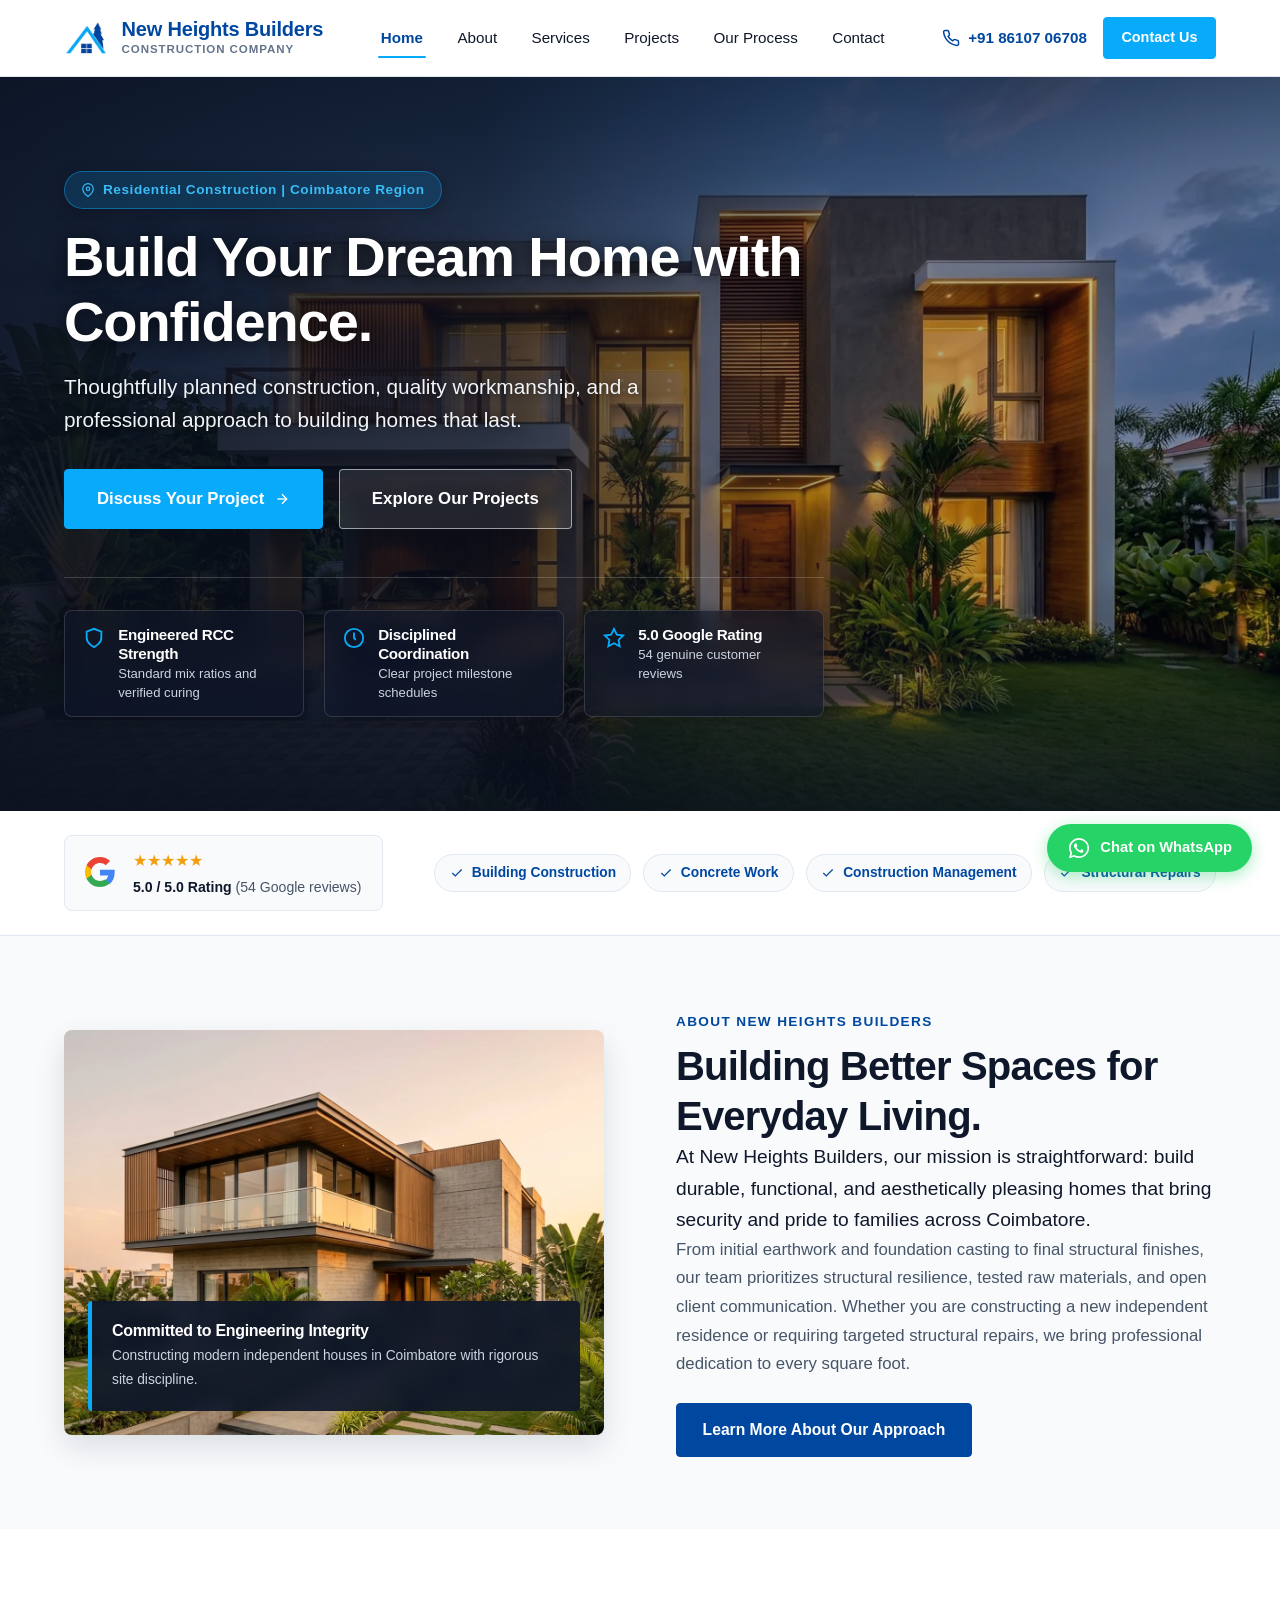
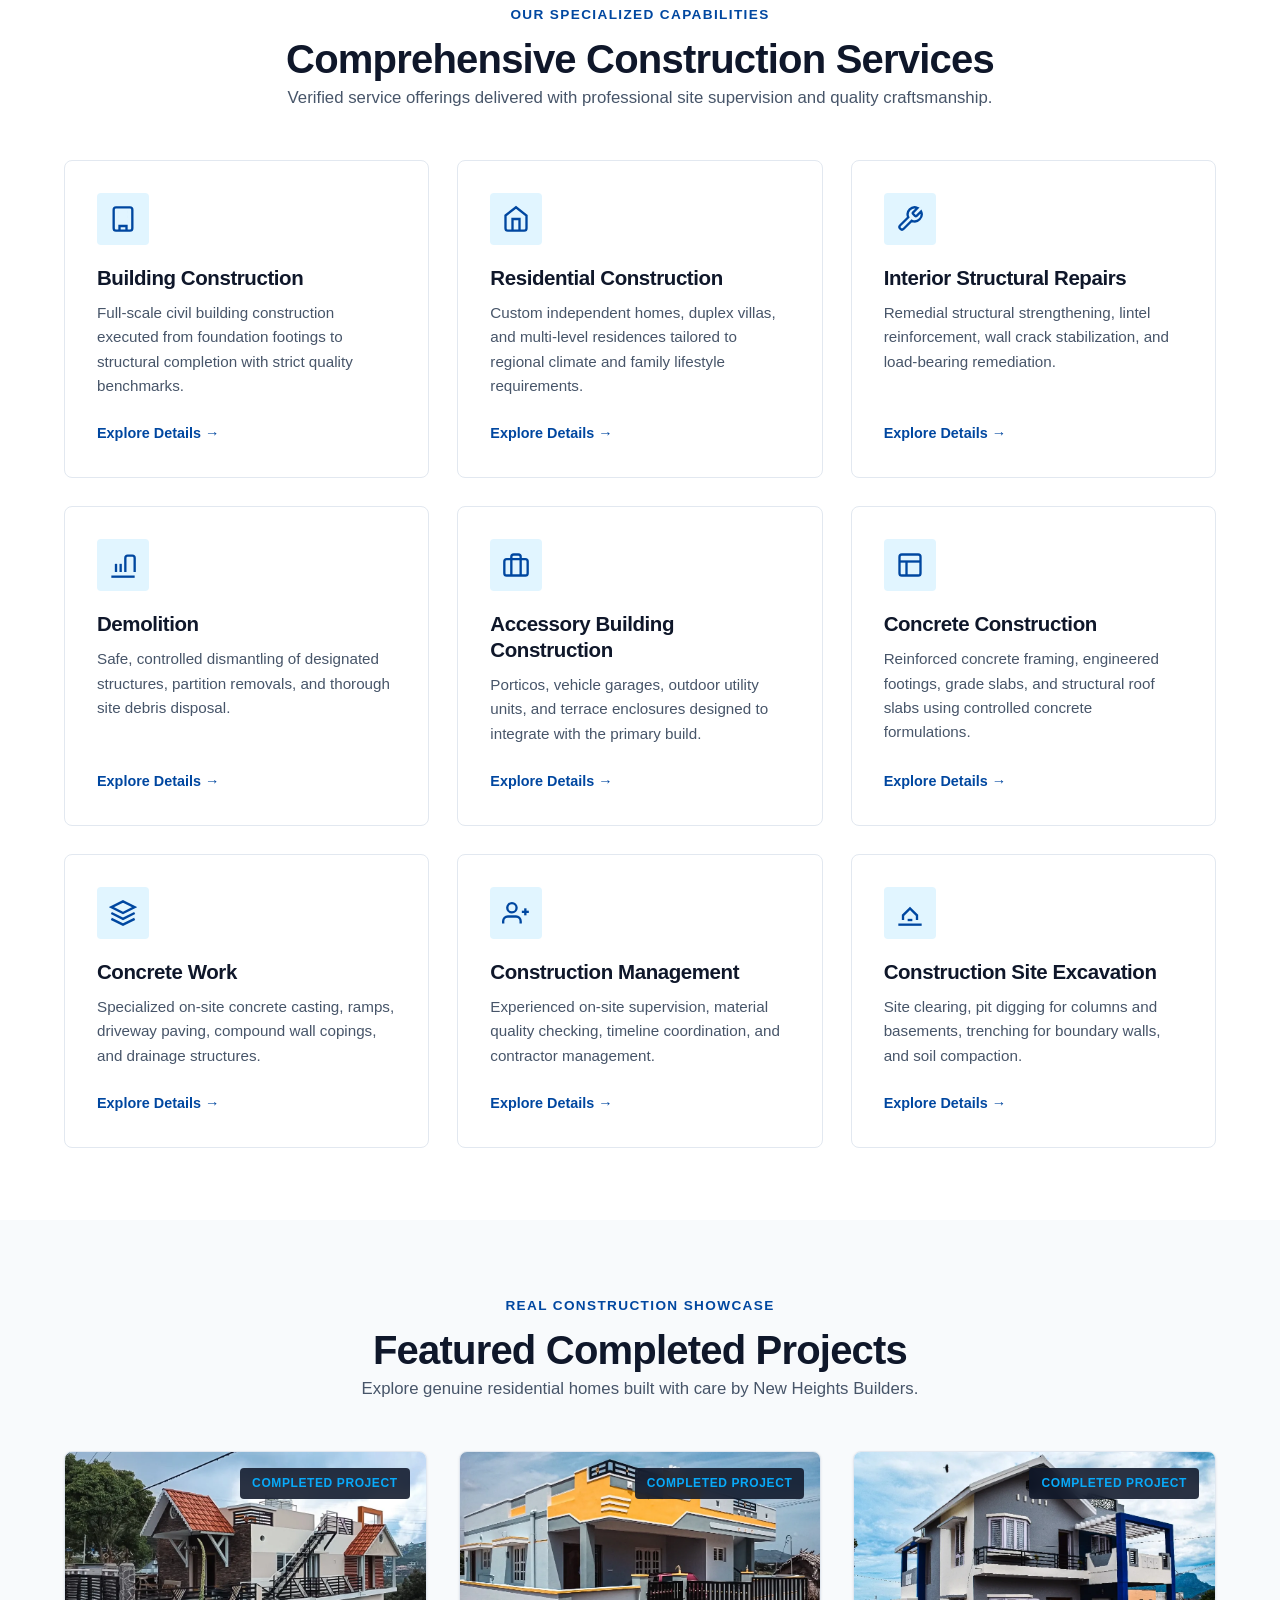
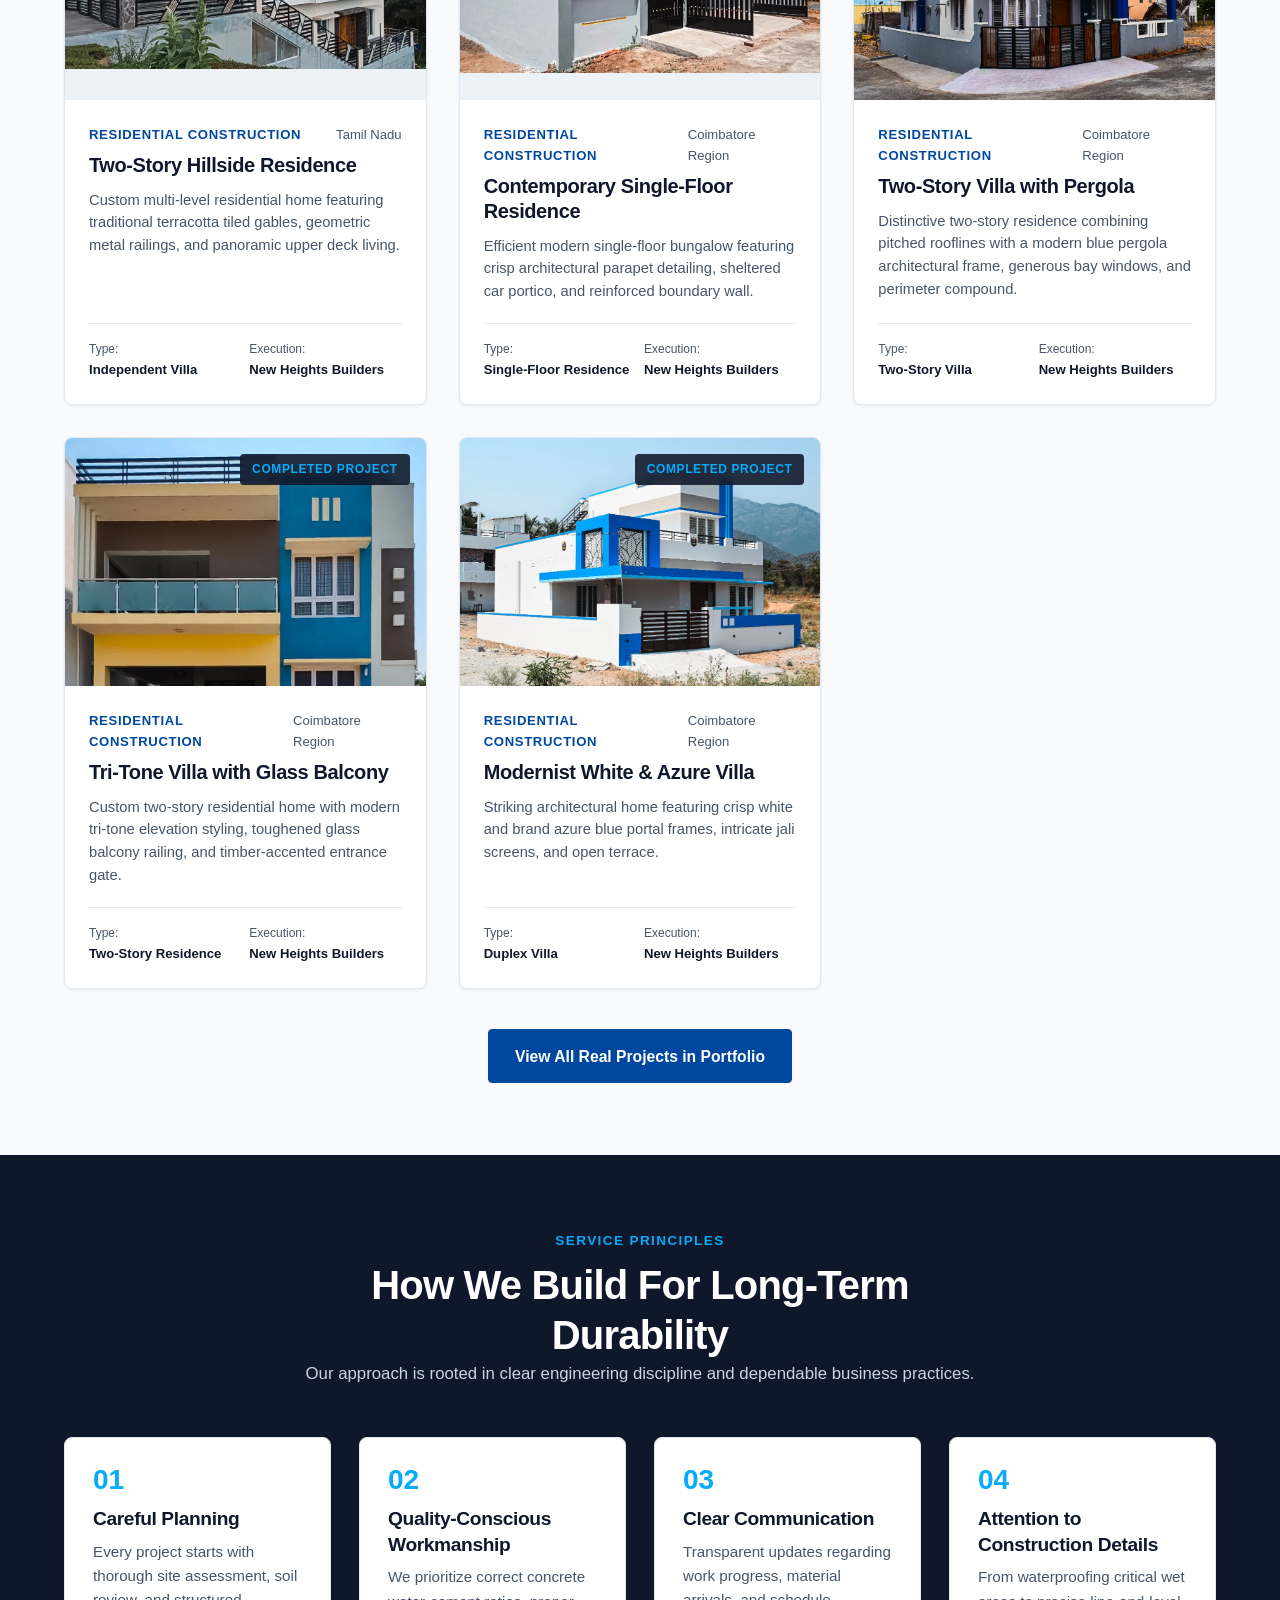
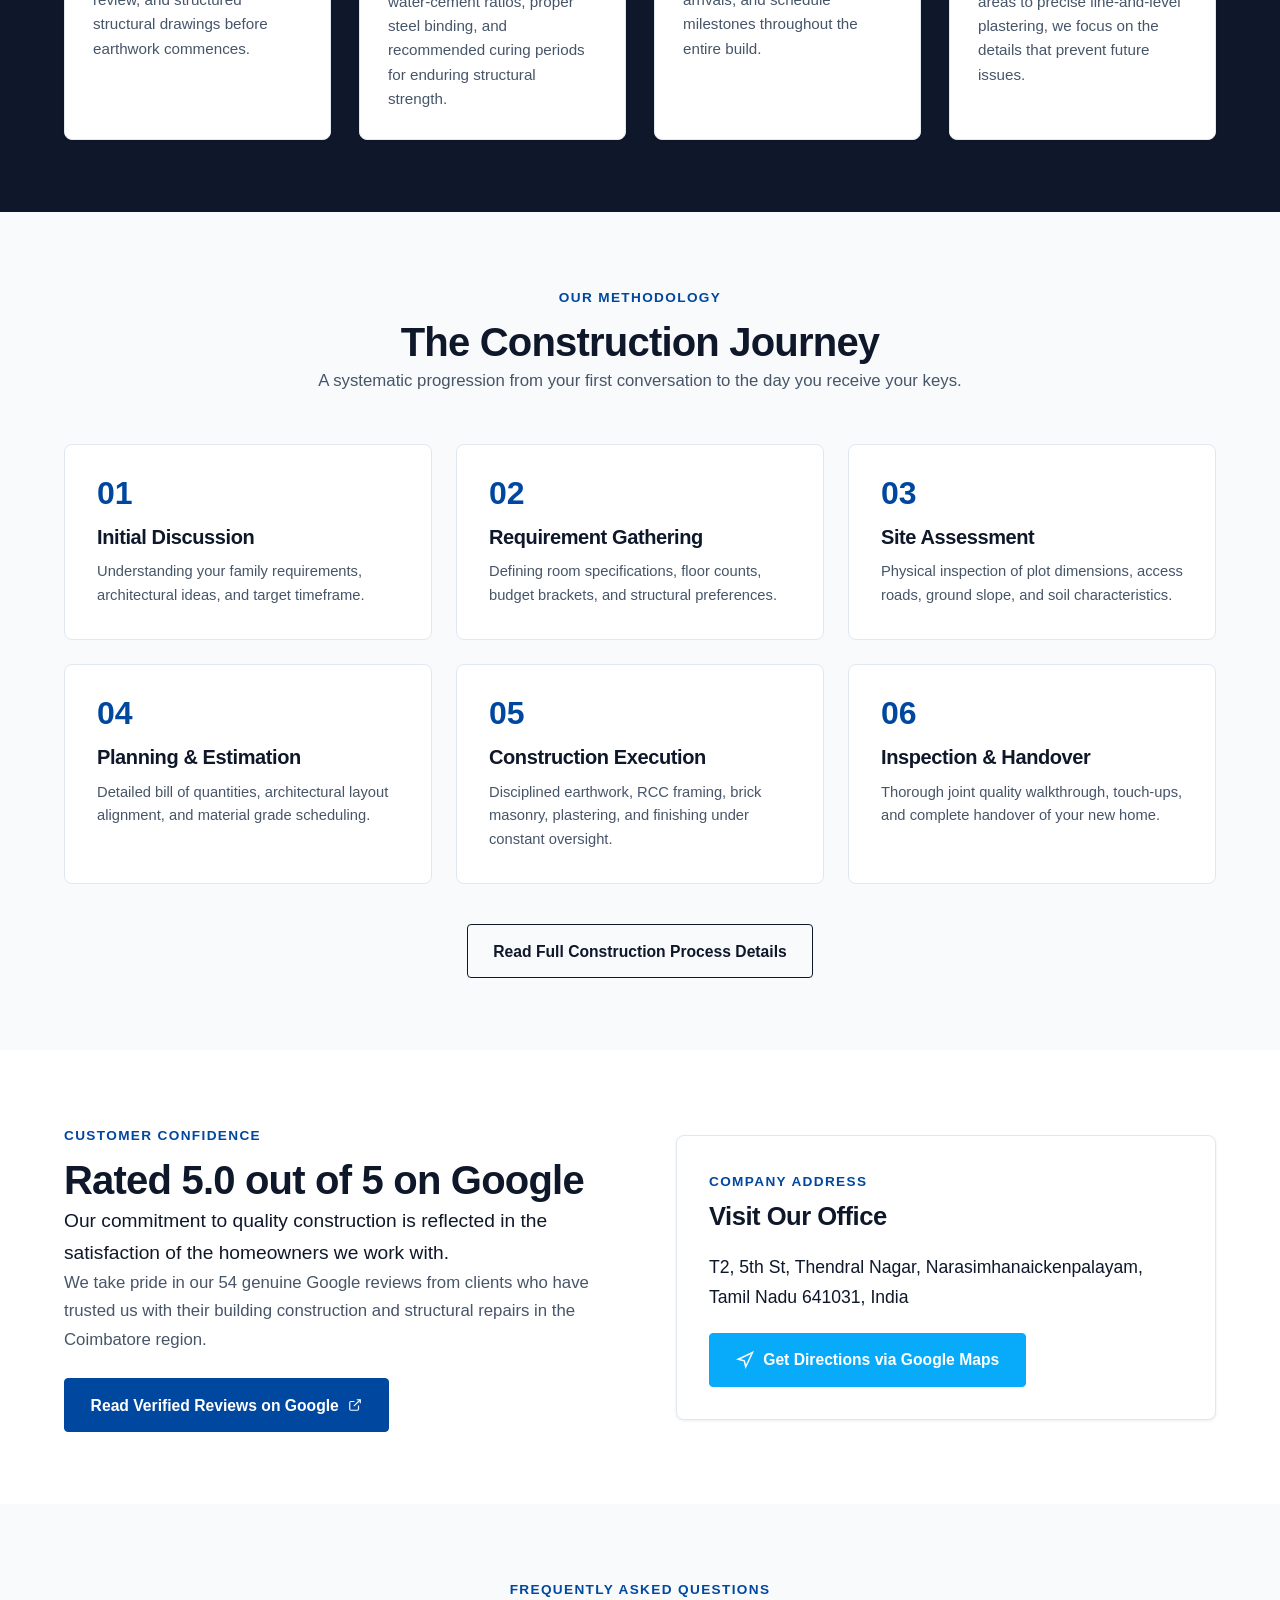
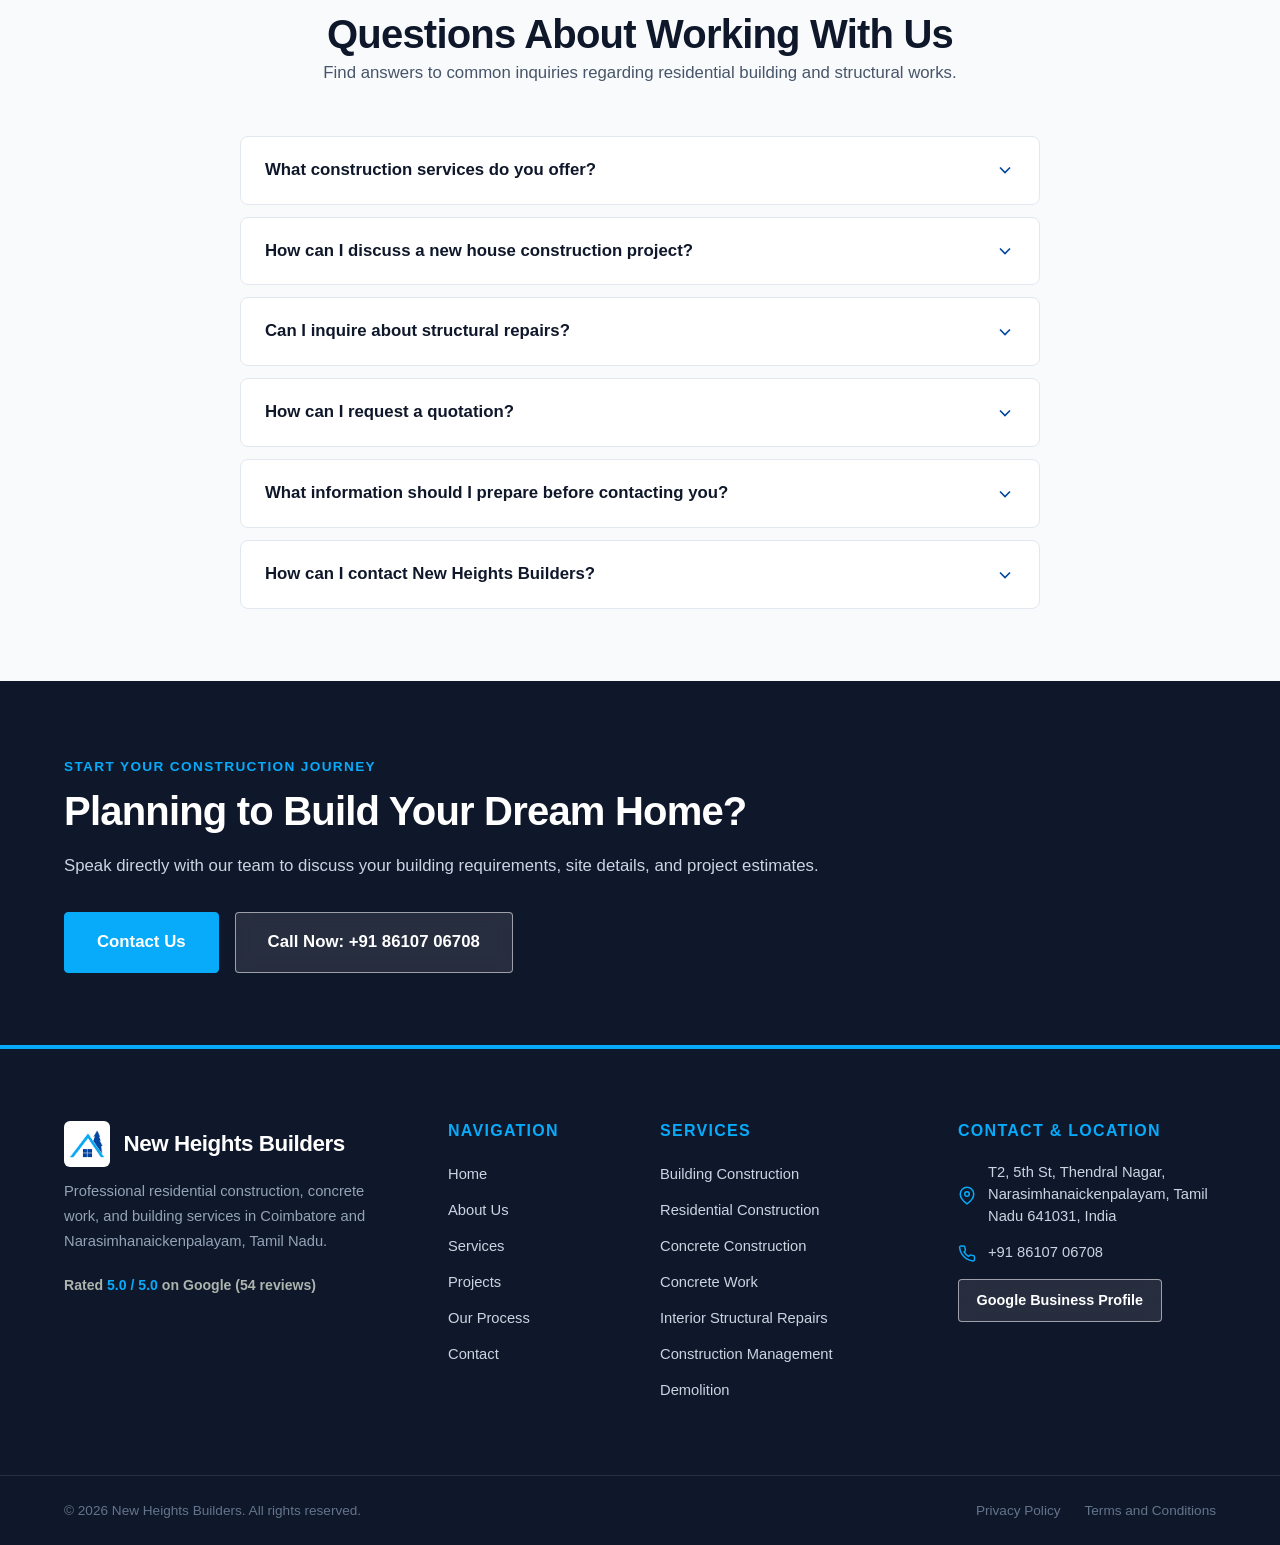
<file: index.html>
<!DOCTYPE html>
<html lang="en">

<head>
  <meta charset="UTF-8">
  <meta name="viewport" content="width=device-width, initial-scale=1.0">
  <title>New Heights Builders | Residential Construction in Coimbatore</title>
  <meta name="description"
    content="New Heights Builders provides quality residential building construction, concrete work, and structural repairs in Coimbatore and Narasimhanaickenpalayam. Rated 5.0 on Google.">
  <meta name="keywords"
    content="House construction in Coimbatore, Residential construction in Coimbatore, Building contractors in Coimbatore, Concrete construction services, Construction services in Narasimhanaickenpalayam">

  <!-- Open Graph / Social Media -->
  <meta property="og:type" content="website">
  <meta property="og:title" content="New Heights Builders | Residential Construction in Coimbatore">
  <meta property="og:description"
    content="Thoughtfully planned construction, quality workmanship, and a professional approach to building homes that last. Rated 5.0 out of 5 on Google.">
  <meta property="og:image" content="assets/images/og-image.jpg">

  <!-- Favicon -->
  <link rel="icon" type="image/png" href="assets/icons/favicon.png">
  <link rel="icon" type="image/svg+xml" href="assets/icons/favicon.svg">

  <!-- Stylesheets (Strictly relative paths for GitHub Pages) -->
  <link rel="stylesheet" href="css/styles.css">
  <link rel="stylesheet" href="css/responsive.css">

  <!-- Schema.org Structured Data -->
  <script type="application/ld+json">
  {
    "@context": "https://schema.org",
    "@type": "GeneralContractor",
    "name": "New Heights Builders",
    "telephone": "+918610706708",
    "address": {
      "@type": "PostalAddress",
      "streetAddress": "T2, 5th St, Thendral Nagar",
      "addressLocality": "Narasimhanaickenpalayam, Coimbatore",
      "addressRegion": "Tamil Nadu",
      "postalCode": "641031",
      "addressCountry": "IN"
    },
    "geo": {
      "@type": "GeoCoordinates",
      "latitude": 11.1128,
      "longitude": 76.9452
    },
    "aggregateRating": {
      "@type": "AggregateRating",
      "ratingValue": "5.0",
      "reviewCount": "54",
      "bestRating": "5",
      "worstRating": "1"
    },
    "priceRange": "$$"
  }
  </script>
</head>

<body>
  <!-- Skip to Main Content for Accessibility -->
  <a href="#main-content" class="skip-link">Skip to main content</a>

  <!-- Header -->
  <header class="site-header" role="banner">
    <div class="container header-inner">
      <a href="index.html" class="brand-link" aria-label="New Heights Builders - Return to homepage">
        <img src="assets/icons/logo.png" alt="New Heights Builders Logo" class="brand-logo-img" width="44" height="44">
        <div class="brand-meta">
          <span class="brand-name">New Heights Builders</span>
          <span class="brand-sub">Construction Company</span>
        </div>
      </a>

      <!-- Primary Navigation -->
      <nav id="primary-nav" class="nav-menu" role="navigation" aria-label="Main Navigation">
        <a href="index.html" class="nav-link active" aria-current="page">Home</a>
        <a href="about.html" class="nav-link">About</a>
        <a href="services.html" class="nav-link">Services</a>
        <a href="projects.html" class="nav-link">Projects</a>
        <a href="process.html" class="nav-link">Our Process</a>
        <a href="contact.html" class="nav-link">Contact</a>
      </nav>

      <div class="header-actions">
        <a href="tel:+918610706708" class="header-phone-link" data-config="phone-link"
          aria-label="Call New Heights Builders at +91 86107 06708">
          <svg width="18" height="18" viewBox="0 0 24 24" fill="none" stroke="currentColor" stroke-width="2"
            aria-hidden="true">
            <path
              d="M22 16.92v3a2 2 0 0 1-2.18 2 19.79 19.79 0 0 1-8.63-3.07 19.5 19.5 0 0 1-6-6 19.79 19.79 0 0 1-3.07-8.67A2 2 0 0 1 4.11 2h3a2 2 0 0 1 2 1.72 12.84 12.84 0 0 0 .7 2.81 2 2 0 0 1-.45 2.11L8.09 9.91a16 16 0 0 0 6 6l1.27-1.27a2 2 0 0 1 2.11-.45 12.84 12.84 0 0 0 2.81.7A2 2 0 0 1 22 16.92z">
            </path>
          </svg>
          <span data-config="phone">+91 86107 06708</span>
        </a>
        <a href="contact.html" class="btn btn-amber btn-sm">Contact Us</a>
        <button id="menu-toggle" class="menu-toggle" aria-expanded="false" aria-controls="primary-nav"
          aria-label="Open navigation menu">
          <svg class="menu-icon" viewBox="0 0 24 24" fill="none" stroke="currentColor" stroke-width="2"
            aria-hidden="true">
            <line x1="3" y1="12" x2="21" y2="12"></line>
            <line x1="3" y1="6" x2="21" y2="6"></line>
            <line x1="3" y1="18" x2="21" y2="18"></line>
          </svg>
        </button>
      </div>
    </div>
  </header>

  <main id="main-content">
    <!-- SECTION A: HERO -->
    <section class="hero" aria-labelledby="hero-heading">
      <div class="hero-backdrop">
        <picture>
          <source srcset="assets/images/hero-house.webp" type="image/webp">
          <img src="assets/images/hero-house.jpg"
            alt="Modern contemporary residential villa built with quality architectural construction" width="1600"
            height="900" fetchpriority="high">
        </picture>
        <div class="hero-gradient" aria-hidden="true"></div>
      </div>

      <div class="container hero-container">
        <div class="hero-content">
          <div class="hero-badge">
            <svg width="14" height="14" viewBox="0 0 24 24" fill="none" stroke="currentColor" stroke-width="2"
              aria-hidden="true">
              <path d="M21 10c0 7-9 13-9 13s-9-6-9-13a9 9 0 0 1 18 0z"></path>
              <circle cx="12" cy="10" r="3"></circle>
            </svg>
            <span>Residential Construction | Coimbatore Region</span>
          </div>

          <h1 id="hero-heading" class="hero-title">Build Your Dream Home with Confidence.</h1>
          <p class="hero-desc">Thoughtfully planned construction, quality workmanship, and a professional approach to
            building homes that last.</p>

          <div class="btn-group">
            <a href="contact.html" class="btn btn-amber btn-lg">
              <span>Discuss Your Project</span>
              <span class="btn-icon">
                <svg width="16" height="16" viewBox="0 0 24 24" fill="none" stroke="currentColor" stroke-width="2"
                  aria-hidden="true">
                  <line x1="5" y1="12" x2="19" y2="12"></line>
                  <polyline points="12 5 19 12 12 19"></polyline>
                </svg>
              </span>
            </a>
            <a href="projects.html" class="btn btn-outline-light btn-lg">Explore Our Projects</a>
          </div>

          <div class="hero-features">
            <div class="hero-feat-item">
              <div class="hero-feat-icon">
                <svg width="22" height="22" viewBox="0 0 24 24" fill="none" stroke="currentColor" stroke-width="2"
                  aria-hidden="true">
                  <path d="M12 22s8-4 8-10V5l-8-3-8 3v7c0 6 8 10 8 10z"></path>
                </svg>
              </div>
              <div class="hero-feat-text">
                <h4>Engineered RCC Strength</h4>
                <p>Standard mix ratios and verified curing</p>
              </div>
            </div>
            <div class="hero-feat-item">
              <div class="hero-feat-icon">
                <svg width="22" height="22" viewBox="0 0 24 24" fill="none" stroke="currentColor" stroke-width="2"
                  aria-hidden="true">
                  <circle cx="12" cy="12" r="10"></circle>
                  <polyline points="12 6 12 12 14 14"></polyline>
                </svg>
              </div>
              <div class="hero-feat-text">
                <h4>Disciplined Coordination</h4>
                <p>Clear project milestone schedules</p>
              </div>
            </div>
            <div class="hero-feat-item">
              <div class="hero-feat-icon">
                <svg width="22" height="22" viewBox="0 0 24 24" fill="none" stroke="currentColor" stroke-width="2"
                  aria-hidden="true">
                  <polygon
                    points="12 2 15.09 8.26 22 9.27 17 14.14 18.18 21.02 12 17.77 5.82 21.02 7 14.14 2 9.27 8.91 8.26 12 2">
                  </polygon>
                </svg>
              </div>
              <div class="hero-feat-text">
                <h4>5.0 Google Rating</h4>
                <p>54 genuine customer reviews</p>
              </div>
            </div>
          </div>
        </div>
      </div>
    </section>

    <!-- SECTION B: BUSINESS HIGHLIGHTS & GOOGLE RATING -->
    <section class="trust-bar" aria-label="Business Highlights">
      <div class="container trust-inner">
        <!-- Google rating box -->
        <a href="https://maps.google.com/?q=New+Heights+Builders+Narasimhanaickenpalayam+Coimbatore" target="_blank"
          rel="noopener noreferrer" class="google-review-badge" data-config="google-url"
          aria-label="Read genuine 5.0 Google reviews for New Heights Builders">
          <div class="google-logo-box">
            <svg viewBox="0 0 24 24" width="30" height="30" aria-hidden="true">
              <path fill="#4285F4"
                d="M23.745 12.27c0-.7-.06-1.4-.19-2.07H12v4.51h6.6c-.29 1.52-1.14 2.82-2.4 3.68v3.05h3.88c2.27-2.09 3.665-5.17 3.665-9.17z" />
              <path fill="#34A853"
                d="M12 24c3.24 0 5.95-1.08 7.93-2.91l-3.88-3.05c-1.08.72-2.45 1.16-4.05 1.16-3.12 0-5.77-2.1-6.72-4.93H1.25v3.15C3.26 21.36 7.33 24 12 24z" />
              <path fill="#FBBC05"
                d="M5.28 14.27c-.25-.72-.38-1.49-.38-2.27s.13-1.55.38-2.27V6.58H1.25C.45 8.16 0 9.94 0 12s.45 3.84 1.25 5.42l4.03-3.15z" />
              <path fill="#EA4335"
                d="M12 4.75c1.77 0 3.35.61 4.6 1.8l3.42-3.42C17.95 1.19 15.24 0 12 0 7.33 0 3.26 2.64 1.25 6.58l4.03 3.15c.95-2.83 3.6-4.98 6.72-4.98z" />
            </svg>
          </div>
          <div>
            <div class="google-stars" aria-hidden="true">
              ★★★★★
            </div>
            <div class="google-meta">
              <strong data-config="google-rating">5.0</strong> / 5.0 Rating <span>(<span
                  data-config="google-reviews">54</span> Google reviews)</span>
            </div>
          </div>
        </a>

        <!-- Highlight pills -->
        <div class="highlights-pill-group">
          <span class="highlight-pill">
            <svg width="14" height="14" viewBox="0 0 24 24" fill="none" stroke="currentColor" stroke-width="2"
              aria-hidden="true">
              <polyline points="20 6 9 17 4 12"></polyline>
            </svg>
            Building Construction
          </span>
          <span class="highlight-pill">
            <svg width="14" height="14" viewBox="0 0 24 24" fill="none" stroke="currentColor" stroke-width="2"
              aria-hidden="true">
              <polyline points="20 6 9 17 4 12"></polyline>
            </svg>
            Concrete Work
          </span>
          <span class="highlight-pill">
            <svg width="14" height="14" viewBox="0 0 24 24" fill="none" stroke="currentColor" stroke-width="2"
              aria-hidden="true">
              <polyline points="20 6 9 17 4 12"></polyline>
            </svg>
            Construction Management
          </span>
          <span class="highlight-pill">
            <svg width="14" height="14" viewBox="0 0 24 24" fill="none" stroke="currentColor" stroke-width="2"
              aria-hidden="true">
              <polyline points="20 6 9 17 4 12"></polyline>
            </svg>
            Structural Repairs
          </span>
        </div>
      </div>
    </section>

    <!-- SECTION C: ABOUT INTRODUCTION -->
    <section class="section" aria-labelledby="about-intro-heading">
      <div class="container">
        <div class="split-grid">
          <div class="split-image-wrap">
            <picture>
              <source srcset="assets/images/about-house.webp" type="image/webp">
              <img src="assets/images/about-house.jpg"
                alt="Architectural design and structural concrete craftsmanship by New Heights Builders" loading="lazy"
                width="800" height="600">
            </picture>
            <div class="split-overlay-card">
              <h4>Committed to Engineering Integrity</h4>
              <p>Constructing modern independent houses in Coimbatore with rigorous site discipline.</p>
            </div>
          </div>

          <div class="split-content">
            <span class="eyebrow">About New Heights Builders</span>
            <h2 id="about-intro-heading">Building Better Spaces for Everyday Living.</h2>
            <p class="lead">At New Heights Builders, our mission is straightforward: build durable, functional, and
              aesthetically pleasing homes that bring security and pride to families across Coimbatore.</p>
            <p>From initial earthwork and foundation casting to final structural finishes, our team prioritizes
              structural resilience, tested raw materials, and open client communication. Whether you are constructing a
              new independent residence or requiring targeted structural repairs, we bring professional dedication to
              every square foot.</p>
            <div style="margin-top: 1.5rem;">
              <a href="about.html" class="btn btn-primary">Learn More About Our Approach</a>
            </div>
          </div>
        </div>
      </div>
    </section>

    <!-- SECTION D: CONFIRMED SERVICES -->
    <section class="section section-alt" aria-labelledby="services-heading">
      <div class="container">
        <div class="section-header text-center">
          <span class="eyebrow">Our Specialized Capabilities</span>
          <h2 id="services-heading">Comprehensive Construction Services</h2>
          <p>Verified service offerings delivered with professional site supervision and quality craftsmanship.</p>
        </div>

        <div class="services-grid">
          <!-- 1. Building Construction -->
          <article class="service-card">
            <div class="service-icon-box" aria-hidden="true">
              <svg width="28" height="28" viewBox="0 0 24 24" fill="none" stroke="currentColor" stroke-width="2">
                <rect x="4" y="2" width="16" height="20" rx="2" ry="2"></rect>
                <path d="M9 22v-4h6v4"></path>
                <path d="M8 6h.01"></path>
                <path d="M16 6h.01"></path>
                <path d="M8 10h.01"></path>
                <path d="M16 10h.01"></path>
                <path d="M8 14h.01"></path>
                <path d="M16 14h.01"></path>
              </svg>
            </div>
            <h3>Building Construction</h3>
            <p>Full-scale civil building construction executed from foundation footings to structural completion with
              strict quality benchmarks.</p>
            <a href="services.html#building-construction" class="service-card-link">Explore Details →</a>
          </article>

          <!-- 2. Residential Construction -->
          <article class="service-card">
            <div class="service-icon-box" aria-hidden="true">
              <svg width="28" height="28" viewBox="0 0 24 24" fill="none" stroke="currentColor" stroke-width="2">
                <path d="M3 9l9-7 9 7v11a2 2 0 0 1-2 2H5a2 2 0 0 1-2-2z"></path>
                <polyline points="9 22 9 12 15 12 15 22"></polyline>
              </svg>
            </div>
            <h3>Residential Construction</h3>
            <p>Custom independent homes, duplex villas, and multi-level residences tailored to regional climate and
              family lifestyle requirements.</p>
            <a href="services.html#residential-construction" class="service-card-link">Explore Details →</a>
          </article>

          <!-- 3. Interior Structural Repairs -->
          <article class="service-card">
            <div class="service-icon-box" aria-hidden="true">
              <svg width="28" height="28" viewBox="0 0 24 24" fill="none" stroke="currentColor" stroke-width="2">
                <path
                  d="M14.7 6.3a1 1 0 0 0 0 1.4l1.6 1.6a1 1 0 0 0 1.4 0l3.77-3.77a6 6 0 0 1-7.94 7.94l-6.91 6.91a2.12 2.12 0 0 1-3-3l6.91-6.91a6 6 0 0 1 7.94-7.94l-3.76 3.76z">
                </path>
              </svg>
            </div>
            <h3>Interior Structural Repairs</h3>
            <p>Remedial structural strengthening, lintel reinforcement, wall crack stabilization, and load-bearing
              remediation.</p>
            <a href="services.html#interior-structural-repairs" class="service-card-link">Explore Details →</a>
          </article>

          <!-- 4. Demolition -->
          <article class="service-card">
            <div class="service-icon-box" aria-hidden="true">
              <svg width="28" height="28" viewBox="0 0 24 24" fill="none" stroke="currentColor" stroke-width="2">
                <line x1="2" y1="22" x2="22" y2="22"></line>
                <line x1="6" y1="18" x2="6" y2="11"></line>
                <line x1="10" y1="18" x2="10" y2="11"></line>
                <path d="M14 18V6a2 2 0 0 1 2-2h4a2 2 0 0 1 2 2v12"></path>
              </svg>
            </div>
            <h3>Demolition</h3>
            <p>Safe, controlled dismantling of designated structures, partition removals, and thorough site debris
              disposal.</p>
            <a href="services.html#demolition" class="service-card-link">Explore Details →</a>
          </article>

          <!-- 5. Accessory Building Construction -->
          <article class="service-card">
            <div class="service-icon-box" aria-hidden="true">
              <svg width="28" height="28" viewBox="0 0 24 24" fill="none" stroke="currentColor" stroke-width="2">
                <rect x="2" y="7" width="20" height="14" rx="2" ry="2"></rect>
                <path d="M16 21V5a2 2 0 0 0-2-2h-4a2 2 0 0 0-2 2v16"></path>
              </svg>
            </div>
            <h3>Accessory Building Construction</h3>
            <p>Porticos, vehicle garages, outdoor utility units, and terrace enclosures designed to integrate with the
              primary build.</p>
            <a href="services.html#accessory-building-construction" class="service-card-link">Explore Details →</a>
          </article>

          <!-- 6. Concrete Construction -->
          <article class="service-card">
            <div class="service-icon-box" aria-hidden="true">
              <svg width="28" height="28" viewBox="0 0 24 24" fill="none" stroke="currentColor" stroke-width="2">
                <rect x="3" y="3" width="18" height="18" rx="2"></rect>
                <line x1="3" y1="9" x2="21" y2="9"></line>
                <line x1="9" y1="21" x2="9" y2="9"></line>
              </svg>
            </div>
            <h3>Concrete Construction</h3>
            <p>Reinforced concrete framing, engineered footings, grade slabs, and structural roof slabs using controlled
              concrete formulations.</p>
            <a href="services.html#concrete-construction" class="service-card-link">Explore Details →</a>
          </article>

          <!-- 7. Concrete Work -->
          <article class="service-card">
            <div class="service-icon-box" aria-hidden="true">
              <svg width="28" height="28" viewBox="0 0 24 24" fill="none" stroke="currentColor" stroke-width="2">
                <path d="M12 2L2 7l10 5 10-5-10-5z"></path>
                <path d="M2 17l10 5 10-5"></path>
                <path d="M2 12l10 5 10-5"></path>
              </svg>
            </div>
            <h3>Concrete Work</h3>
            <p>Specialized on-site concrete casting, ramps, driveway paving, compound wall copings, and drainage
              structures.</p>
            <a href="services.html#concrete-work" class="service-card-link">Explore Details →</a>
          </article>

          <!-- 8. Construction Management -->
          <article class="service-card">
            <div class="service-icon-box" aria-hidden="true">
              <svg width="28" height="28" viewBox="0 0 24 24" fill="none" stroke="currentColor" stroke-width="2">
                <path d="M16 21v-2a4 4 0 0 0-4-4H5a4 4 0 0 0-4 4v2"></path>
                <circle cx="8.5" cy="7.5" r="4"></circle>
                <line x1="20" y1="8" x2="20" y2="14"></line>
                <line x1="23" y1="11" x2="17" y2="11"></line>
              </svg>
            </div>
            <h3>Construction Management</h3>
            <p>Experienced on-site supervision, material quality checking, timeline coordination, and contractor
              management.</p>
            <a href="services.html#construction-management" class="service-card-link">Explore Details →</a>
          </article>

          <!-- 9. Construction Site Excavation -->
          <article class="service-card">
            <div class="service-icon-box" aria-hidden="true">
              <svg width="28" height="28" viewBox="0 0 24 24" fill="none" stroke="currentColor" stroke-width="2">
                <path d="M2 22h20"></path>
                <path d="M6 18v-4l6-6 6 6v4"></path>
                <path d="M10 18h4"></path>
              </svg>
            </div>
            <h3>Construction Site Excavation</h3>
            <p>Site clearing, pit digging for columns and basements, trenching for boundary walls, and soil compaction.
            </p>
            <a href="services.html#construction-site-excavation" class="service-card-link">Explore Details →</a>
          </article>
        </div>
      </div>
    </section>

    <!-- SECTION E: FEATURED REAL PROJECTS -->
    <section class="section" aria-labelledby="featured-projects-heading">
      <div class="container">
        <div class="section-header text-center">
          <span class="eyebrow">Real Construction Showcase</span>
          <h2 id="featured-projects-heading">Featured Completed Projects</h2>
          <p>Explore genuine residential homes built with care by New Heights Builders.</p>
        </div>

        <div class="projects-grid">
          <!-- Real Project 1 -->
          <article class="project-card">
            <div class="project-media">
              <picture>
                <source srcset="assets/images/project-01.webp" type="image/webp">
                <img src="assets/images/project-01.jpg"
                  alt="Two-story hillside residence with terracotta tile gables built by New Heights Builders"
                  loading="lazy" width="600" height="420">
              </picture>
              <span class="project-badge">Completed Project</span>
            </div>
            <div class="project-body">
              <div class="project-meta">
                <span class="project-category">Residential Construction</span>
                <span class="project-loc">Tamil Nadu</span>
              </div>
              <h3 class="project-title">Two-Story Hillside Residence</h3>
              <p class="project-desc">Custom multi-level residential home featuring traditional terracotta tiled gables,
                geometric metal railings, and panoramic upper deck living.</p>
              <div class="project-specs">
                <div class="spec-item"><span class="spec-label">Type:</span><span class="spec-val">Independent
                    Villa</span></div>
                <div class="spec-item"><span class="spec-label">Execution:</span><span class="spec-val">New Heights
                    Builders</span></div>
              </div>
            </div>
          </article>

          <!-- Real Project 2 -->
          <article class="project-card">
            <div class="project-media">
              <picture>
                <source srcset="assets/images/project-02.webp" type="image/webp">
                <img src="assets/images/project-02.jpg"
                  alt="Contemporary single-floor home with ochre parapet built by New Heights Builders" loading="lazy"
                  width="600" height="420">
              </picture>
              <span class="project-badge">Completed Project</span>
            </div>
            <div class="project-body">
              <div class="project-meta">
                <span class="project-category">Residential Construction</span>
                <span class="project-loc">Coimbatore Region</span>
              </div>
              <h3 class="project-title">Contemporary Single-Floor Residence</h3>
              <p class="project-desc">Efficient modern single-floor bungalow featuring crisp architectural parapet
                detailing, sheltered car portico, and reinforced boundary wall.</p>
              <div class="project-specs">
                <div class="spec-item"><span class="spec-label">Type:</span><span class="spec-val">Single-Floor
                    Residence</span></div>
                <div class="spec-item"><span class="spec-label">Execution:</span><span class="spec-val">New Heights
                    Builders</span></div>
              </div>
            </div>
          </article>

          <!-- Real Project 5 -->
          <article class="project-card">
            <div class="project-media">
              <picture>
                <source srcset="assets/images/project-05.webp" type="image/webp">
                <img src="assets/images/project-05.jpg"
                  alt="Contemporary villa with royal blue pergola portal built by New Heights Builders" loading="lazy"
                  width="600" height="420">
              </picture>
              <span class="project-badge">Completed Project</span>
            </div>
            <div class="project-body">
              <div class="project-meta">
                <span class="project-category">Residential Construction</span>
                <span class="project-loc">Coimbatore Region</span>
              </div>
              <h3 class="project-title">Two-Story Villa with Pergola</h3>
              <p class="project-desc">Distinctive two-story residence combining pitched rooflines with a modern blue
                pergola architectural frame, generous bay windows, and perimeter compound.</p>
              <div class="project-specs">
                <div class="spec-item"><span class="spec-label">Type:</span><span class="spec-val">Two-Story
                    Villa</span></div>
                <div class="spec-item"><span class="spec-label">Execution:</span><span class="spec-val">New Heights
                    Builders</span></div>
              </div>
            </div>
          </article>

          <!-- Real Project 6 -->
          <article class="project-card">
            <div class="project-media">
              <picture>
                <source srcset="assets/images/project-06.webp" type="image/webp">
                <img src="assets/images/project-06.jpg"
                  alt="Contemporary two-story house with azure blue and yellow elevation accents built by New Heights Builders"
                  loading="lazy" width="600" height="420">
              </picture>
              <span class="project-badge">Completed Project</span>
            </div>
            <div class="project-body">
              <div class="project-meta">
                <span class="project-category">Residential Construction</span>
                <span class="project-loc">Coimbatore Region</span>
              </div>
              <h3 class="project-title">Tri-Tone Villa with Glass Balcony</h3>
              <p class="project-desc">Custom two-story residential home with modern tri-tone elevation styling,
                toughened glass balcony railing, and timber-accented entrance gate.</p>
              <div class="project-specs">
                <div class="spec-item"><span class="spec-label">Type:</span><span class="spec-val">Two-Story
                    Residence</span></div>
                <div class="spec-item"><span class="spec-label">Execution:</span><span class="spec-val">New Heights
                    Builders</span></div>
              </div>
            </div>
          </article>

          <!-- Real Project 7 -->
          <article class="project-card">
            <div class="project-media">
              <picture>
                <source srcset="assets/images/project-07.webp" type="image/webp">
                <img src="assets/images/project-07.jpg"
                  alt="Modernist white and azure blue villa with cuboid architectural frame built by New Heights Builders"
                  loading="lazy" width="600" height="420">
              </picture>
              <span class="project-badge">Completed Project</span>
            </div>
            <div class="project-body">
              <div class="project-meta">
                <span class="project-category">Residential Construction</span>
                <span class="project-loc">Coimbatore Region</span>
              </div>
              <h3 class="project-title">Modernist White & Azure Villa</h3>
              <p class="project-desc">Striking architectural home featuring crisp white and brand azure blue portal
                frames, intricate jali screens, and open terrace.</p>
              <div class="project-specs">
                <div class="spec-item"><span class="spec-label">Type:</span><span class="spec-val">Duplex Villa</span>
                </div>
                <div class="spec-item"><span class="spec-label">Execution:</span><span class="spec-val">New Heights
                    Builders</span></div>
              </div>
            </div>
          </article>
        </div>

        <div style="text-align: center; margin-top: 2.5rem;">
          <a href="projects.html" class="btn btn-primary">View All Real Projects in Portfolio</a>
        </div>
      </div>
    </section>

    <!-- SECTION F: WHY CHOOSE US -->
    <section class="section section-dark" aria-labelledby="principles-heading">
      <div class="container">
        <div class="section-header text-center">
          <span class="eyebrow eyebrow-light">Service Principles</span>
          <h2 id="principles-heading">How We Build For Long-Term Durability</h2>
          <p>Our approach is rooted in clear engineering discipline and dependable business practices.</p>
        </div>

        <div class="principles-grid">
          <div class="principle-card">
            <div class="principle-number">01</div>
            <h3>Careful Planning</h3>
            <p>Every project starts with thorough site assessment, soil review, and structured structural drawings
              before earthwork commences.</p>
          </div>
          <div class="principle-card">
            <div class="principle-number">02</div>
            <h3>Quality-Conscious Workmanship</h3>
            <p>We prioritize correct concrete water-cement ratios, proper steel binding, and recommended curing periods
              for enduring structural strength.</p>
          </div>
          <div class="principle-card">
            <div class="principle-number">03</div>
            <h3>Clear Communication</h3>
            <p>Transparent updates regarding work progress, material arrivals, and schedule milestones throughout the
              entire build.</p>
          </div>
          <div class="principle-card">
            <div class="principle-number">04</div>
            <h3>Attention to Construction Details</h3>
            <p>From waterproofing critical wet areas to precise line-and-level plastering, we focus on the details that
              prevent future issues.</p>
          </div>
        </div>
      </div>
    </section>

    <!-- SECTION G: CONSTRUCTION PROCESS SUMMARY -->
    <section class="section" aria-labelledby="process-heading">
      <div class="container">
        <div class="section-header text-center">
          <span class="eyebrow">Our Methodology</span>
          <h2 id="process-heading">The Construction Journey</h2>
          <p>A systematic progression from your first conversation to the day you receive your keys.</p>
        </div>

        <div class="process-timeline">
          <div class="process-step-card">
            <div class="step-header">
              <span class="step-num">01</span>
            </div>
            <h3>Initial Discussion</h3>
            <p>Understanding your family requirements, architectural ideas, and target timeframe.</p>
          </div>

          <div class="process-step-card">
            <div class="step-header">
              <span class="step-num">02</span>
            </div>
            <h3>Requirement Gathering</h3>
            <p>Defining room specifications, floor counts, budget brackets, and structural preferences.</p>
          </div>

          <div class="process-step-card">
            <div class="step-header">
              <span class="step-num">03</span>
            </div>
            <h3>Site Assessment</h3>
            <p>Physical inspection of plot dimensions, access roads, ground slope, and soil characteristics.</p>
          </div>

          <div class="process-step-card">
            <div class="step-header">
              <span class="step-num">04</span>
            </div>
            <h3>Planning & Estimation</h3>
            <p>Detailed bill of quantities, architectural layout alignment, and material grade scheduling.</p>
          </div>

          <div class="process-step-card">
            <div class="step-header">
              <span class="step-num">05</span>
            </div>
            <h3>Construction Execution</h3>
            <p>Disciplined earthwork, RCC framing, brick masonry, plastering, and finishing under constant oversight.
            </p>
          </div>

          <div class="process-step-card">
            <div class="step-header">
              <span class="step-num">06</span>
            </div>
            <h3>Inspection & Handover</h3>
            <p>Thorough joint quality walkthrough, touch-ups, and complete handover of your new home.</p>
          </div>
        </div>

        <div style="text-align: center; margin-top: 2.5rem;">
          <a href="process.html" class="btn btn-secondary">Read Full Construction Process Details</a>
        </div>
      </div>
    </section>

    <!-- SECTION H & I: GOOGLE REVIEWS & SERVICE AREA / DIRECTIONS -->
    <section class="section section-alt" aria-labelledby="reviews-location-heading">
      <div class="container">
        <div class="split-grid">
          <!-- Google Reviews Info -->
          <div>
            <span class="eyebrow">Customer Confidence</span>
            <h2 id="reviews-location-heading">Rated 5.0 out of 5 on Google</h2>
            <p class="lead">Our commitment to quality construction is reflected in the satisfaction of the homeowners we
              work with.</p>
            <p>We take pride in our 54 genuine Google reviews from clients who have trusted us with their building
              construction and structural repairs in the Coimbatore region.</p>
            <div style="margin-top: 1.5rem;">
              <a href="https://maps.google.com/?q=New+Heights+Builders+Narasimhanaickenpalayam+Coimbatore"
                target="_blank" rel="noopener noreferrer" class="btn btn-primary" data-config="google-url">
                <span>Read Verified Reviews on Google</span>
                <span class="btn-icon">
                  <svg width="14" height="14" viewBox="0 0 24 24" fill="none" stroke="currentColor" stroke-width="2"
                    aria-hidden="true">
                    <path d="M18 13v6a2 2 0 0 1-2 2H5a2 2 0 0 1-2-2V8a2 2 0 0 1 2-2h6"></path>
                    <polyline points="15 3 21 3 21 9"></polyline>
                    <line x1="10" y1="14" x2="21" y2="3"></line>
                  </svg>
                </span>
              </a>
            </div>
          </div>

          <!-- Location & Directions -->
          <div class="location-card">
            <div>
              <span class="eyebrow">Company Address</span>
              <h3>Visit Our Office</h3>
            </div>
            <address class="location-address" data-config="address">
              T2, 5th St, Thendral Nagar,<br>
              Narasimhanaickenpalayam,<br>
              Tamil Nadu 641031, India
            </address>
            <div>
              <a href="https://www.google.com/maps/dir/?api=1&destination=T2,+5th+St,+Thendral+Nagar,+Narasimhanaickenpalayam,+Tamil+Nadu+641031,+India"
                target="_blank" rel="noopener noreferrer" class="btn btn-amber" data-config="directions-url">
                <svg width="18" height="18" viewBox="0 0 24 24" fill="none" stroke="currentColor" stroke-width="2"
                  aria-hidden="true">
                  <polygon points="3 11 22 2 13 21 11 13 3 11"></polygon>
                </svg>
                <span>Get Directions via Google Maps</span>
              </a>
            </div>
          </div>
        </div>
      </div>
    </section>

    <!-- SECTION J: FAQ (ACCESSIBLE ACCORDION) -->
    <section class="section" aria-labelledby="faq-heading">
      <div class="container">
        <div class="section-header text-center">
          <span class="eyebrow">Frequently Asked Questions</span>
          <h2 id="faq-heading">Questions About Working With Us</h2>
          <p>Find answers to common inquiries regarding residential building and structural works.</p>
        </div>

        <div class="accordion-list" role="region" aria-label="Frequently Asked Questions Accordion">
          <!-- FAQ 1 -->
          <div class="accordion-item">
            <button class="accordion-trigger" aria-expanded="false" aria-controls="faq-panel-1" id="faq-trigger-1">
              <span>What construction services do you offer?</span>
              <svg class="accordion-icon" viewBox="0 0 24 24" fill="none" stroke="currentColor" stroke-width="2"
                aria-hidden="true">
                <polyline points="6 9 12 15 18 9"></polyline>
              </svg>
            </button>
            <div class="accordion-panel" id="faq-panel-1" role="region" aria-labelledby="faq-trigger-1" hidden>
              <p>We provide complete building construction, residential construction (independent houses and villas),
                interior structural repairs, concrete construction, specialized concrete work, demolition, accessory
                building construction, construction management, and site excavation.</p>
            </div>
          </div>

          <!-- FAQ 2 -->
          <div class="accordion-item">
            <button class="accordion-trigger" aria-expanded="false" aria-controls="faq-panel-2" id="faq-trigger-2">
              <span>How can I discuss a new house construction project?</span>
              <svg class="accordion-icon" viewBox="0 0 24 24" fill="none" stroke="currentColor" stroke-width="2"
                aria-hidden="true">
                <polyline points="6 9 12 15 18 9"></polyline>
              </svg>
            </button>
            <div class="accordion-panel" id="faq-panel-2" role="region" aria-labelledby="faq-trigger-2" hidden>
              <p>You can call us directly at +91 86107 06708, contact us via WhatsApp, or submit your project details
                through our online Request a Quote form. We will arrange an initial discussion and site assessment.</p>
            </div>
          </div>

          <!-- FAQ 3 -->
          <div class="accordion-item">
            <button class="accordion-trigger" aria-expanded="false" aria-controls="faq-panel-3" id="faq-trigger-3">
              <span>Can I inquire about structural repairs?</span>
              <svg class="accordion-icon" viewBox="0 0 24 24" fill="none" stroke="currentColor" stroke-width="2"
                aria-hidden="true">
                <polyline points="6 9 12 15 18 9"></polyline>
              </svg>
            </button>
            <div class="accordion-panel" id="faq-panel-3" role="region" aria-labelledby="faq-trigger-3" hidden>
              <p>Yes. We handle interior structural repairs including crack retrofitting, lintel and beam reinforcement,
                dampness rectifications, and wall stabilization after a thorough site condition inspection.</p>
            </div>
          </div>

          <!-- FAQ 4 -->
          <div class="accordion-item">
            <button class="accordion-trigger" aria-expanded="false" aria-controls="faq-panel-4" id="faq-trigger-4">
              <span>How can I request a quotation?</span>
              <svg class="accordion-icon" viewBox="0 0 24 24" fill="none" stroke="currentColor" stroke-width="2"
                aria-hidden="true">
                <polyline points="6 9 12 15 18 9"></polyline>
              </svg>
            </button>
            <div class="accordion-panel" id="faq-panel-4" role="region" aria-labelledby="faq-trigger-4" hidden>
              <p>You can contact New Heights Builders directly by phone at +91 86107 06708 or via WhatsApp. Share your
                plot dimensions, location, and building requirements to arrange a direct consultation and site
                assessment.</p>
            </div>
          </div>

          <!-- FAQ 5 -->
          <div class="accordion-item">
            <button class="accordion-trigger" aria-expanded="false" aria-controls="faq-panel-5" id="faq-trigger-5">
              <span>What information should I prepare before contacting you?</span>
              <svg class="accordion-icon" viewBox="0 0 24 24" fill="none" stroke="currentColor" stroke-width="2"
                aria-hidden="true">
                <polyline points="6 9 12 15 18 9"></polyline>
              </svg>
            </button>
            <div class="accordion-panel" id="faq-panel-5" role="region" aria-labelledby="faq-trigger-5" hidden>
              <p>Having your plot dimensions, location/area details, any existing architectural sketches, your target
                square footage, and approximate budget or timeline helps us provide the most productive initial
                consultation.</p>
            </div>
          </div>

          <!-- FAQ 6 -->
          <div class="accordion-item">
            <button class="accordion-trigger" aria-expanded="false" aria-controls="faq-panel-6" id="faq-trigger-6">
              <span>How can I contact New Heights Builders?</span>
              <svg class="accordion-icon" viewBox="0 0 24 24" fill="none" stroke="currentColor" stroke-width="2"
                aria-hidden="true">
                <polyline points="6 9 12 15 18 9"></polyline>
              </svg>
            </button>
            <div class="accordion-panel" id="faq-panel-6" role="region" aria-labelledby="faq-trigger-6" hidden>
              <p>You can phone us at +91 86107 06708, chat on WhatsApp, or visit our office at T2, 5th St, Thendral
                Nagar, Narasimhanaickenpalayam, Tamil Nadu 641031, India.</p>
            </div>
          </div>
        </div>
      </div>
    </section>

    <!-- SECTION K: FINAL CTA -->
    <section class="section section-dark text-center" aria-labelledby="final-cta-heading">
      <div class="container">
        <span class="eyebrow eyebrow-light">Start Your Construction Journey</span>
        <h2 id="final-cta-heading" style="margin-bottom: 1rem;">Planning to Build Your Dream Home?</h2>
        <p style="margin: 0 auto 2rem auto;">Speak directly with our team to discuss your building
          requirements, site details, and project estimates.</p>
        <div class="btn-group" style="justify-content: left;">
          <a href="contact.html" class="btn btn-amber btn-lg">Contact Us</a>
          <a href="tel:+918610706708" class="btn btn-outline-light btn-lg" data-config="phone-link">Call Now: +91 86107
            06708</a>
        </div>
      </div>
    </section>
  </main>

  <!-- SECTION L: SHARED FOOTER -->
  <footer class="site-footer" role="contentinfo">
    <div class="container footer-top">
      <div class="footer-grid">
        <div class="footer-brand">
          <div style="display: flex; align-items: center; gap: 0.85rem; margin-bottom: 0.75rem;">
            <div style="background: #ffffff; padding: 4px; border-radius: 6px; display: inline-flex;">
              <img src="assets/icons/logo.png" alt="New Heights Builders Logo" width="38" height="38"
                style="display: block;">
            </div>
            <h3 style="margin-bottom: 0;">New Heights Builders</h3>
          </div>
          <p>Professional residential construction, concrete work, and building services in Coimbatore and
            Narasimhanaickenpalayam, Tamil Nadu.</p>
          <div class="google-meta" style="color: #ACB4AE;">
            Rated <strong style="color: var(--color-amber);">5.0 / 5.0</strong> on Google (54 reviews)
          </div>
        </div>

        <div class="footer-col">
          <h4>Navigation</h4>
          <ul class="footer-nav">
            <li><a href="index.html">Home</a></li>
            <li><a href="about.html">About Us</a></li>
            <li><a href="services.html">Services</a></li>
            <li><a href="projects.html">Projects</a></li>
            <li><a href="process.html">Our Process</a></li>
            <li><a href="contact.html">Contact</a></li>
          </ul>
        </div>

        <div class="footer-col">
          <h4>Services</h4>
          <ul class="footer-nav">
            <li><a href="services.html#building-construction">Building Construction</a></li>
            <li><a href="services.html#residential-construction">Residential Construction</a></li>
            <li><a href="services.html#concrete-construction">Concrete Construction</a></li>
            <li><a href="services.html#concrete-work">Concrete Work</a></li>
            <li><a href="services.html#interior-structural-repairs">Interior Structural Repairs</a></li>
            <li><a href="services.html#construction-management">Construction Management</a></li>
            <li><a href="services.html#demolition">Demolition</a></li>
          </ul>
        </div>

        <div class="footer-col">
          <h4>Contact & Location</h4>
          <div class="footer-contact-item">
            <svg width="18" height="18" viewBox="0 0 24 24" fill="none" stroke="currentColor" stroke-width="2"
              aria-hidden="true">
              <path d="M21 10c0 7-9 13-9 13s-9-6-9-13a9 9 0 0 1 18 0z"></path>
              <circle cx="12" cy="10" r="3"></circle>
            </svg>
            <span data-config="address">T2, 5th St, Thendral Nagar, Narasimhanaickenpalayam, Tamil Nadu 641031,
              India</span>
          </div>
          <div class="footer-contact-item">
            <svg width="18" height="18" viewBox="0 0 24 24" fill="none" stroke="currentColor" stroke-width="2"
              aria-hidden="true">
              <path
                d="M22 16.92v3a2 2 0 0 1-2.18 2 19.79 19.79 0 0 1-8.63-3.07 19.5 19.5 0 0 1-6-6 19.79 19.79 0 0 1-3.07-8.67A2 2 0 0 1 4.11 2h3a2 2 0 0 1 2 1.72 12.84 12.84 0 0 0 .7 2.81 2 2 0 0 1-.45 2.11L8.09 9.91a16 16 0 0 0 6 6l1.27-1.27a2 2 0 0 1 2.11-.45 12.84 12.84 0 0 0 2.81.7A2 2 0 0 1 22 16.92z">
              </path>
            </svg>
            <a href="tel:+918610706708" data-config="phone-link">+91 86107 06708</a>
          </div>
          <div style="margin-top: 1rem;">
            <a href="https://maps.google.com/?q=New+Heights+Builders+Narasimhanaickenpalayam+Coimbatore" target="_blank"
              rel="noopener noreferrer" class="btn btn-outline-light btn-sm" data-config="google-url">Google Business
              Profile</a>
          </div>
        </div>
      </div>
    </div>

    <div class="footer-bottom">
      <div class="container footer-bottom-inner">
        <div>
          © <span class="current-year">2026</span> New Heights Builders. All rights reserved.
        </div>
        <div class="footer-legal-links">
          <a href="privacy.html">Privacy Policy</a>
          <a href="terms.html">Terms and Conditions</a>
        </div>
      </div>
    </div>
  </footer>

  <!-- Floating WhatsApp Action Button -->
  <a href="https://wa.me/918610706708?text=Hello%20New%20Heights%20Builders%2C%20I%20would%20like%20to%20discuss%20a%20construction%20project."
    class="floating-whatsapp" target="_blank" rel="noopener noreferrer"
    aria-label="Chat with New Heights Builders on WhatsApp" data-config="whatsapp-link">
    <svg viewBox="0 0 24 24" fill="currentColor" aria-hidden="true">
      <path
        d="M12.031 2C6.511 2 2.015 6.495 2.015 12.014c0 1.763.458 3.483 1.332 5l-1.417 5.176 5.305-1.391c1.467.801 3.125 1.229 4.801 1.229h.005c5.518 0 10.015-4.496 10.015-10.014 0-2.673-1.041-5.187-2.931-7.078A9.95 9.95 0 0 0 12.031 2zm0 18.344c-1.493 0-2.96-.4-4.24-1.16l-.304-.18-3.15.826.84-3.072-.198-.315a8.318 8.318 0 0 1-1.275-4.43c0-4.606 3.748-8.354 8.355-8.354 2.233 0 4.331.87 5.908 2.45a8.303 8.303 0 0 1 2.449 5.912c0 4.606-3.748 8.323-8.345 8.323zm4.577-6.248c-.25-.125-1.48-.73-1.71-.812-.23-.083-.398-.125-.566.125-.168.25-.65.812-.796.979-.147.166-.293.187-.543.062s-1.058-.39-2.014-1.242c-.744-.663-1.247-1.482-1.393-1.732-.146-.25-.015-.385.11-.51.112-.112.25-.291.375-.437.125-.146.166-.25.25-.417.083-.166.042-.312-.021-.437-.063-.125-.566-1.364-.775-1.869-.204-.492-.412-.425-.566-.433-.146-.008-.313-.01-.48-.01s-.438.063-.667.312c-.23.25-.875.854-.875 2.083 0 1.229.896 2.417 1.021 2.583.125.167 1.764 2.693 4.274 3.776.598.258 1.064.412 1.428.528.601.191 1.148.164 1.58.1s.903-.369 1.03-.725.127-.663.09-.725c-.038-.063-.173-.125-.423-.25z" />
    </svg>
    <span>Chat on WhatsApp</span>
  </a>

  <!-- Scripts -->
  <script src="js/config.js"></script>
  <script src="js/main.js"></script>
</body>

</html>
</file>
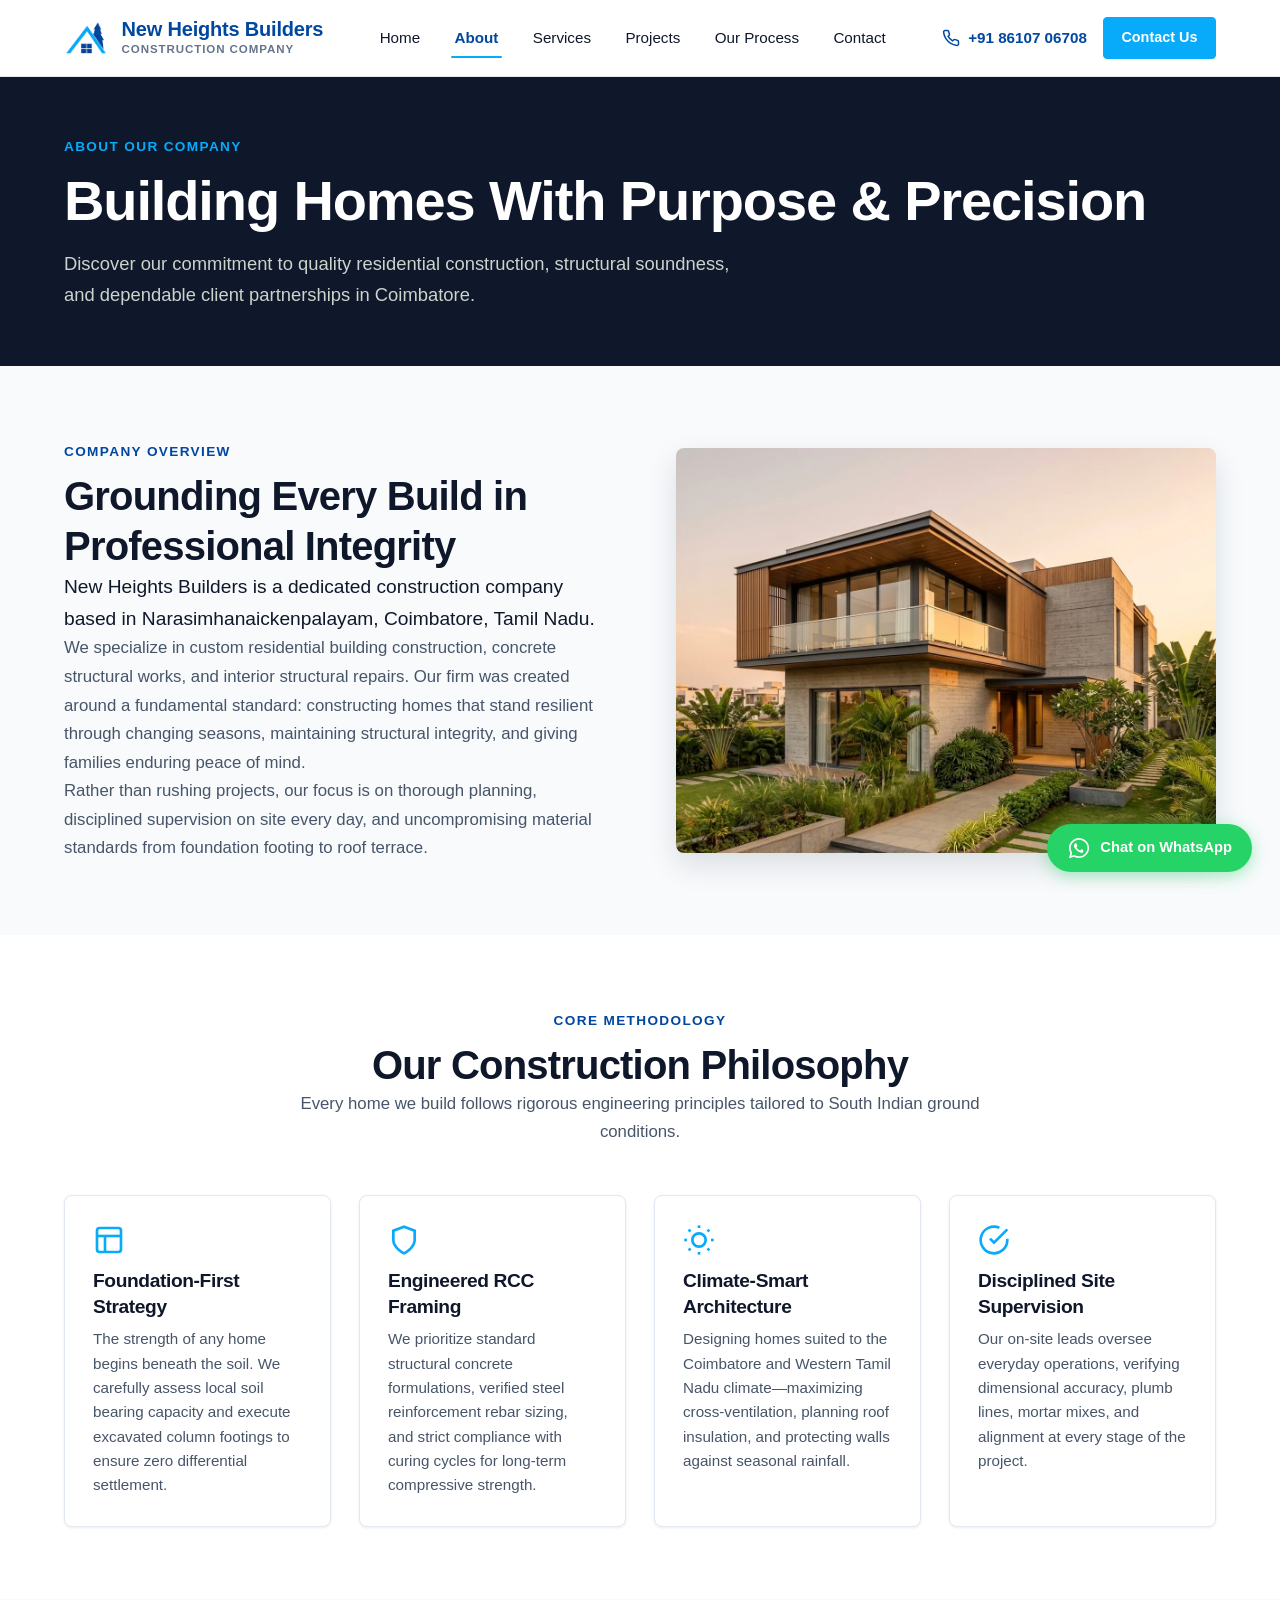
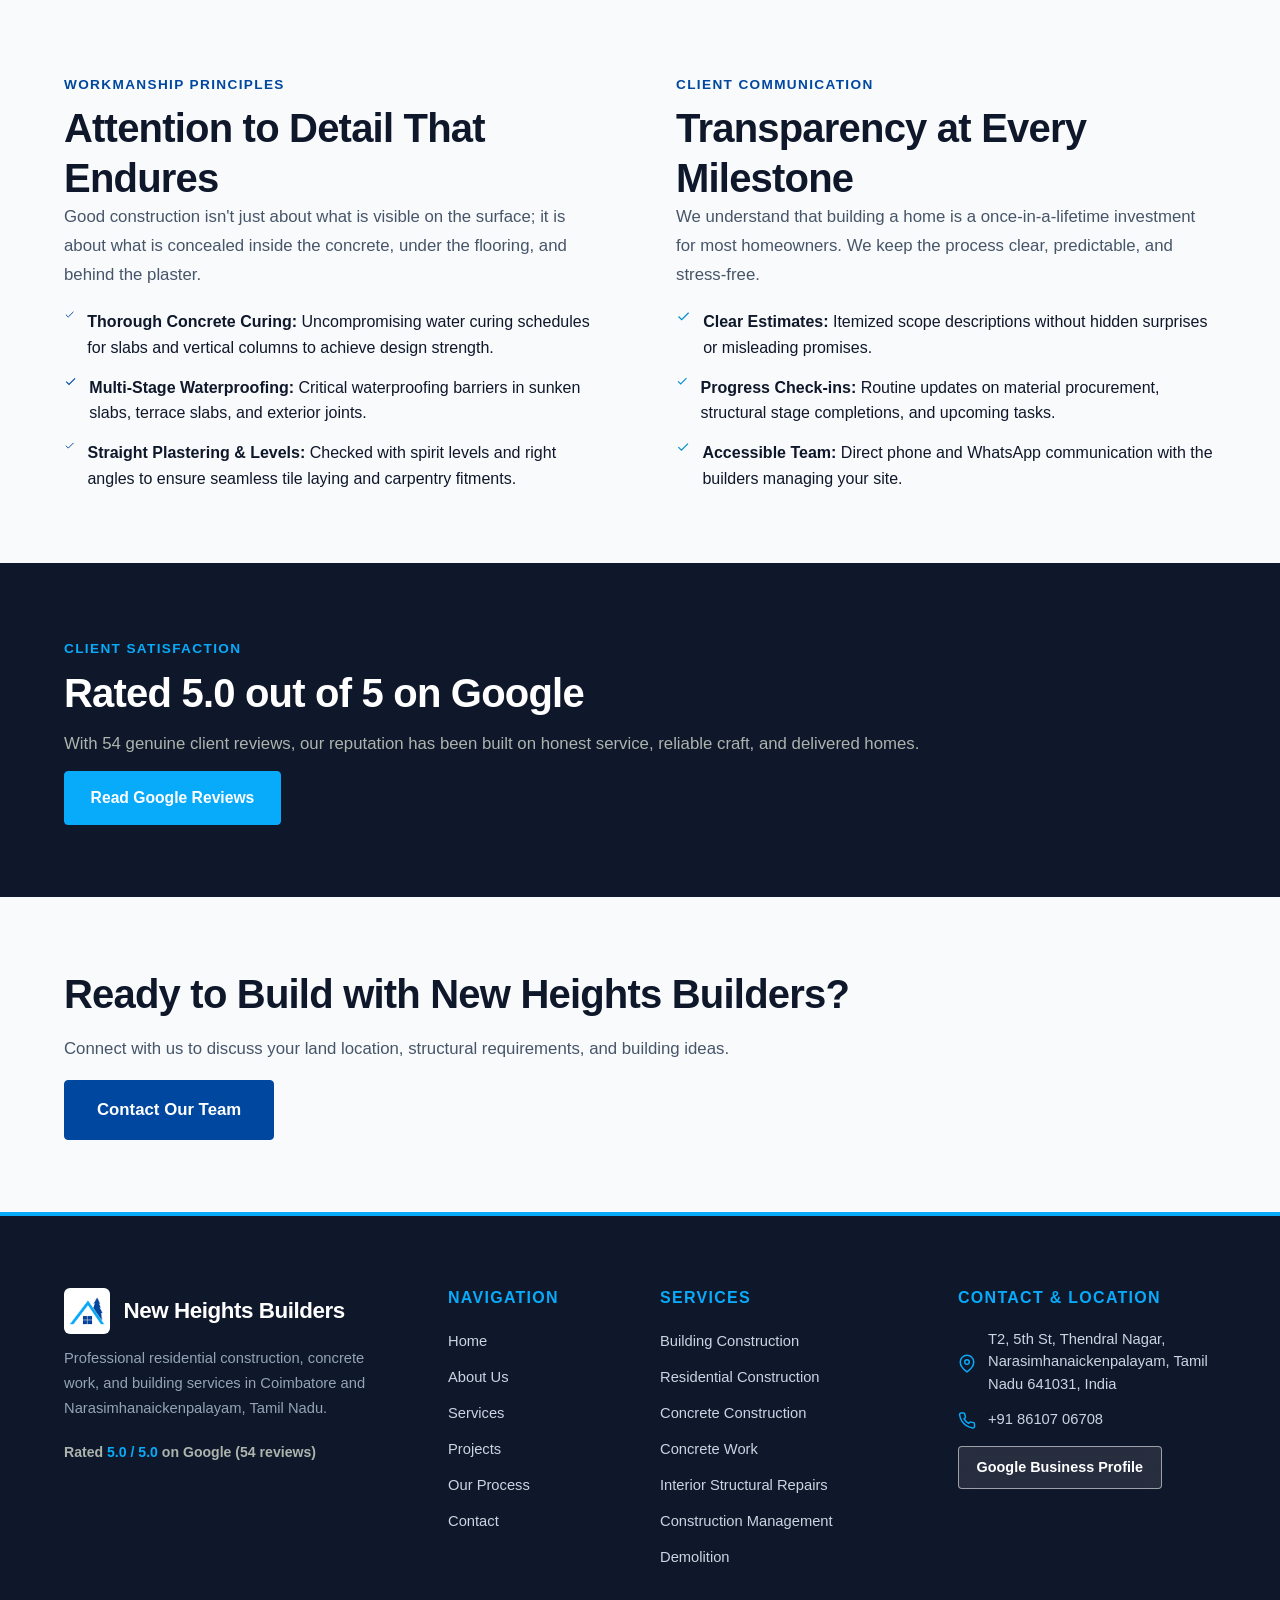
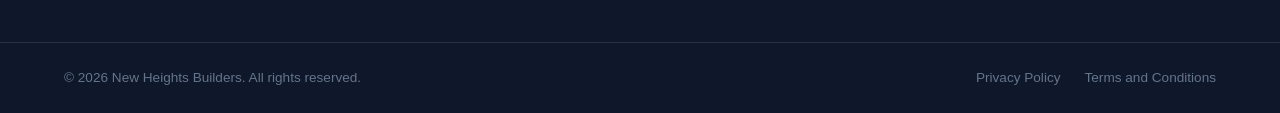
<file: about.html>
<!DOCTYPE html>
<html lang="en">

<head>
  <meta charset="UTF-8">
  <meta name="viewport" content="width=device-width, initial-scale=1.0">
  <title>About Us | New Heights Builders - Construction Company in Coimbatore</title>
  <meta name="description"
    content="Learn about New Heights Builders, our construction philosophy, residential building approach, and workmanship principles in Coimbatore, Tamil Nadu.">
  <meta name="keywords"
    content="About New Heights Builders, Building contractors in Coimbatore, Residential construction philosophy, Quality construction Coimbatore">

  <meta property="og:type" content="website">
  <meta property="og:title" content="About Us | New Heights Builders">
  <meta property="og:description"
    content="Discover our approach to residential construction and structural integrity across the Coimbatore region.">
  <meta property="og:image" content="assets/images/og-image.jpg">

  <link rel="icon" type="image/png" href="assets/icons/favicon.png">
  <link rel="icon" type="image/svg+xml" href="assets/icons/favicon.svg">
  <link rel="stylesheet" href="css/styles.css">
  <link rel="stylesheet" href="css/responsive.css">
</head>

<body>
  <a href="#main-content" class="skip-link">Skip to main content</a>

  <!-- Shared Header -->
  <header class="site-header" role="banner">
    <div class="container header-inner">
      <a href="index.html" class="brand-link" aria-label="New Heights Builders - Return to homepage">
        <img src="assets/icons/logo.png" alt="New Heights Builders Logo" class="brand-logo-img" width="44" height="44">
        <div class="brand-meta">
          <span class="brand-name">New Heights Builders</span>
          <span class="brand-sub">Construction Company</span>
        </div>
      </a>

      <nav id="primary-nav" class="nav-menu" role="navigation" aria-label="Main Navigation">
        <a href="index.html" class="nav-link">Home</a>
        <a href="about.html" class="nav-link active" aria-current="page">About</a>
        <a href="services.html" class="nav-link">Services</a>
        <a href="projects.html" class="nav-link">Projects</a>
        <a href="process.html" class="nav-link">Our Process</a>
        <a href="contact.html" class="nav-link">Contact</a>
      </nav>

      <div class="header-actions">
        <a href="tel:+918610706708" class="header-phone-link" data-config="phone-link"
          aria-label="Call New Heights Builders">
          <svg width="18" height="18" viewBox="0 0 24 24" fill="none" stroke="currentColor" stroke-width="2"
            aria-hidden="true">
            <path
              d="M22 16.92v3a2 2 0 0 1-2.18 2 19.79 19.79 0 0 1-8.63-3.07 19.5 19.5 0 0 1-6-6 19.79 19.79 0 0 1-3.07-8.67A2 2 0 0 1 4.11 2h3a2 2 0 0 1 2 1.72 12.84 12.84 0 0 0 .7 2.81 2 2 0 0 1-.45 2.11L8.09 9.91a16 16 0 0 0 6 6l1.27-1.27a2 2 0 0 1 2.11-.45 12.84 12.84 0 0 0 2.81.7A2 2 0 0 1 22 16.92z">
            </path>
          </svg>
          <span data-config="phone">+91 86107 06708</span>
        </a>
        <a href="contact.html" class="btn btn-amber btn-sm">Contact Us</a>
        <button id="menu-toggle" class="menu-toggle" aria-expanded="false" aria-controls="primary-nav"
          aria-label="Open navigation menu">
          <svg class="menu-icon" viewBox="0 0 24 24" fill="none" stroke="currentColor" stroke-width="2"
            aria-hidden="true">
            <line x1="3" y1="12" x2="21" y2="12"></line>
            <line x1="3" y1="6" x2="21" y2="6"></line>
            <line x1="3" y1="18" x2="21" y2="18"></line>
          </svg>
        </button>
      </div>
    </div>
  </header>

  <main id="main-content">
    <!-- Page Hero Banner -->
    <section class="section section-dark" style="padding-top: 3.5rem; padding-bottom: 3.5rem;">
      <div class="container">
        <span class="eyebrow eyebrow-light">About Our Company</span>
        <h1 style="color: var(--color-white); margin-bottom: 0.75rem;">Building Homes With Purpose & Precision</h1>
        <p style="color: #CBD3CC; max-width: 680px; font-size: 1.15rem;">Discover our commitment to quality residential
          construction, structural soundness, and dependable client partnerships in Coimbatore.</p>
      </div>
    </section>

    <!-- Company Overview -->
    <section class="section">
      <div class="container">
        <div class="split-grid">
          <div>
            <span class="eyebrow">Company Overview</span>
            <h2>Grounding Every Build in Professional Integrity</h2>
            <p class="lead">New Heights Builders is a dedicated construction company based in Narasimhanaickenpalayam,
              Coimbatore, Tamil Nadu.</p>
            <p>We specialize in custom residential building construction, concrete structural works, and interior
              structural repairs. Our firm was created around a fundamental standard: constructing homes that stand
              resilient through changing seasons, maintaining structural integrity, and giving families enduring peace
              of mind.</p>
            <p>Rather than rushing projects, our focus is on thorough planning, disciplined supervision on site every
              day, and uncompromising material standards from foundation footing to roof terrace.</p>
          </div>
          <div class="split-image-wrap">
            <picture>
              <source srcset="assets/images/about-house.webp" type="image/webp">
              <img src="assets/images/about-house.jpg" alt="Modern residential house construction in Coimbatore"
                width="800" height="600" loading="lazy">
            </picture>
          </div>
        </div>
      </div>
    </section>

    <!-- Construction Philosophy & Residential Approach -->
    <section class="section section-alt">
      <div class="container">
        <div class="section-header text-center">
          <span class="eyebrow">Core Methodology</span>
          <h2>Our Construction Philosophy</h2>
          <p>Every home we build follows rigorous engineering principles tailored to South Indian ground conditions.</p>
        </div>

        <div class="principles-grid">
          <div class="principle-card">
            <div class="principle-number">
              <svg width="32" height="32" viewBox="0 0 24 24" fill="none" stroke="currentColor" stroke-width="2"
                aria-hidden="true">
                <rect x="3" y="3" width="18" height="18" rx="2"></rect>
                <line x1="3" y1="9" x2="21" y2="9"></line>
                <line x1="9" y1="21" x2="9" y2="9"></line>
              </svg>
            </div>
            <h3>Foundation-First Strategy</h3>
            <p>The strength of any home begins beneath the soil. We carefully assess local soil bearing capacity and
              execute excavated column footings to ensure zero differential settlement.</p>
          </div>

          <div class="principle-card">
            <div class="principle-number">
              <svg width="32" height="32" viewBox="0 0 24 24" fill="none" stroke="currentColor" stroke-width="2"
                aria-hidden="true">
                <path d="M12 22s8-4 8-10V5l-8-3-8 3v7c0 6 8 10 8 10z"></path>
              </svg>
            </div>
            <h3>Engineered RCC Framing</h3>
            <p>We prioritize standard structural concrete formulations, verified steel reinforcement rebar sizing, and
              strict compliance with curing cycles for long-term compressive strength.</p>
          </div>

          <div class="principle-card">
            <div class="principle-number">
              <svg width="32" height="32" viewBox="0 0 24 24" fill="none" stroke="currentColor" stroke-width="2"
                aria-hidden="true">
                <circle cx="12" cy="12" r="5"></circle>
                <line x1="12" y1="1" x2="12" y2="3"></line>
                <line x1="12" y1="21" x2="12" y2="23"></line>
                <line x1="4.22" y1="4.22" x2="5.64" y2="5.64"></line>
                <line x1="18.36" y1="18.36" x2="19.78" y2="19.78"></line>
                <line x1="1" y1="12" x2="3" y2="12"></line>
                <line x1="21" y1="12" x2="23" y2="12"></line>
                <line x1="4.22" y1="19.78" x2="5.64" y2="18.36"></line>
                <line x1="18.36" y1="5.64" x2="19.78" y2="4.22"></line>
              </svg>
            </div>
            <h3>Climate-Smart Architecture</h3>
            <p>Designing homes suited to the Coimbatore and Western Tamil Nadu climate—maximizing cross-ventilation,
              planning roof insulation, and protecting walls against seasonal rainfall.</p>
          </div>

          <div class="principle-card">
            <div class="principle-number">
              <svg width="32" height="32" viewBox="0 0 24 24" fill="none" stroke="currentColor" stroke-width="2"
                aria-hidden="true">
                <path d="M22 11.08V12a10 10 0 1 1-5.93-9.14"></path>
                <polyline points="22 4 12 14.01 9 11.01"></polyline>
              </svg>
            </div>
            <h3>Disciplined Site Supervision</h3>
            <p>Our on-site leads oversee everyday operations, verifying dimensional accuracy, plumb lines, mortar mixes,
              and alignment at every stage of the project.</p>
          </div>
        </div>
      </div>
    </section>

    <!-- Workmanship & Communication Approach -->
    <section class="section">
      <div class="container">
        <div class="split-grid">
          <div>
            <span class="eyebrow">Workmanship Principles</span>
            <h2>Attention to Detail That Endures</h2>
            <p>Good construction isn't just about what is visible on the surface; it is about what is concealed inside
              the concrete, under the flooring, and behind the plaster.</p>
            <ul style="list-style: none; margin-top: 1.25rem; display: flex; flex-direction: column; gap: 0.9rem;">
              <li style="display: flex; gap: 0.75rem; align-items: flex-start;">
                <svg width="20" height="20" viewBox="0 0 24 24" fill="none" stroke="var(--color-primary)"
                  stroke-width="2" aria-hidden="true">
                  <polyline points="20 6 9 17 4 12"></polyline>
                </svg>
                <span><strong>Thorough Concrete Curing:</strong> Uncompromising water curing schedules for slabs and
                  vertical columns to achieve design strength.</span>
              </li>
              <li style="display: flex; gap: 0.75rem; align-items: flex-start;">
                <svg width="20" height="20" viewBox="0 0 24 24" fill="none" stroke="var(--color-primary)"
                  stroke-width="2" aria-hidden="true">
                  <polyline points="20 6 9 17 4 12"></polyline>
                </svg>
                <span><strong>Multi-Stage Waterproofing:</strong> Critical waterproofing barriers in sunken slabs,
                  terrace slabs, and exterior joints.</span>
              </li>
              <li style="display: flex; gap: 0.75rem; align-items: flex-start;">
                <svg width="20" height="20" viewBox="0 0 24 24" fill="none" stroke="var(--color-primary)"
                  stroke-width="2" aria-hidden="true">
                  <polyline points="20 6 9 17 4 12"></polyline>
                </svg>
                <span><strong>Straight Plastering & Levels:</strong> Checked with spirit levels and right angles to
                  ensure seamless tile laying and carpentry fitments.</span>
              </li>
            </ul>
          </div>

          <div>
            <span class="eyebrow">Client Communication</span>
            <h2>Transparency at Every Milestone</h2>
            <p>We understand that building a home is a once-in-a-lifetime investment for most homeowners. We keep the
              process clear, predictable, and stress-free.</p>
            <ul style="list-style: none; margin-top: 1.25rem; display: flex; flex-direction: column; gap: 0.9rem;">
              <li style="display: flex; gap: 0.75rem; align-items: flex-start;">
                <svg width="20" height="20" viewBox="0 0 24 24" fill="none" stroke="var(--color-amber-dark)"
                  stroke-width="2" aria-hidden="true">
                  <polyline points="20 6 9 17 4 12"></polyline>
                </svg>
                <span><strong>Clear Estimates:</strong> Itemized scope descriptions without hidden surprises or
                  misleading promises.</span>
              </li>
              <li style="display: flex; gap: 0.75rem; align-items: flex-start;">
                <svg width="20" height="20" viewBox="0 0 24 24" fill="none" stroke="var(--color-amber-dark)"
                  stroke-width="2" aria-hidden="true">
                  <polyline points="20 6 9 17 4 12"></polyline>
                </svg>
                <span><strong>Progress Check-ins:</strong> Routine updates on material procurement, structural stage
                  completions, and upcoming tasks.</span>
              </li>
              <li style="display: flex; gap: 0.75rem; align-items: flex-start;">
                <svg width="20" height="20" viewBox="0 0 24 24" fill="none" stroke="var(--color-amber-dark)"
                  stroke-width="2" aria-hidden="true">
                  <polyline points="20 6 9 17 4 12"></polyline>
                </svg>
                <span><strong>Accessible Team:</strong> Direct phone and WhatsApp communication with the builders
                  managing your site.</span>
              </li>
            </ul>
          </div>
        </div>
      </div>
    </section>

    <!-- Reviews Trust Banner -->
    <section class="section section-dark text-center">
      <div class="container">
        <span class="eyebrow eyebrow-light">Client Satisfaction</span>
        <h2 style="color: var(--color-white); margin-bottom: 0.75rem;">Rated 5.0 out of 5 on Google</h2>
        <p style=" margin-bottom: 0.75rem; color: #ACB4AE;">With 54 genuine client reviews, our
          reputation has been built on honest service, reliable craft, and delivered homes.</p>
        <a href="https://maps.google.com/?q=New+Heights+Builders+Narasimhanaickenpalayam+Coimbatore" target="_blank"
          rel="noopener noreferrer" class="btn btn-amber" data-config="google-url">Read Google Reviews</a>
      </div>
    </section>

    <!-- Page CTA -->
    <section class="section text-center">
      <div class="container">
        <h2 style="margin-bottom: 1rem;">Ready to Build with New Heights Builders?</h2>
        <p style="margin-bottom: 1rem;">Connect with us to discuss your land location, structural
          requirements, and building ideas.</p>
        <div class="btn-group" style="justify-content: left;">
          <a href="contact.html" class="btn btn-primary btn-lg">Contact Our Team</a>

        </div>
      </div>
    </section>
  </main>

  <!-- Shared Footer -->
  <footer class="site-footer" role="contentinfo">
    <div class="container footer-top">
      <div class="footer-grid">
        <div class="footer-brand">
          <div style="display: flex; align-items: center; gap: 0.85rem; margin-bottom: 0.75rem;">
            <div style="background: #ffffff; padding: 4px; border-radius: 6px; display: inline-flex;">
              <img src="assets/icons/logo.png" alt="New Heights Builders Logo" width="38" height="38"
                style="display: block;">
            </div>
            <h3 style="margin-bottom: 0;">New Heights Builders</h3>
          </div>
          <p>Professional residential construction, concrete work, and building services in Coimbatore and
            Narasimhanaickenpalayam, Tamil Nadu.</p>
          <div class="google-meta" style="color: #ACB4AE;">
            Rated <strong style="color: var(--color-amber);">5.0 / 5.0</strong> on Google (54 reviews)
          </div>
        </div>

        <div class="footer-col">
          <h4>Navigation</h4>
          <ul class="footer-nav">
            <li><a href="index.html">Home</a></li>
            <li><a href="about.html">About Us</a></li>
            <li><a href="services.html">Services</a></li>
            <li><a href="projects.html">Projects</a></li>
            <li><a href="process.html">Our Process</a></li>
            <li><a href="contact.html">Contact</a></li>
          </ul>
        </div>

        <div class="footer-col">
          <h4>Services</h4>
          <ul class="footer-nav">
            <li><a href="services.html#building-construction">Building Construction</a></li>
            <li><a href="services.html#residential-construction">Residential Construction</a></li>
            <li><a href="services.html#concrete-construction">Concrete Construction</a></li>
            <li><a href="services.html#concrete-work">Concrete Work</a></li>
            <li><a href="services.html#interior-structural-repairs">Interior Structural Repairs</a></li>
            <li><a href="services.html#construction-management">Construction Management</a></li>
            <li><a href="services.html#demolition">Demolition</a></li>
          </ul>
        </div>

        <div class="footer-col">
          <h4>Contact & Location</h4>
          <div class="footer-contact-item">
            <svg width="18" height="18" viewBox="0 0 24 24" fill="none" stroke="currentColor" stroke-width="2"
              aria-hidden="true">
              <path d="M21 10c0 7-9 13-9 13s-9-6-9-13a9 9 0 0 1 18 0z"></path>
              <circle cx="12" cy="10" r="3"></circle>
            </svg>
            <span data-config="address">T2, 5th St, Thendral Nagar, Narasimhanaickenpalayam, Tamil Nadu 641031,
              India</span>
          </div>
          <div class="footer-contact-item">
            <svg width="18" height="18" viewBox="0 0 24 24" fill="none" stroke="currentColor" stroke-width="2"
              aria-hidden="true">
              <path
                d="M22 16.92v3a2 2 0 0 1-2.18 2 19.79 19.79 0 0 1-8.63-3.07 19.5 19.5 0 0 1-6-6 19.79 19.79 0 0 1-3.07-8.67A2 2 0 0 1 4.11 2h3a2 2 0 0 1 2 1.72 12.84 12.84 0 0 0 .7 2.81 2 2 0 0 1-.45 2.11L8.09 9.91a16 16 0 0 0 6 6l1.27-1.27a2 2 0 0 1 2.11-.45 12.84 12.84 0 0 0 2.81.7A2 2 0 0 1 22 16.92z">
              </path>
            </svg>
            <a href="tel:+918610706708" data-config="phone-link">+91 86107 06708</a>
          </div>
          <div style="margin-top: 1rem;">
            <a href="https://maps.google.com/?q=New+Heights+Builders+Narasimhanaickenpalayam+Coimbatore" target="_blank"
              rel="noopener noreferrer" class="btn btn-outline-light btn-sm" data-config="google-url">Google Business
              Profile</a>
          </div>
        </div>
      </div>
    </div>

    <div class="footer-bottom">
      <div class="container footer-bottom-inner">
        <div>
          © <span class="current-year">2026</span> New Heights Builders. All rights reserved.
        </div>
        <div class="footer-legal-links">
          <a href="privacy.html">Privacy Policy</a>
          <a href="terms.html">Terms and Conditions</a>
        </div>
      </div>
    </div>
  </footer>

  <!-- Floating WhatsApp CTA -->
  <a href="https://wa.me/918610706708?text=Hello%20New%20Heights%20Builders%2C%20I%20would%20like%20to%20discuss%20a%20construction%20project."
    class="floating-whatsapp" target="_blank" rel="noopener noreferrer" aria-label="Chat on WhatsApp"
    data-config="whatsapp-link">
    <svg viewBox="0 0 24 24" fill="currentColor" aria-hidden="true">
      <path
        d="M12.031 2C6.511 2 2.015 6.495 2.015 12.014c0 1.763.458 3.483 1.332 5l-1.417 5.176 5.305-1.391c1.467.801 3.125 1.229 4.801 1.229h.005c5.518 0 10.015-4.496 10.015-10.014 0-2.673-1.041-5.187-2.931-7.078A9.95 9.95 0 0 0 12.031 2zm0 18.344c-1.493 0-2.96-.4-4.24-1.16l-.304-.18-3.15.826.84-3.072-.198-.315a8.318 8.318 0 0 1-1.275-4.43c0-4.606 3.748-8.354 8.355-8.354 2.233 0 4.331.87 5.908 2.45a8.303 8.303 0 0 1 2.449 5.912c0 4.606-3.748 8.323-8.345 8.323zm4.577-6.248c-.25-.125-1.48-.73-1.71-.812-.23-.083-.398-.125-.566.125-.168.25-.65.812-.796.979-.147.166-.293.187-.543.062s-1.058-.39-2.014-1.242c-.744-.663-1.247-1.482-1.393-1.732-.146-.25-.015-.385.11-.51.112-.112.25-.291.375-.437.125-.146.166-.25.25-.417.083-.166.042-.312-.021-.437-.063-.125-.566-1.364-.775-1.869-.204-.492-.412-.425-.566-.433-.146-.008-.313-.01-.48-.01s-.438.063-.667.312c-.23.25-.875.854-.875 2.083 0 1.229.896 2.417 1.021 2.583.125.167 1.764 2.693 4.274 3.776.598.258 1.064.412 1.428.528.601.191 1.148.164 1.58.1s.903-.369 1.03-.725.127-.663.09-.725c-.038-.063-.173-.125-.423-.25z" />
    </svg>
    <span>Chat on WhatsApp</span>
  </a>

  <script src="js/config.js"></script>
  <script src="js/main.js"></script>
</body>

</html>
</file>
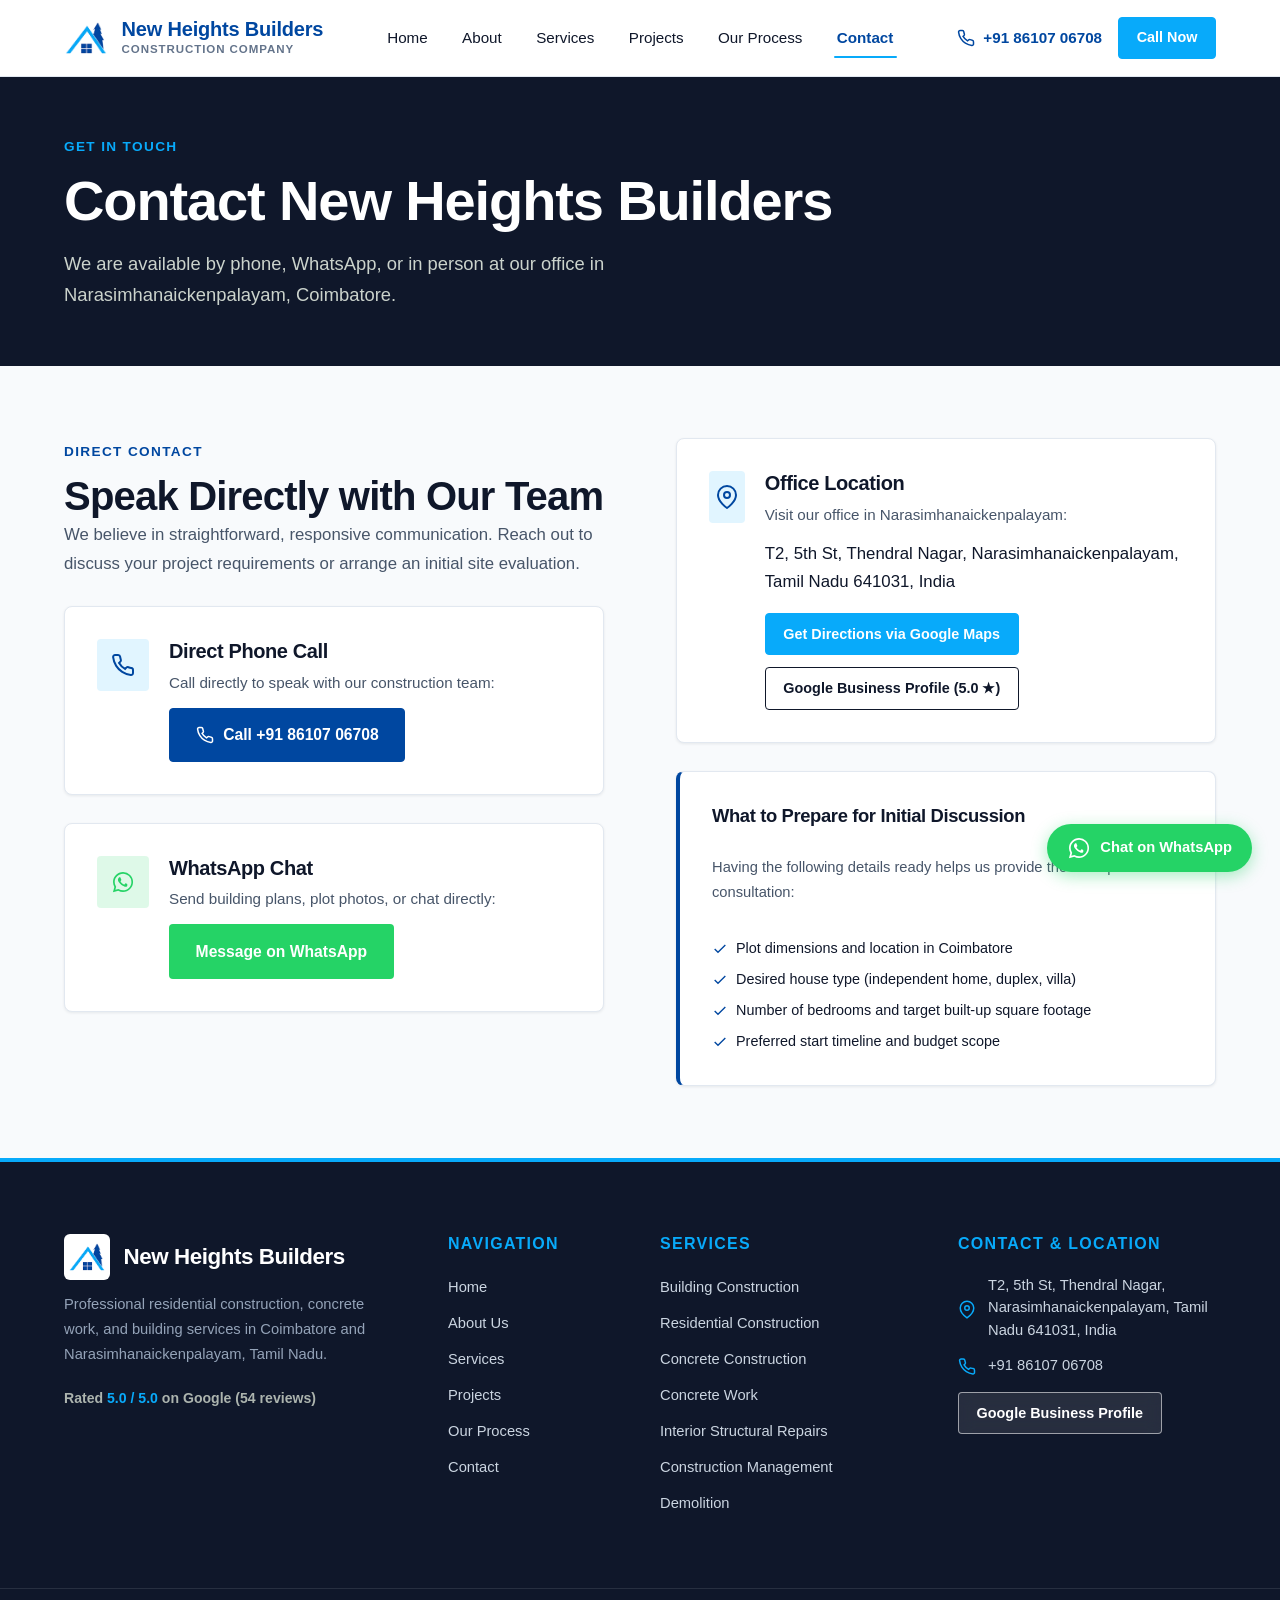
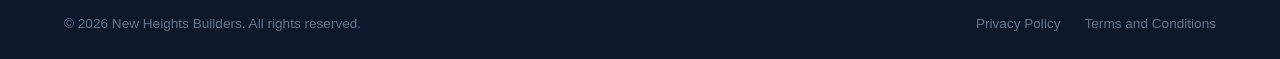
<file: contact.html>
<!DOCTYPE html>
<html lang="en">
<head>
  <meta charset="UTF-8">
  <meta name="viewport" content="width=device-width, initial-scale=1.0">
  <title>Contact Us | New Heights Builders Coimbatore</title>
  <meta name="description" content="Contact New Heights Builders for house construction in Coimbatore. Phone: +91 86107 06708. Address: T2, 5th St, Thendral Nagar, Narasimhanaickenpalayam.">
  <meta name="keywords" content="Contact New Heights Builders, Builder phone number Coimbatore, Narasimhanaickenpalayam construction company address">
  
  <meta property="og:type" content="website">
  <meta property="og:title" content="Contact Us | New Heights Builders">
  <meta property="og:description" content="Get in touch with New Heights Builders via Phone, WhatsApp, or visit our office in Narasimhanaickenpalayam, Coimbatore.">
  <meta property="og:image" content="assets/images/og-image.jpg">
  
  <link rel="icon" type="image/png" href="assets/icons/favicon.png">
  <link rel="icon" type="image/svg+xml" href="assets/icons/favicon.svg">
  <link rel="stylesheet" href="css/styles.css">
  <link rel="stylesheet" href="css/responsive.css">
</head>
<body>
  <a href="#main-content" class="skip-link">Skip to main content</a>

  <!-- Header -->
  <header class="site-header" role="banner">
    <div class="container header-inner">
      <a href="index.html" class="brand-link" aria-label="New Heights Builders - Return to homepage">
        <img src="assets/icons/logo.png" alt="New Heights Builders Logo" class="brand-logo-img" width="44" height="44">
        <div class="brand-meta">
          <span class="brand-name">New Heights Builders</span>
          <span class="brand-sub">Construction Company</span>
        </div>
      </a>

      <nav id="primary-nav" class="nav-menu" role="navigation" aria-label="Main Navigation">
        <a href="index.html" class="nav-link">Home</a>
        <a href="about.html" class="nav-link">About</a>
        <a href="services.html" class="nav-link">Services</a>
        <a href="projects.html" class="nav-link">Projects</a>
        <a href="process.html" class="nav-link">Our Process</a>
        <a href="contact.html" class="nav-link active" aria-current="page">Contact</a>
      </nav>

      <div class="header-actions">
        <a href="tel:+918610706708" class="header-phone-link" data-config="phone-link" aria-label="Call New Heights Builders">
          <svg width="18" height="18" viewBox="0 0 24 24" fill="none" stroke="currentColor" stroke-width="2" aria-hidden="true"><path d="M22 16.92v3a2 2 0 0 1-2.18 2 19.79 19.79 0 0 1-8.63-3.07 19.5 19.5 0 0 1-6-6 19.79 19.79 0 0 1-3.07-8.67A2 2 0 0 1 4.11 2h3a2 2 0 0 1 2 1.72 12.84 12.84 0 0 0 .7 2.81 2 2 0 0 1-.45 2.11L8.09 9.91a16 16 0 0 0 6 6l1.27-1.27a2 2 0 0 1 2.11-.45 12.84 12.84 0 0 0 2.81.7A2 2 0 0 1 22 16.92z"></path></svg>
          <span data-config="phone">+91 86107 06708</span>
        </a>
        <a href="tel:+918610706708" class="btn btn-amber btn-sm" data-config="phone-link">Call Now</a>
        <button id="menu-toggle" class="menu-toggle" aria-expanded="false" aria-controls="primary-nav" aria-label="Open navigation menu">
          <svg class="menu-icon" viewBox="0 0 24 24" fill="none" stroke="currentColor" stroke-width="2" aria-hidden="true"><line x1="3" y1="12" x2="21" y2="12"></line><line x1="3" y1="6" x2="21" y2="6"></line><line x1="3" y1="18" x2="21" y2="18"></line></svg>
        </button>
      </div>
    </div>
  </header>

  <main id="main-content">
    <!-- Contact Hero -->
    <section class="section section-dark" style="padding-top: 3.5rem; padding-bottom: 3.5rem;">
      <div class="container">
        <span class="eyebrow eyebrow-light">Get in Touch</span>
        <h1 style="color: var(--color-white); margin-bottom: 0.75rem;">Contact New Heights Builders</h1>
        <p style="color: #CBD3CC; max-width: 720px; font-size: 1.15rem;">We are available by phone, WhatsApp, or in person at our office in Narasimhanaickenpalayam, Coimbatore.</p>
      </div>
    </section>

    <!-- Direct Contact Channels & Office Details -->
    <section class="section">
      <div class="container">
        <div class="split-grid" style="align-items: flex-start;">
          
          <!-- Left Column: Direct Contact Cards -->
          <div style="display: flex; flex-direction: column; gap: 1.75rem;">
            <div>
              <span class="eyebrow">Direct Contact</span>
              <h2>Speak Directly with Our Team</h2>
              <p>We believe in straightforward, responsive communication. Reach out to discuss your project requirements or arrange an initial site evaluation.</p>
            </div>

            <!-- Phone Card -->
            <div class="location-card">
              <div style="display: flex; gap: 1.25rem; align-items: flex-start;">
                <div class="service-icon-box" style="margin-bottom: 0;" aria-hidden="true">
                  <svg width="24" height="24" viewBox="0 0 24 24" fill="none" stroke="currentColor" stroke-width="2"><path d="M22 16.92v3a2 2 0 0 1-2.18 2 19.79 19.79 0 0 1-8.63-3.07 19.5 19.5 0 0 1-6-6 19.79 19.79 0 0 1-3.07-8.67A2 2 0 0 1 4.11 2h3a2 2 0 0 1 2 1.72 12.84 12.84 0 0 0 .7 2.81 2 2 0 0 1-.45 2.11L8.09 9.91a16 16 0 0 0 6 6l1.27-1.27a2 2 0 0 1 2.11-.45 12.84 12.84 0 0 0 2.81.7A2 2 0 0 1 22 16.92z"></path></svg>
                </div>
                <div>
                  <h3 style="font-size: 1.25rem; margin-bottom: 0.35rem;">Direct Phone Call</h3>
                  <p style="margin-bottom: 0.75rem; font-size: 0.95rem;">Call directly to speak with our construction team:</p>
                  <a href="tel:+918610706708" class="btn btn-primary" data-config="phone-link">
                    <svg width="18" height="18" viewBox="0 0 24 24" fill="none" stroke="currentColor" stroke-width="2" aria-hidden="true"><path d="M22 16.92v3a2 2 0 0 1-2.18 2 19.79 19.79 0 0 1-8.63-3.07 19.5 19.5 0 0 1-6-6 19.79 19.79 0 0 1-3.07-8.67A2 2 0 0 1 4.11 2h3a2 2 0 0 1 2 1.72 12.84 12.84 0 0 0 .7 2.81 2 2 0 0 1-.45 2.11L8.09 9.91a16 16 0 0 0 6 6l1.27-1.27a2 2 0 0 1 2.11-.45 12.84 12.84 0 0 0 2.81.7A2 2 0 0 1 22 16.92z"></path></svg>
                    <span>Call +91 86107 06708</span>
                  </a>
                </div>
              </div>
            </div>

            <!-- WhatsApp Card -->
            <div class="location-card">
              <div style="display: flex; gap: 1.25rem; align-items: flex-start;">
                <div class="service-icon-box" style="margin-bottom: 0; background-color: rgba(37, 211, 102, 0.15); color: #25D366;" aria-hidden="true">
                  <svg width="24" height="24" viewBox="0 0 24 24" fill="currentColor">
                    <path d="M12.031 2C6.511 2 2.015 6.495 2.015 12.014c0 1.763.458 3.483 1.332 5l-1.417 5.176 5.305-1.391c1.467.801 3.125 1.229 4.801 1.229h.005c5.518 0 10.015-4.496 10.015-10.014 0-2.673-1.041-5.187-2.931-7.078A9.95 9.95 0 0 0 12.031 2zm0 18.344c-1.493 0-2.96-.4-4.24-1.16l-.304-.18-3.15.826.84-3.072-.198-.315a8.318 8.318 0 0 1-1.275-4.43c0-4.606 3.748-8.354 8.355-8.354 2.233 0 4.331.87 5.908 2.45a8.303 8.303 0 0 1 2.449 5.912c0 4.606-3.748 8.323-8.345 8.323zm4.577-6.248c-.25-.125-1.48-.73-1.71-.812-.23-.083-.398-.125-.566.125-.168.25-.65.812-.796.979-.147.166-.293.187-.543.062s-1.058-.39-2.014-1.242c-.744-.663-1.247-1.482-1.393-1.732-.146-.25-.015-.385.11-.51.112-.112.25-.291.375-.437.125-.146.166-.25.25-.417.083-.166.042-.312-.021-.437-.063-.125-.566-1.364-.775-1.869-.204-.492-.412-.425-.566-.433-.146-.008-.313-.01-.48-.01s-.438.063-.667.312c-.23.25-.875.854-.875 2.083 0 1.229.896 2.417 1.021 2.583.125.167 1.764 2.693 4.274 3.776.598.258 1.064.412 1.428.528.601.191 1.148.164 1.58.1s.903-.369 1.03-.725.127-.663.09-.725c-.038-.063-.173-.125-.423-.25z"/>
                  </svg>
                </div>
                <div>
                  <h3 style="font-size: 1.25rem; margin-bottom: 0.35rem;">WhatsApp Chat</h3>
                  <p style="margin-bottom: 0.75rem; font-size: 0.95rem;">Send building plans, plot photos, or chat directly:</p>
                  <a href="https://wa.me/918610706708?text=Hello%20New%20Heights%20Builders%2C%20I%20would%20like%20to%20discuss%20a%20construction%20project." target="_blank" rel="noopener noreferrer" class="btn" style="background-color: #25D366; color: #fff;" data-config="whatsapp-link">
                    <span>Message on WhatsApp</span>
                  </a>
                </div>
              </div>
            </div>

          </div>

          <!-- Right Column: Office Address, Map & Preparation -->
          <div style="display: flex; flex-direction: column; gap: 1.75rem;">
            
            <!-- Address & Directions Card -->
            <div class="location-card">
              <div style="display: flex; gap: 1.25rem; align-items: flex-start;">
                <div class="service-icon-box" style="margin-bottom: 0;" aria-hidden="true">
                  <svg width="24" height="24" viewBox="0 0 24 24" fill="none" stroke="currentColor" stroke-width="2"><path d="M21 10c0 7-9 13-9 13s-9-6-9-13a9 9 0 0 1 18 0z"></path><circle cx="12" cy="10" r="3"></circle></svg>
                </div>
                <div>
                  <h3 style="font-size: 1.25rem; margin-bottom: 0.35rem;">Office Location</h3>
                  <p style="margin-bottom: 0.75rem; font-size: 0.95rem;">Visit our office in Narasimhanaickenpalayam:</p>
                  <address class="location-address" data-config="address" style="font-size: 1.05rem; margin-bottom: 1rem;">
                    T2, 5th St, Thendral Nagar,<br>
                    Narasimhanaickenpalayam,<br>
                    Tamil Nadu 641031, India
                  </address>
                  <div style="display: flex; flex-wrap: wrap; gap: 0.75rem;">
                    <a href="https://www.google.com/maps/dir/?api=1&destination=T2,+5th+St,+Thendral+Nagar,+Narasimhanaickenpalayam,+Tamil+Nadu+641031,+India" target="_blank" rel="noopener noreferrer" class="btn btn-amber btn-sm" data-config="directions-url">
                      Get Directions via Google Maps
                    </a>
                    <a href="https://maps.google.com/?q=New+Heights+Builders+Narasimhanaickenpalayam+Coimbatore" target="_blank" rel="noopener noreferrer" class="btn btn-secondary btn-sm" data-config="google-url">
                      Google Business Profile (5.0 ★)
                    </a>
                  </div>
                </div>
              </div>
            </div>

            <!-- Helpful Consultation Preparation Card -->
            <div class="location-card" style="background-color: var(--color-white); border-left: 4px solid var(--color-primary);">
              <h3 style="font-size: 1.15rem; margin-bottom: 0.5rem; color: var(--color-charcoal);">What to Prepare for Initial Discussion</h3>
              <p style="font-size: 0.92rem; margin-bottom: 0.75rem;">Having the following details ready helps us provide the most productive consultation:</p>
              <ul style="list-style: none; display: flex; flex-direction: column; gap: 0.5rem; font-size: 0.9rem;">
                <li style="display: flex; gap: 0.5rem; align-items: center;"><svg width="16" height="16" viewBox="0 0 24 24" fill="none" stroke="var(--color-primary)" stroke-width="2"><polyline points="20 6 9 17 4 12"></polyline></svg> Plot dimensions and location in Coimbatore</li>
                <li style="display: flex; gap: 0.5rem; align-items: center;"><svg width="16" height="16" viewBox="0 0 24 24" fill="none" stroke="var(--color-primary)" stroke-width="2"><polyline points="20 6 9 17 4 12"></polyline></svg> Desired house type (independent home, duplex, villa)</li>
                <li style="display: flex; gap: 0.5rem; align-items: center;"><svg width="16" height="16" viewBox="0 0 24 24" fill="none" stroke="var(--color-primary)" stroke-width="2"><polyline points="20 6 9 17 4 12"></polyline></svg> Number of bedrooms and target built-up square footage</li>
                <li style="display: flex; gap: 0.5rem; align-items: center;"><svg width="16" height="16" viewBox="0 0 24 24" fill="none" stroke="var(--color-primary)" stroke-width="2"><polyline points="20 6 9 17 4 12"></polyline></svg> Preferred start timeline and budget scope</li>
              </ul>
            </div>

          </div>

        </div>
      </div>
    </section>
  </main>

  <!-- Shared Footer -->
  <footer class="site-footer" role="contentinfo">
    <div class="container footer-top">
      <div class="footer-grid">
        <div class="footer-brand">
          <div style="display: flex; align-items: center; gap: 0.85rem; margin-bottom: 0.75rem;">
            <div style="background: #ffffff; padding: 4px; border-radius: 6px; display: inline-flex;">
              <img src="assets/icons/logo.png" alt="New Heights Builders Logo" width="38" height="38" style="display: block;">
            </div>
            <h3 style="margin-bottom: 0;">New Heights Builders</h3>
          </div>
          <p>Professional residential construction, concrete work, and building services in Coimbatore and Narasimhanaickenpalayam, Tamil Nadu.</p>
          <div class="google-meta" style="color: #ACB4AE;">
            Rated <strong style="color: var(--color-amber);">5.0 / 5.0</strong> on Google (54 reviews)
          </div>
        </div>

        <div class="footer-col">
          <h4>Navigation</h4>
          <ul class="footer-nav">
            <li><a href="index.html">Home</a></li>
            <li><a href="about.html">About Us</a></li>
            <li><a href="services.html">Services</a></li>
            <li><a href="projects.html">Projects</a></li>
            <li><a href="process.html">Our Process</a></li>
            <li><a href="contact.html">Contact</a></li>
          </ul>
        </div>

        <div class="footer-col">
          <h4>Services</h4>
          <ul class="footer-nav">
            <li><a href="services.html#building-construction">Building Construction</a></li>
            <li><a href="services.html#residential-construction">Residential Construction</a></li>
            <li><a href="services.html#concrete-construction">Concrete Construction</a></li>
            <li><a href="services.html#concrete-work">Concrete Work</a></li>
            <li><a href="services.html#interior-structural-repairs">Interior Structural Repairs</a></li>
            <li><a href="services.html#construction-management">Construction Management</a></li>
            <li><a href="services.html#demolition">Demolition</a></li>
          </ul>
        </div>

        <div class="footer-col">
          <h4>Contact & Location</h4>
          <div class="footer-contact-item">
            <svg width="18" height="18" viewBox="0 0 24 24" fill="none" stroke="currentColor" stroke-width="2" aria-hidden="true"><path d="M21 10c0 7-9 13-9 13s-9-6-9-13a9 9 0 0 1 18 0z"></path><circle cx="12" cy="10" r="3"></circle></svg>
            <span data-config="address">T2, 5th St, Thendral Nagar, Narasimhanaickenpalayam, Tamil Nadu 641031, India</span>
          </div>
          <div class="footer-contact-item">
            <svg width="18" height="18" viewBox="0 0 24 24" fill="none" stroke="currentColor" stroke-width="2" aria-hidden="true"><path d="M22 16.92v3a2 2 0 0 1-2.18 2 19.79 19.79 0 0 1-8.63-3.07 19.5 19.5 0 0 1-6-6 19.79 19.79 0 0 1-3.07-8.67A2 2 0 0 1 4.11 2h3a2 2 0 0 1 2 1.72 12.84 12.84 0 0 0 .7 2.81 2 2 0 0 1-.45 2.11L8.09 9.91a16 16 0 0 0 6 6l1.27-1.27a2 2 0 0 1 2.11-.45 12.84 12.84 0 0 0 2.81.7A2 2 0 0 1 22 16.92z"></path></svg>
            <a href="tel:+918610706708" data-config="phone-link">+91 86107 06708</a>
          </div>
          <div style="margin-top: 1rem;">
            <a href="https://maps.google.com/?q=New+Heights+Builders+Narasimhanaickenpalayam+Coimbatore" target="_blank" rel="noopener noreferrer" class="btn btn-outline-light btn-sm" data-config="google-url">Google Business Profile</a>
          </div>
        </div>
      </div>
    </div>

    <div class="footer-bottom">
      <div class="container footer-bottom-inner">
        <div>
          © <span class="current-year">2026</span> New Heights Builders. All rights reserved.
        </div>
        <div class="footer-legal-links">
          <a href="privacy.html">Privacy Policy</a>
          <a href="terms.html">Terms and Conditions</a>
        </div>
      </div>
    </div>
  </footer>

  <!-- WhatsApp CTA -->
  <a href="https://wa.me/918610706708?text=Hello%20New%20Heights%20Builders%2C%20I%20would%20like%20to%20discuss%20a%20construction%20project." class="floating-whatsapp" target="_blank" rel="noopener noreferrer" aria-label="Chat on WhatsApp" data-config="whatsapp-link">
    <svg viewBox="0 0 24 24" fill="currentColor" aria-hidden="true"><path d="M12.031 2C6.511 2 2.015 6.495 2.015 12.014c0 1.763.458 3.483 1.332 5l-1.417 5.176 5.305-1.391c1.467.801 3.125 1.229 4.801 1.229h.005c5.518 0 10.015-4.496 10.015-10.014 0-2.673-1.041-5.187-2.931-7.078A9.95 9.95 0 0 0 12.031 2zm0 18.344c-1.493 0-2.96-.4-4.24-1.16l-.304-.18-3.15.826.84-3.072-.198-.315a8.318 8.318 0 0 1-1.275-4.43c0-4.606 3.748-8.354 8.355-8.354 2.233 0 4.331.87 5.908 2.45a8.303 8.303 0 0 1 2.449 5.912c0 4.606-3.748 8.323-8.345 8.323zm4.577-6.248c-.25-.125-1.48-.73-1.71-.812-.23-.083-.398-.125-.566.125-.168.25-.65.812-.796.979-.147.166-.293.187-.543.062s-1.058-.39-2.014-1.242c-.744-.663-1.247-1.482-1.393-1.732-.146-.25-.015-.385.11-.51.112-.112.25-.291.375-.437.125-.146.166-.25.25-.417.083-.166.042-.312-.021-.437-.063-.125-.566-1.364-.775-1.869-.204-.492-.412-.425-.566-.433-.146-.008-.313-.01-.48-.01s-.438.063-.667.312c-.23.25-.875.854-.875 2.083 0 1.229.896 2.417 1.021 2.583.125.167 1.764 2.693 4.274 3.776.598.258 1.064.412 1.428.528.601.191 1.148.164 1.58.1s.903-.369 1.03-.725.127-.663.09-.725c-.038-.063-.173-.125-.423-.25z"/></svg>
    <span>Chat on WhatsApp</span>
  </a>

  <script src="js/config.js"></script>
  <script src="js/main.js"></script>
</body>
</html>
</file>
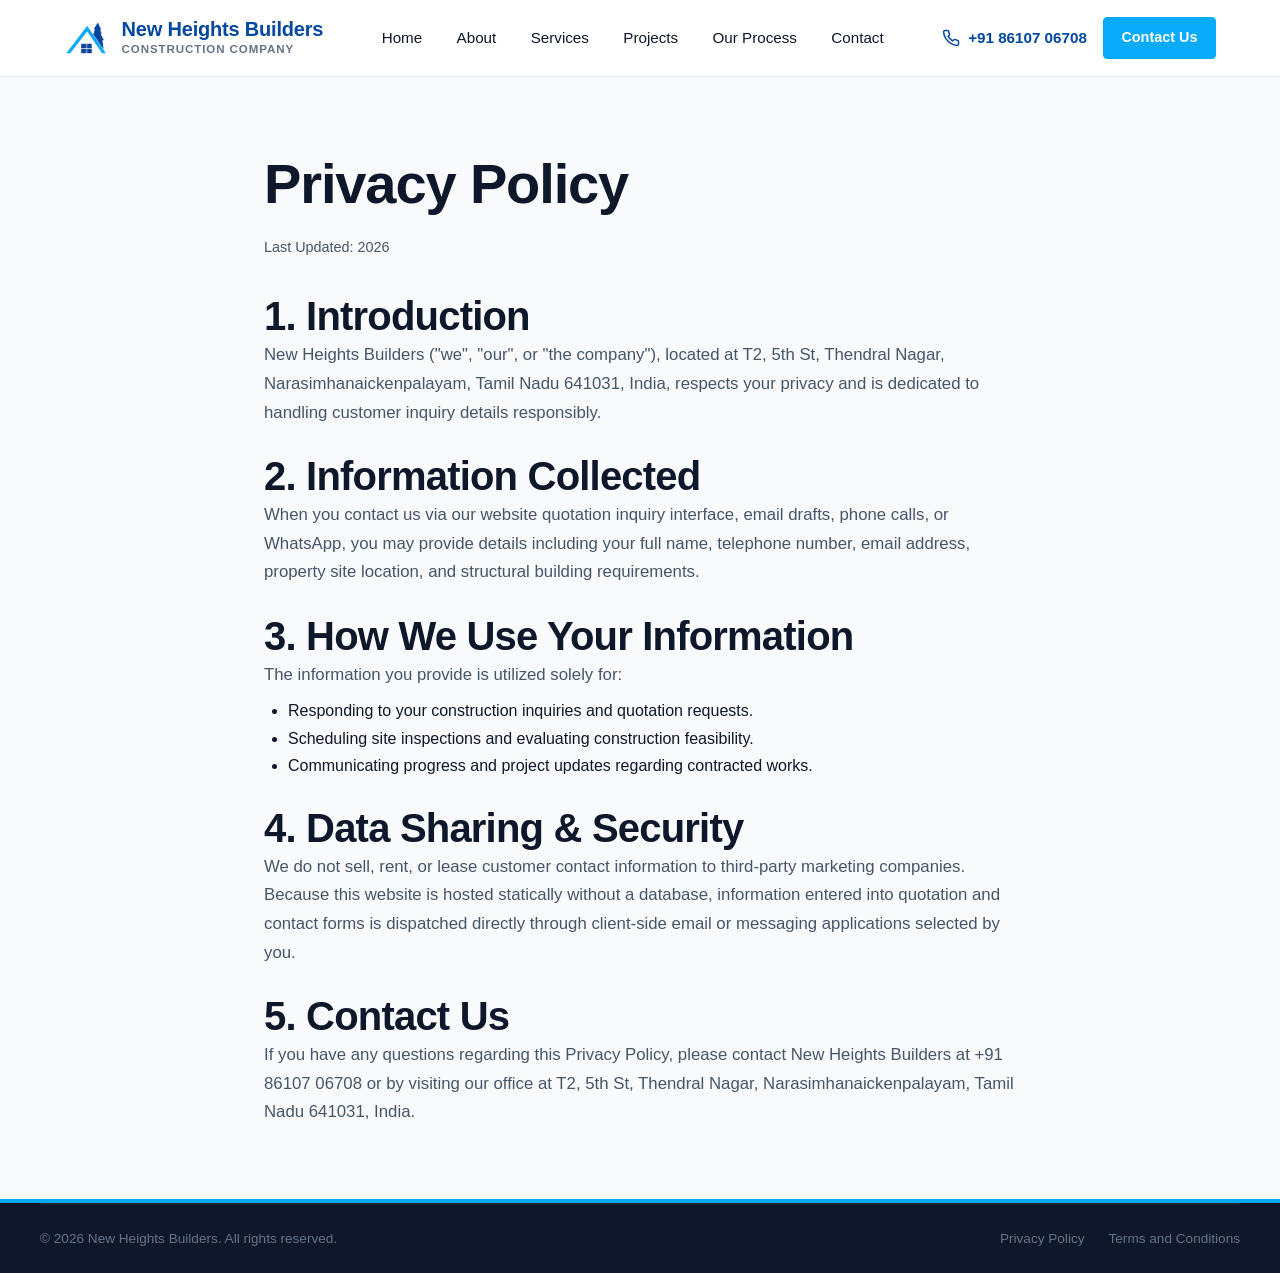
<file: privacy.html>
<!DOCTYPE html>
<html lang="en">
<head>
  <meta charset="UTF-8">
  <meta name="viewport" content="width=device-width, initial-scale=1.0">
  <title>Privacy Policy | New Heights Builders</title>
  <meta name="description" content="Privacy Policy for New Heights Builders. Information handling and client privacy standards.">
  <link rel="icon" type="image/png" href="assets/icons/favicon.png">
  <link rel="icon" type="image/svg+xml" href="assets/icons/favicon.svg">
  <link rel="stylesheet" href="css/styles.css">
  <link rel="stylesheet" href="css/responsive.css">
</head>
<body>
  <a href="#main-content" class="skip-link">Skip to main content</a>

  <!-- Header -->
  <header class="site-header" role="banner">
    <div class="container header-inner">
      <a href="index.html" class="brand-link" aria-label="New Heights Builders - Return to homepage">
        <img src="assets/icons/logo.png" alt="New Heights Builders Logo" class="brand-logo-img" width="44" height="44">
        <div class="brand-meta">
          <span class="brand-name">New Heights Builders</span>
          <span class="brand-sub">Construction Company</span>
        </div>
      </a>

      <nav id="primary-nav" class="nav-menu" role="navigation" aria-label="Main Navigation">
        <a href="index.html" class="nav-link">Home</a>
        <a href="about.html" class="nav-link">About</a>
        <a href="services.html" class="nav-link">Services</a>
        <a href="projects.html" class="nav-link">Projects</a>
        <a href="process.html" class="nav-link">Our Process</a>
        <a href="contact.html" class="nav-link">Contact</a>
      </nav>

      <div class="header-actions">
        <a href="tel:+918610706708" class="header-phone-link" data-config="phone-link">
          <svg width="18" height="18" viewBox="0 0 24 24" fill="none" stroke="currentColor" stroke-width="2" aria-hidden="true"><path d="M22 16.92v3a2 2 0 0 1-2.18 2 19.79 19.79 0 0 1-8.63-3.07 19.5 19.5 0 0 1-6-6 19.79 19.79 0 0 1-3.07-8.67A2 2 0 0 1 4.11 2h3a2 2 0 0 1 2 1.72 12.84 12.84 0 0 0 .7 2.81 2 2 0 0 1-.45 2.11L8.09 9.91a16 16 0 0 0 6 6l1.27-1.27a2 2 0 0 1 2.11-.45 12.84 12.84 0 0 0 2.81.7A2 2 0 0 1 22 16.92z"></path></svg>
          <span data-config="phone">+91 86107 06708</span>
        </a>
        <a href="contact.html" class="btn btn-amber btn-sm">Contact Us</a>
        <button id="menu-toggle" class="menu-toggle" aria-expanded="false" aria-controls="primary-nav" aria-label="Open navigation menu">
          <svg class="menu-icon" viewBox="0 0 24 24" fill="none" stroke="currentColor" stroke-width="2" aria-hidden="true">
            <line x1="3" y1="12" x2="21" y2="12"></line>
            <line x1="3" y1="6" x2="21" y2="6"></line>
            <line x1="3" y1="18" x2="21" y2="18"></line>
          </svg>
        </button>
      </div>
    </div>
  </header>

  <main id="main-content" class="section">
    <div class="container" style="max-width: 800px;">
      <h1 style="margin-bottom: 1rem;">Privacy Policy</h1>
      <p style="font-size: 0.9rem; color: var(--color-text-muted); margin-bottom: 2rem;">Last Updated: 2026</p>

      <div style="display: flex; flex-direction: column; gap: 1.5rem; line-height: 1.7;">
        <section>
          <h2>1. Introduction</h2>
          <p>New Heights Builders ("we", "our", or "the company"), located at T2, 5th St, Thendral Nagar, Narasimhanaickenpalayam, Tamil Nadu 641031, India, respects your privacy and is dedicated to handling customer inquiry details responsibly.</p>
        </section>

        <section>
          <h2>2. Information Collected</h2>
          <p>When you contact us via our website quotation inquiry interface, email drafts, phone calls, or WhatsApp, you may provide details including your full name, telephone number, email address, property site location, and structural building requirements.</p>
        </section>

        <section>
          <h2>3. How We Use Your Information</h2>
          <p>The information you provide is utilized solely for:</p>
          <ul style="padding-left: 1.5rem; margin-top: 0.5rem;">
            <li>Responding to your construction inquiries and quotation requests.</li>
            <li>Scheduling site inspections and evaluating construction feasibility.</li>
            <li>Communicating progress and project updates regarding contracted works.</li>
          </ul>
        </section>

        <section>
          <h2>4. Data Sharing & Security</h2>
          <p>We do not sell, rent, or lease customer contact information to third-party marketing companies. Because this website is hosted statically without a database, information entered into quotation and contact forms is dispatched directly through client-side email or messaging applications selected by you.</p>
        </section>

        <section>
          <h2>5. Contact Us</h2>
          <p>If you have any questions regarding this Privacy Policy, please contact New Heights Builders at +91 86107 06708 or by visiting our office at T2, 5th St, Thendral Nagar, Narasimhanaickenpalayam, Tamil Nadu 641031, India.</p>
        </section>
      </div>
    </div>
  </main>

  <!-- Footer -->
  <footer class="site-footer" role="contentinfo">
    <div class="container footer-bottom">
      <div class="footer-bottom-inner">
        <div>© <span class="current-year">2026</span> New Heights Builders. All rights reserved.</div>
        <div class="footer-legal-links">
          <a href="privacy.html">Privacy Policy</a>
          <a href="terms.html">Terms and Conditions</a>
        </div>
      </div>
    </div>
  </footer>

  <script src="js/config.js"></script>
  <script src="js/main.js"></script>
</body>
</html>
</file>
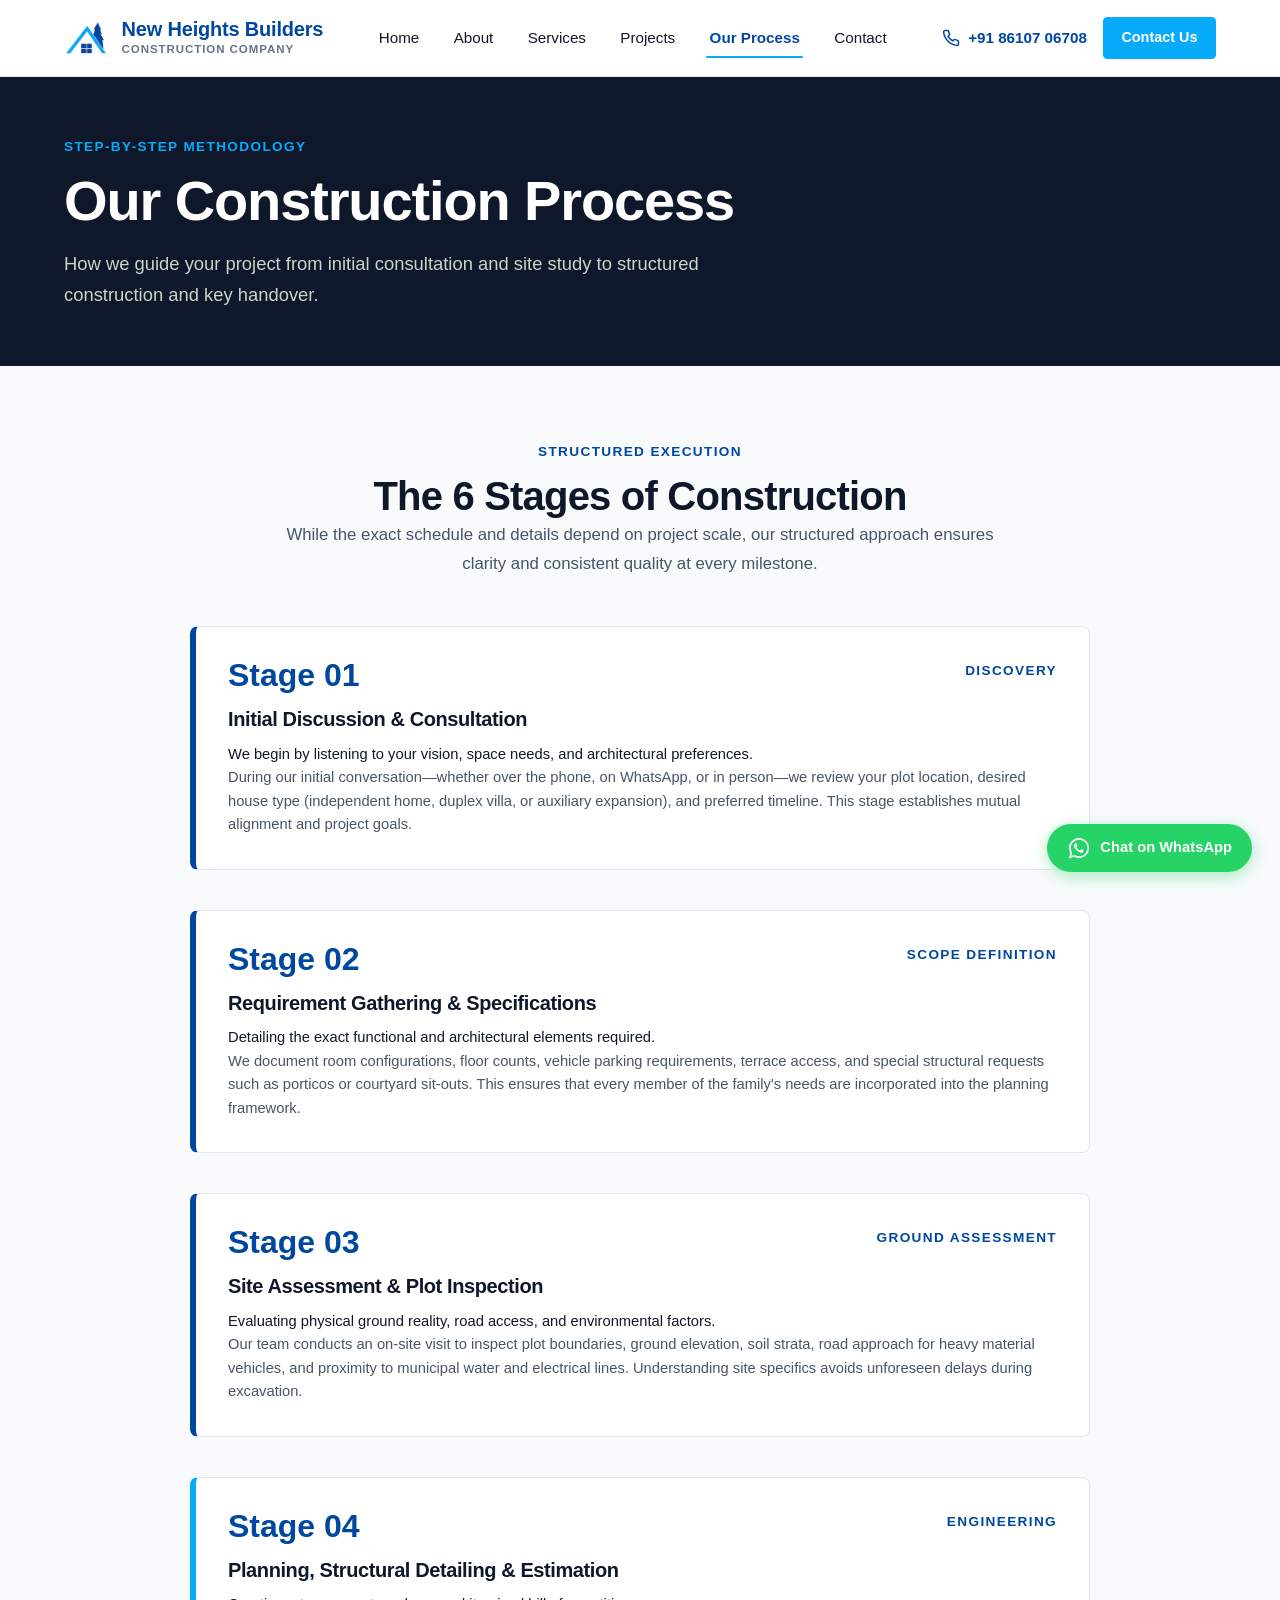
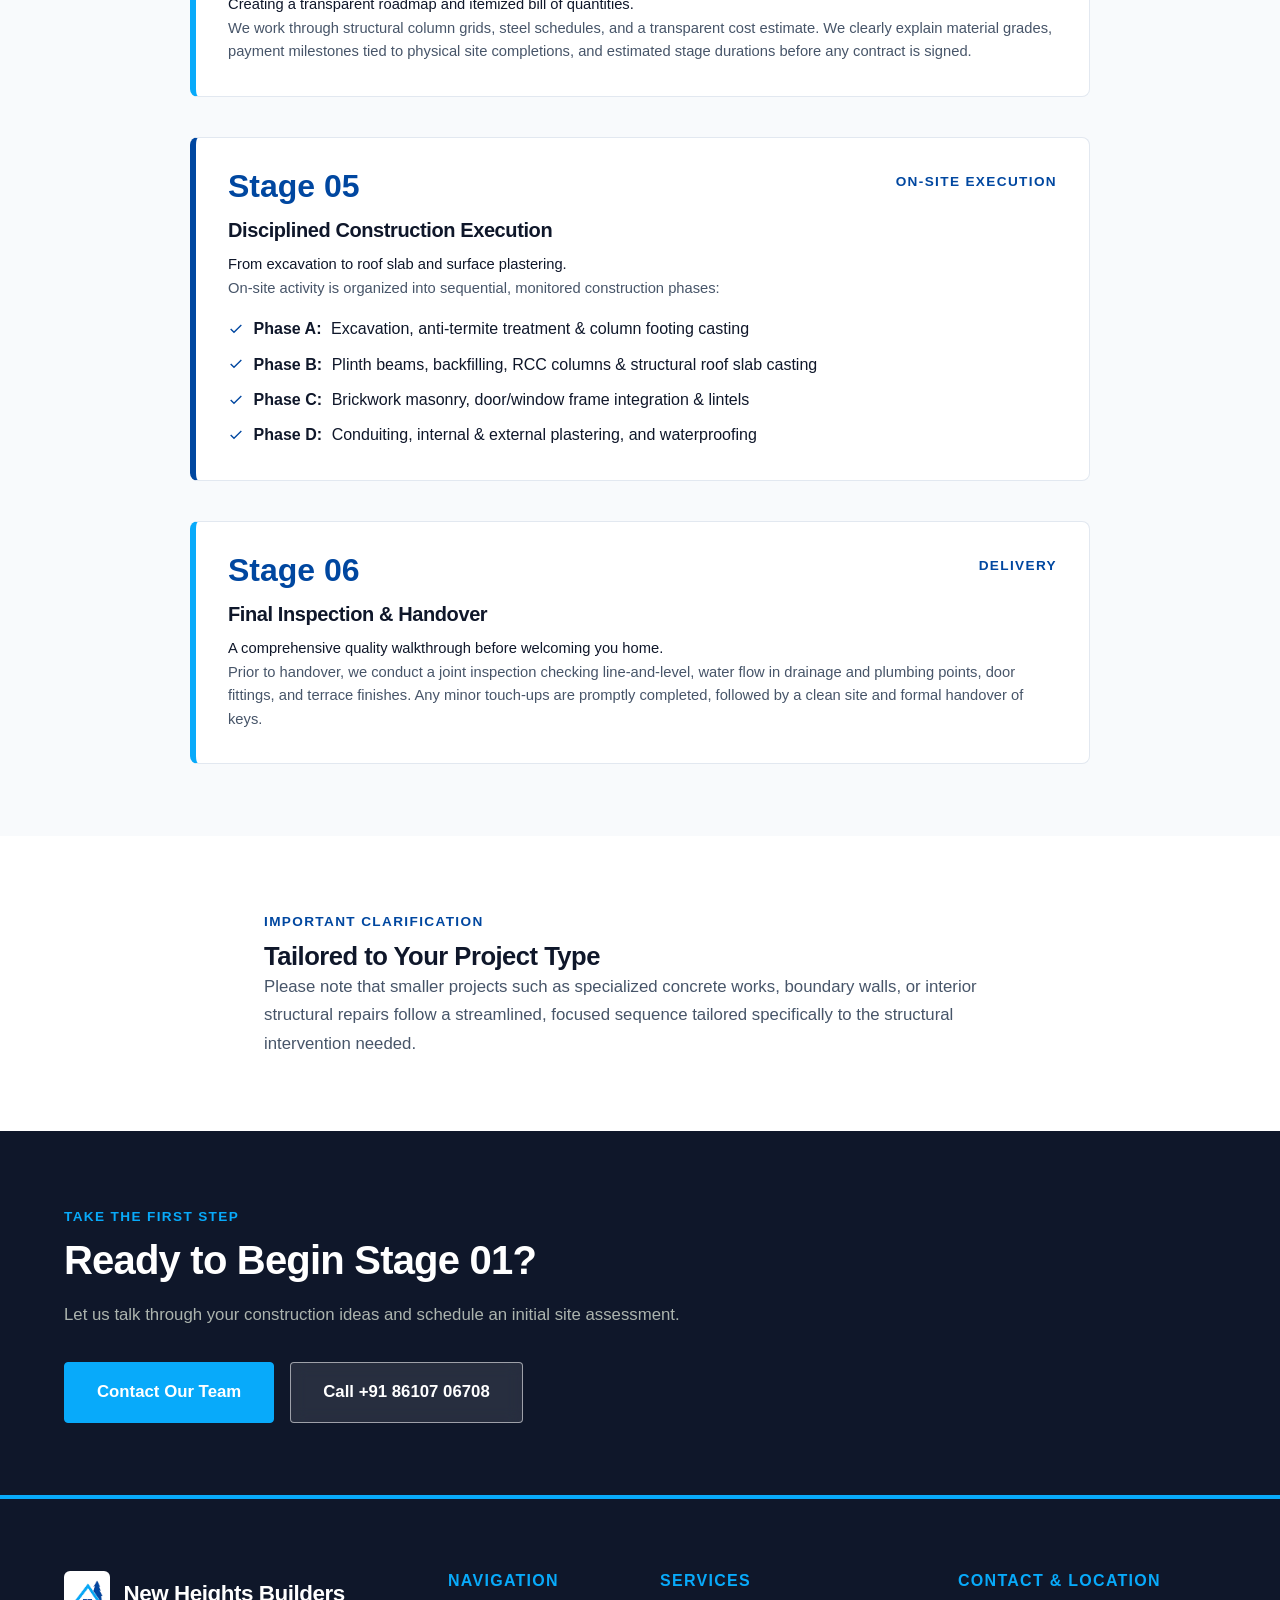
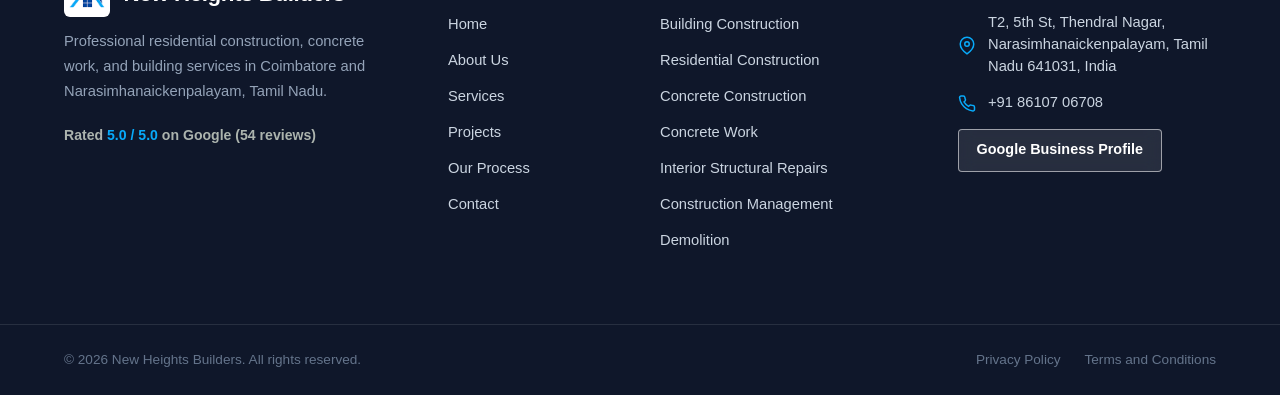
<file: process.html>
<!DOCTYPE html>
<html lang="en">

<head>
  <meta charset="UTF-8">
  <meta name="viewport" content="width=device-width, initial-scale=1.0">
  <title>Our Construction Process | New Heights Builders Coimbatore</title>
  <meta name="description"
    content="Discover our 6-stage construction process from initial consultation and site assessment to RCC framing, inspection, and keys handover.">
  <meta name="keywords"
    content="House construction process Coimbatore, Building stages, Construction workflow Tamil Nadu, Residential builder steps">

  <meta property="og:type" content="website">
  <meta property="og:title" content="Our Construction Process | New Heights Builders">
  <meta property="og:description"
    content="A transparent, step-by-step breakdown of how New Heights Builders plans and executes quality residential homes.">
  <meta property="og:image" content="assets/images/og-image.jpg">

  <link rel="icon" type="image/png" href="assets/icons/favicon.png">
  <link rel="icon" type="image/svg+xml" href="assets/icons/favicon.svg">
  <link rel="stylesheet" href="css/styles.css">
  <link rel="stylesheet" href="css/responsive.css">
</head>

<body>
  <a href="#main-content" class="skip-link">Skip to main content</a>

  <!-- Header -->
  <header class="site-header" role="banner">
    <div class="container header-inner">
      <a href="index.html" class="brand-link" aria-label="New Heights Builders - Return to homepage">
        <img src="assets/icons/logo.png" alt="New Heights Builders Logo" class="brand-logo-img" width="44" height="44">
        <div class="brand-meta">
          <span class="brand-name">New Heights Builders</span>
          <span class="brand-sub">Construction Company</span>
        </div>
      </a>

      <nav id="primary-nav" class="nav-menu" role="navigation" aria-label="Main Navigation">
        <a href="index.html" class="nav-link">Home</a>
        <a href="about.html" class="nav-link">About</a>
        <a href="services.html" class="nav-link">Services</a>
        <a href="projects.html" class="nav-link">Projects</a>
        <a href="process.html" class="nav-link active" aria-current="page">Our Process</a>
        <a href="contact.html" class="nav-link">Contact</a>
      </nav>

      <div class="header-actions">
        <a href="tel:+918610706708" class="header-phone-link" data-config="phone-link"
          aria-label="Call New Heights Builders">
          <svg width="18" height="18" viewBox="0 0 24 24" fill="none" stroke="currentColor" stroke-width="2"
            aria-hidden="true">
            <path
              d="M22 16.92v3a2 2 0 0 1-2.18 2 19.79 19.79 0 0 1-8.63-3.07 19.5 19.5 0 0 1-6-6 19.79 19.79 0 0 1-3.07-8.67A2 2 0 0 1 4.11 2h3a2 2 0 0 1 2 1.72 12.84 12.84 0 0 0 .7 2.81 2 2 0 0 1-.45 2.11L8.09 9.91a16 16 0 0 0 6 6l1.27-1.27a2 2 0 0 1 2.11-.45 12.84 12.84 0 0 0 2.81.7A2 2 0 0 1 22 16.92z">
            </path>
          </svg>
          <span data-config="phone">+91 86107 06708</span>
        </a>
        <a href="contact.html" class="btn btn-amber btn-sm">Contact Us</a>
        <button id="menu-toggle" class="menu-toggle" aria-expanded="false" aria-controls="primary-nav"
          aria-label="Open navigation menu">
          <svg class="menu-icon" viewBox="0 0 24 24" fill="none" stroke="currentColor" stroke-width="2"
            aria-hidden="true">
            <line x1="3" y1="12" x2="21" y2="12"></line>
            <line x1="3" y1="6" x2="21" y2="6"></line>
            <line x1="3" y1="18" x2="21" y2="18"></line>
          </svg>
        </button>
      </div>
    </div>
  </header>

  <main id="main-content">
    <!-- Process Hero -->
    <section class="section section-dark" style="padding-top: 3.5rem; padding-bottom: 3.5rem;">
      <div class="container">
        <span class="eyebrow eyebrow-light">Step-by-Step Methodology</span>
        <h1 style="color: var(--color-white); margin-bottom: 0.75rem;">Our Construction Process</h1>
        <p style="color: #CBD3CC; max-width: 720px; font-size: 1.15rem;">How we guide your project from initial
          consultation and site study to structured construction and key handover.</p>
      </div>
    </section>

    <!-- Detailed Steps -->
    <section class="section">
      <div class="container">
        <div class="section-header text-center">
          <span class="eyebrow">Structured Execution</span>
          <h2>The 6 Stages of Construction</h2>
          <p>While the exact schedule and details depend on project scale, our structured approach ensures clarity and
            consistent quality at every milestone.</p>
        </div>

        <div style="display: flex; flex-direction: column; gap: 2.5rem; max-width: 900px; margin: 0 auto;">

          <!-- Step 1 -->
          <div class="process-step-card" style="border-left: 6px solid var(--color-primary);">
            <div class="step-header">
              <span class="step-num">Stage 01</span>
              <span class="eyebrow">Discovery</span>
            </div>
            <h3>Initial Discussion & Consultation</h3>
            <p class="lead">We begin by listening to your vision, space needs, and architectural preferences.</p>
            <p>During our initial conversation—whether over the phone, on WhatsApp, or in person—we review your plot
              location, desired house type (independent home, duplex villa, or auxiliary expansion), and preferred
              timeline. This stage establishes mutual alignment and project goals.</p>
          </div>

          <!-- Step 2 -->
          <div class="process-step-card" style="border-left: 6px solid var(--color-primary);">
            <div class="step-header">
              <span class="step-num">Stage 02</span>
              <span class="eyebrow">Scope Definition</span>
            </div>
            <h3>Requirement Gathering & Specifications</h3>
            <p class="lead">Detailing the exact functional and architectural elements required.</p>
            <p>We document room configurations, floor counts, vehicle parking requirements, terrace access, and special
              structural requests such as porticos or courtyard sit-outs. This ensures that every member of the family's
              needs are incorporated into the planning framework.</p>
          </div>

          <!-- Step 3 -->
          <div class="process-step-card" style="border-left: 6px solid var(--color-primary);">
            <div class="step-header">
              <span class="step-num">Stage 03</span>
              <span class="eyebrow">Ground Assessment</span>
            </div>
            <h3>Site Assessment & Plot Inspection</h3>
            <p class="lead">Evaluating physical ground reality, road access, and environmental factors.</p>
            <p>Our team conducts an on-site visit to inspect plot boundaries, ground elevation, soil strata, road
              approach for heavy material vehicles, and proximity to municipal water and electrical lines. Understanding
              site specifics avoids unforeseen delays during excavation.</p>
          </div>

          <!-- Step 4 -->
          <div class="process-step-card" style="border-left: 6px solid var(--color-amber);">
            <div class="step-header">
              <span class="step-num">Stage 04</span>
              <span class="eyebrow">Engineering</span>
            </div>
            <h3>Planning, Structural Detailing & Estimation</h3>
            <p class="lead">Creating a transparent roadmap and itemized bill of quantities.</p>
            <p>We work through structural column grids, steel schedules, and a transparent cost estimate. We clearly
              explain material grades, payment milestones tied to physical site completions, and estimated stage
              durations before any contract is signed.</p>
          </div>

          <!-- Step 5 -->
          <div class="process-step-card" style="border-left: 6px solid var(--color-primary);">
            <div class="step-header">
              <span class="step-num">Stage 05</span>
              <span class="eyebrow">On-Site Execution</span>
            </div>
            <h3>Disciplined Construction Execution</h3>
            <p class="lead">From excavation to roof slab and surface plastering.</p>
            <p>On-site activity is organized into sequential, monitored construction phases:</p>
            <ul style="list-style: none; margin-top: 1rem; display: flex; flex-direction: column; gap: 0.6rem;">
              <li style="display: flex; gap: 0.6rem; align-items: center;"><svg width="16" height="16"
                  viewBox="0 0 24 24" fill="none" stroke="var(--color-primary)" stroke-width="2">
                  <polyline points="20 6 9 17 4 12"></polyline>
                </svg> <strong>Phase A:</strong> Excavation, anti-termite treatment & column footing casting</li>
              <li style="display: flex; gap: 0.6rem; align-items: center;"><svg width="16" height="16"
                  viewBox="0 0 24 24" fill="none" stroke="var(--color-primary)" stroke-width="2">
                  <polyline points="20 6 9 17 4 12"></polyline>
                </svg> <strong>Phase B:</strong> Plinth beams, backfilling, RCC columns & structural roof slab casting
              </li>
              <li style="display: flex; gap: 0.6rem; align-items: center;"><svg width="16" height="16"
                  viewBox="0 0 24 24" fill="none" stroke="var(--color-primary)" stroke-width="2">
                  <polyline points="20 6 9 17 4 12"></polyline>
                </svg> <strong>Phase C:</strong> Brickwork masonry, door/window frame integration & lintels</li>
              <li style="display: flex; gap: 0.6rem; align-items: center;"><svg width="16" height="16"
                  viewBox="0 0 24 24" fill="none" stroke="var(--color-primary)" stroke-width="2">
                  <polyline points="20 6 9 17 4 12"></polyline>
                </svg> <strong>Phase D:</strong> Conduiting, internal & external plastering, and waterproofing</li>
            </ul>
          </div>

          <!-- Step 6 -->
          <div class="process-step-card" style="border-left: 6px solid var(--color-amber);">
            <div class="step-header">
              <span class="step-num">Stage 06</span>
              <span class="eyebrow">Delivery</span>
            </div>
            <h3>Final Inspection & Handover</h3>
            <p class="lead">A comprehensive quality walkthrough before welcoming you home.</p>
            <p>Prior to handover, we conduct a joint inspection checking line-and-level, water flow in drainage and
              plumbing points, door fittings, and terrace finishes. Any minor touch-ups are promptly completed, followed
              by a clean site and formal handover of keys.</p>
          </div>

        </div>
      </div>
    </section>

    <!-- Scope Clarification Note -->
    <section class="section section-alt">
      <div class="container text-center" style="max-width: 800px;">
        <span class="eyebrow">Important Clarification</span>
        <h3>Tailored to Your Project Type</h3>
        <p>Please note that smaller projects such as specialized concrete works, boundary walls, or interior structural
          repairs follow a streamlined, focused sequence tailored specifically to the structural intervention needed.
        </p>
      </div>
    </section>

    <!-- Process CTA -->
    <section class="section section-dark text-center">
      <div class="container">
        <span class="eyebrow eyebrow-light">Take the First Step</span>
        <h2 style="color: var(--color-white); margin-bottom: 1rem;">Ready to Begin Stage 01?</h2>
        <p style="margin-bottom: 1rem; margin: 0 auto 2rem auto; color: #ACB4AE;">Let us talk through your construction
          ideas and schedule an initial site assessment.</p>
        <div class="btn-group" style="justify-content: left;">
          <a href="contact.html" class="btn btn-amber btn-lg">Contact Our Team</a>
          <a href="tel:+918610706708" class="btn btn-outline-light btn-lg" data-config="phone-link">Call +91 86107
            06708</a>
        </div>
      </div>
    </section>
  </main>

  <!-- Shared Footer -->
  <footer class="site-footer" role="contentinfo">
    <div class="container footer-top">
      <div class="footer-grid">
        <div class="footer-brand">
          <div style="display: flex; align-items: center; gap: 0.85rem; margin-bottom: 0.75rem;">
            <div style="background: #ffffff; padding: 4px; border-radius: 6px; display: inline-flex;">
              <img src="assets/icons/logo.png" alt="New Heights Builders Logo" width="38" height="38"
                style="display: block;">
            </div>
            <h3 style="margin-bottom: 0;">New Heights Builders</h3>
          </div>
          <p>Professional residential construction, concrete work, and building services in Coimbatore and
            Narasimhanaickenpalayam, Tamil Nadu.</p>
          <div class="google-meta" style="color: #ACB4AE;">
            Rated <strong style="color: var(--color-amber);">5.0 / 5.0</strong> on Google (54 reviews)
          </div>
        </div>

        <div class="footer-col">
          <h4>Navigation</h4>
          <ul class="footer-nav">
            <li><a href="index.html">Home</a></li>
            <li><a href="about.html">About Us</a></li>
            <li><a href="services.html">Services</a></li>
            <li><a href="projects.html">Projects</a></li>
            <li><a href="process.html">Our Process</a></li>
            <li><a href="contact.html">Contact</a></li>
          </ul>
        </div>

        <div class="footer-col">
          <h4>Services</h4>
          <ul class="footer-nav">
            <li><a href="services.html#building-construction">Building Construction</a></li>
            <li><a href="services.html#residential-construction">Residential Construction</a></li>
            <li><a href="services.html#concrete-construction">Concrete Construction</a></li>
            <li><a href="services.html#concrete-work">Concrete Work</a></li>
            <li><a href="services.html#interior-structural-repairs">Interior Structural Repairs</a></li>
            <li><a href="services.html#construction-management">Construction Management</a></li>
            <li><a href="services.html#demolition">Demolition</a></li>
          </ul>
        </div>

        <div class="footer-col">
          <h4>Contact & Location</h4>
          <div class="footer-contact-item">
            <svg width="18" height="18" viewBox="0 0 24 24" fill="none" stroke="currentColor" stroke-width="2"
              aria-hidden="true">
              <path d="M21 10c0 7-9 13-9 13s-9-6-9-13a9 9 0 0 1 18 0z"></path>
              <circle cx="12" cy="10" r="3"></circle>
            </svg>
            <span data-config="address">T2, 5th St, Thendral Nagar, Narasimhanaickenpalayam, Tamil Nadu 641031,
              India</span>
          </div>
          <div class="footer-contact-item">
            <svg width="18" height="18" viewBox="0 0 24 24" fill="none" stroke="currentColor" stroke-width="2"
              aria-hidden="true">
              <path
                d="M22 16.92v3a2 2 0 0 1-2.18 2 19.79 19.79 0 0 1-8.63-3.07 19.5 19.5 0 0 1-6-6 19.79 19.79 0 0 1-3.07-8.67A2 2 0 0 1 4.11 2h3a2 2 0 0 1 2 1.72 12.84 12.84 0 0 0 .7 2.81 2 2 0 0 1-.45 2.11L8.09 9.91a16 16 0 0 0 6 6l1.27-1.27a2 2 0 0 1 2.11-.45 12.84 12.84 0 0 0 2.81.7A2 2 0 0 1 22 16.92z">
              </path>
            </svg>
            <a href="tel:+918610706708" data-config="phone-link">+91 86107 06708</a>
          </div>
          <div style="margin-top: 1rem;">
            <a href="https://maps.google.com/?q=New+Heights+Builders+Narasimhanaickenpalayam+Coimbatore" target="_blank"
              rel="noopener noreferrer" class="btn btn-outline-light btn-sm" data-config="google-url">Google Business
              Profile</a>
          </div>
        </div>
      </div>
    </div>

    <div class="footer-bottom">
      <div class="container footer-bottom-inner">
        <div>
          © <span class="current-year">2026</span> New Heights Builders. All rights reserved.
        </div>
        <div class="footer-legal-links">
          <a href="privacy.html">Privacy Policy</a>
          <a href="terms.html">Terms and Conditions</a>
        </div>
      </div>
    </div>
  </footer>

  <!-- WhatsApp CTA -->
  <a href="https://wa.me/918610706708?text=Hello%20New%20Heights%20Builders%2C%20I%20would%20like%20to%20discuss%20a%20construction%20project."
    class="floating-whatsapp" target="_blank" rel="noopener noreferrer" aria-label="Chat on WhatsApp"
    data-config="whatsapp-link">
    <svg viewBox="0 0 24 24" fill="currentColor" aria-hidden="true">
      <path
        d="M12.031 2C6.511 2 2.015 6.495 2.015 12.014c0 1.763.458 3.483 1.332 5l-1.417 5.176 5.305-1.391c1.467.801 3.125 1.229 4.801 1.229h.005c5.518 0 10.015-4.496 10.015-10.014 0-2.673-1.041-5.187-2.931-7.078A9.95 9.95 0 0 0 12.031 2zm0 18.344c-1.493 0-2.96-.4-4.24-1.16l-.304-.18-3.15.826.84-3.072-.198-.315a8.318 8.318 0 0 1-1.275-4.43c0-4.606 3.748-8.354 8.355-8.354 2.233 0 4.331.87 5.908 2.45a8.303 8.303 0 0 1 2.449 5.912c0 4.606-3.748 8.323-8.345 8.323zm4.577-6.248c-.25-.125-1.48-.73-1.71-.812-.23-.083-.398-.125-.566.125-.168.25-.65.812-.796.979-.147.166-.293.187-.543.062s-1.058-.39-2.014-1.242c-.744-.663-1.247-1.482-1.393-1.732-.146-.25-.015-.385.11-.51.112-.112.25-.291.375-.437.125-.146.166-.25.25-.417.083-.166.042-.312-.021-.437-.063-.125-.566-1.364-.775-1.869-.204-.492-.412-.425-.566-.433-.146-.008-.313-.01-.48-.01s-.438.063-.667.312c-.23.25-.875.854-.875 2.083 0 1.229.896 2.417 1.021 2.583.125.167 1.764 2.693 4.274 3.776.598.258 1.064.412 1.428.528.601.191 1.148.164 1.58.1s.903-.369 1.03-.725.127-.663.09-.725c-.038-.063-.173-.125-.423-.25z" />
    </svg>
    <span>Chat on WhatsApp</span>
  </a>

  <script src="js/config.js"></script>
  <script src="js/main.js"></script>
</body>

</html>
</file>
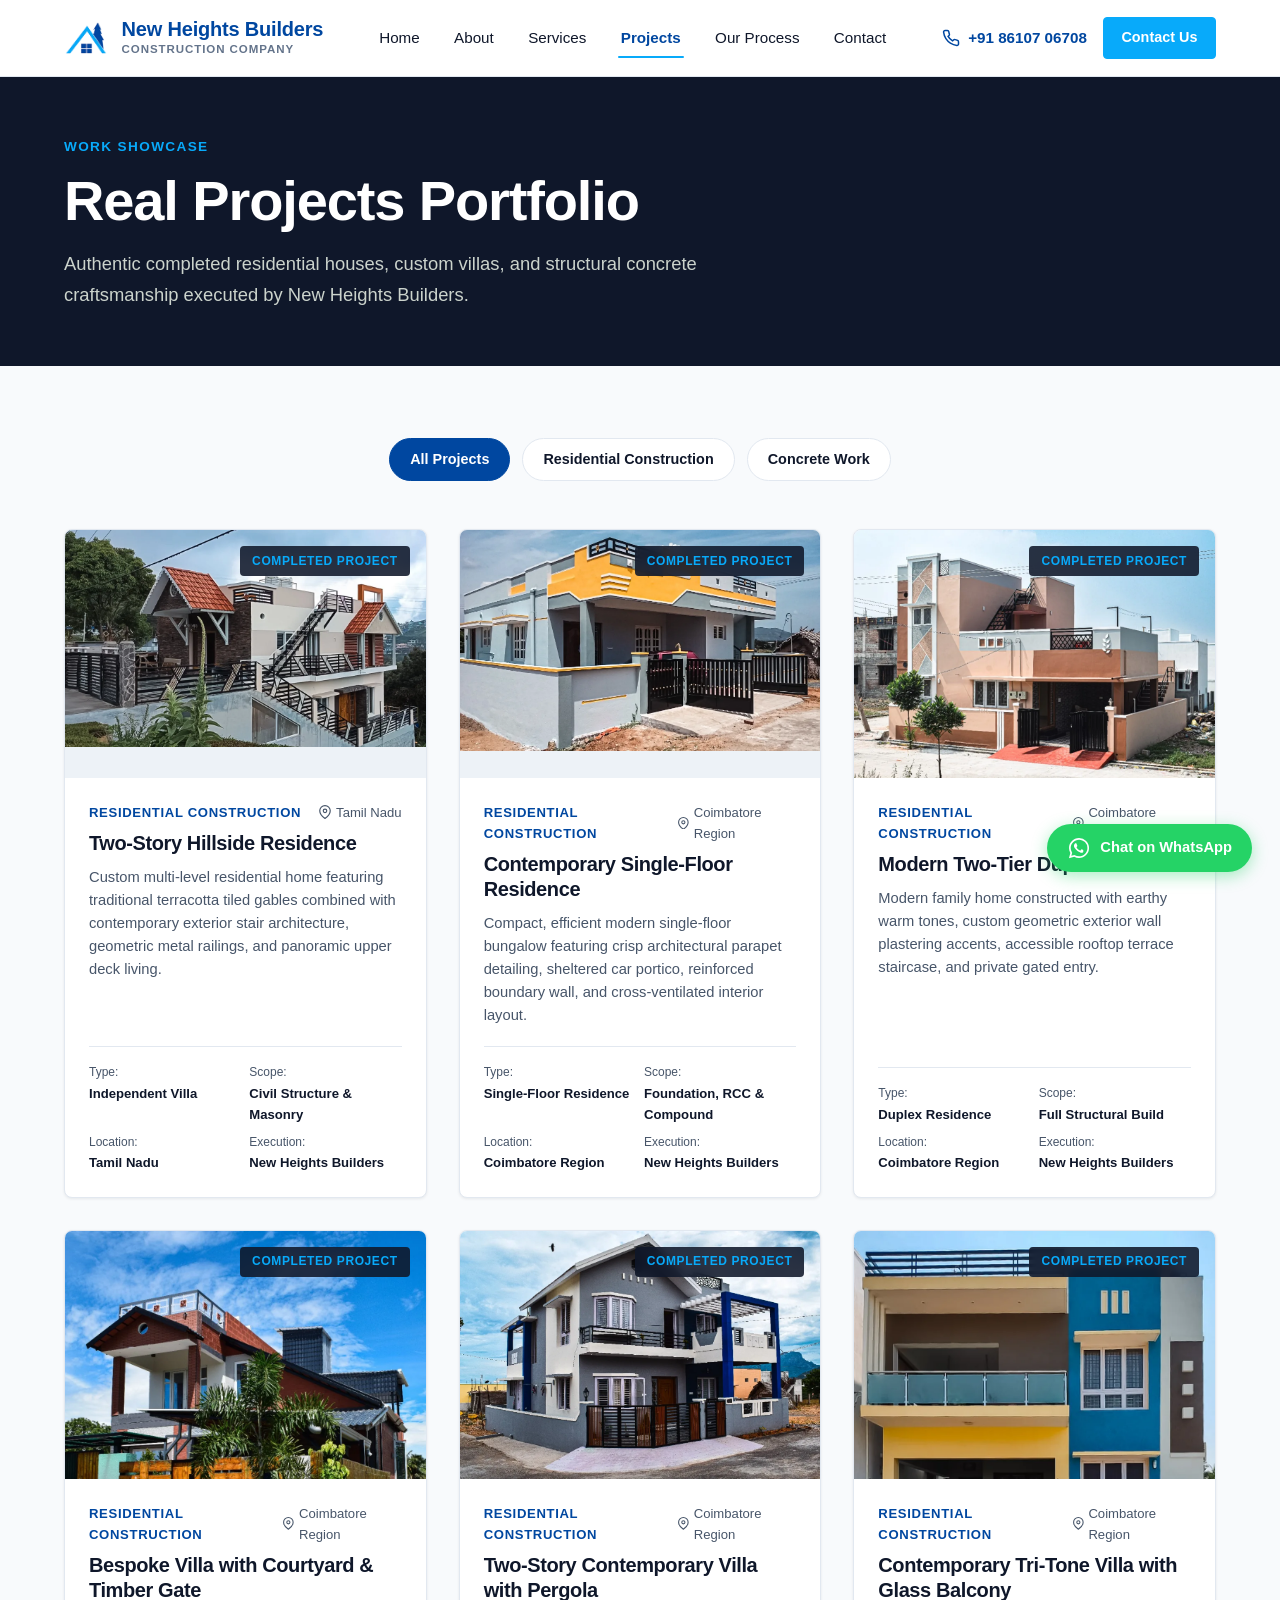
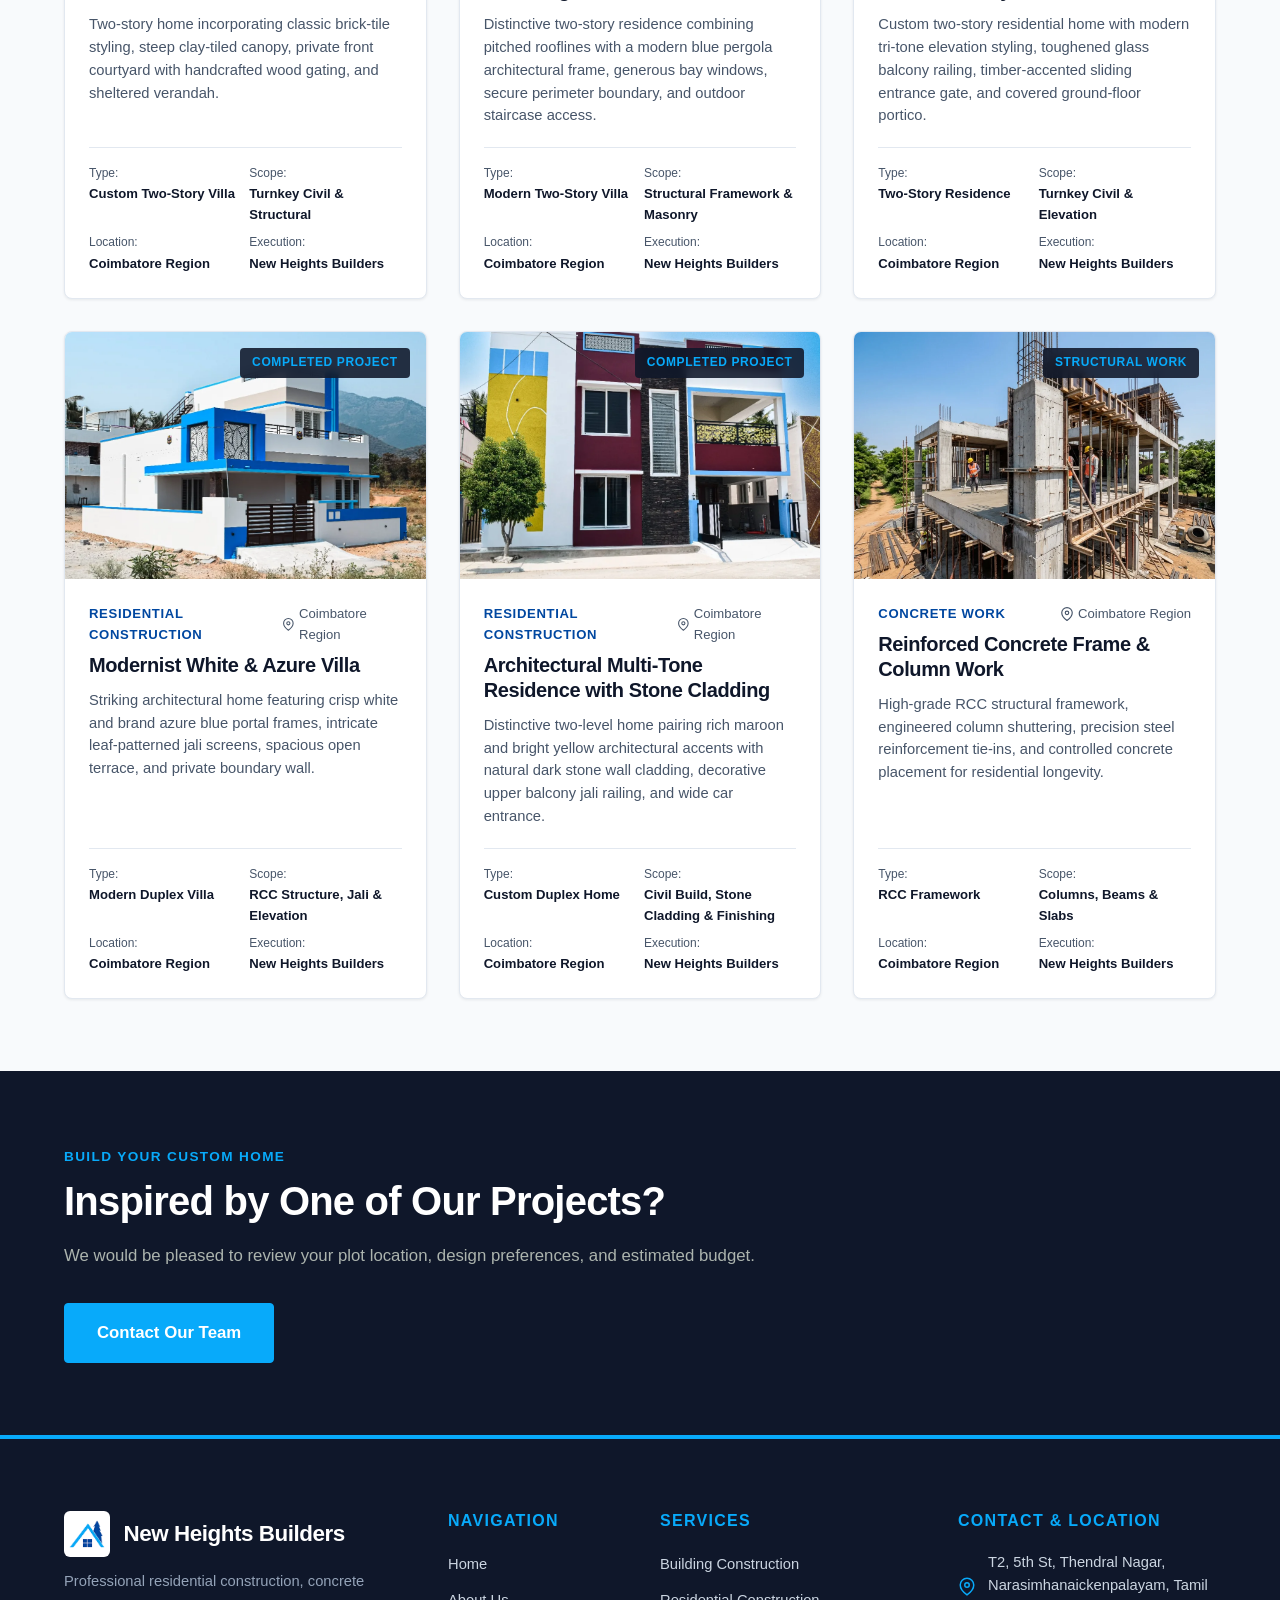
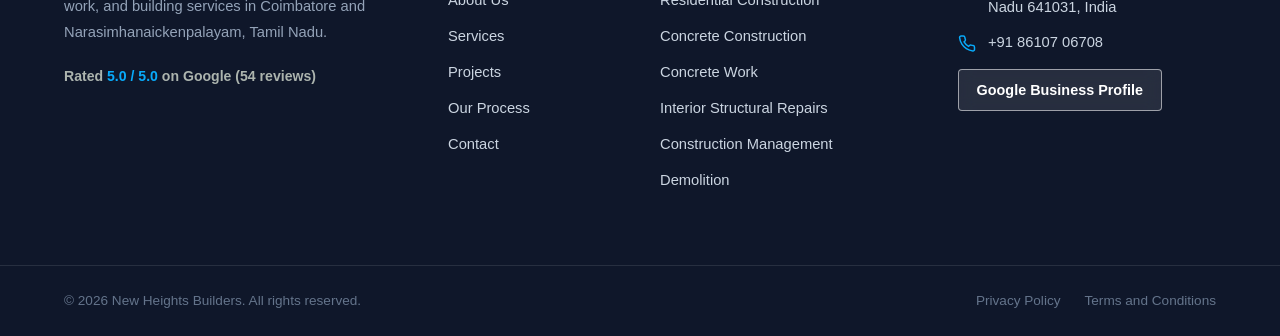
<file: projects.html>
<!DOCTYPE html>
<html lang="en">

<head>
  <meta charset="UTF-8">
  <meta name="viewport" content="width=device-width, initial-scale=1.0">
  <title>Projects Portfolio | New Heights Builders Coimbatore</title>
  <meta name="description"
    content="View real completed residential construction and concrete framing projects by New Heights Builders across Coimbatore and Tamil Nadu.">
  <meta name="keywords"
    content="New Heights Builders projects, House construction photos Coimbatore, Residential projects Tamil Nadu, Concrete works gallery">

  <meta property="og:type" content="website">
  <meta property="og:title" content="Projects Portfolio | New Heights Builders">
  <meta property="og:description"
    content="Explore real residential houses, custom villas, and structural concrete projects completed by New Heights Builders.">
  <meta property="og:image" content="assets/images/project-01.jpg">

  <link rel="icon" type="image/png" href="assets/icons/favicon.png">
  <link rel="icon" type="image/svg+xml" href="assets/icons/favicon.svg">
  <link rel="stylesheet" href="css/styles.css">
  <link rel="stylesheet" href="css/responsive.css">
</head>

<body>
  <a href="#main-content" class="skip-link">Skip to main content</a>

  <!-- Header -->
  <header class="site-header" role="banner">
    <div class="container header-inner">
      <a href="index.html" class="brand-link" aria-label="New Heights Builders - Return to homepage">
        <img src="assets/icons/logo.png" alt="New Heights Builders Logo" class="brand-logo-img" width="44" height="44">
        <div class="brand-meta">
          <span class="brand-name">New Heights Builders</span>
          <span class="brand-sub">Construction Company</span>
        </div>
      </a>

      <nav id="primary-nav" class="nav-menu" role="navigation" aria-label="Main Navigation">
        <a href="index.html" class="nav-link">Home</a>
        <a href="about.html" class="nav-link">About</a>
        <a href="services.html" class="nav-link">Services</a>
        <a href="projects.html" class="nav-link active" aria-current="page">Projects</a>
        <a href="process.html" class="nav-link">Our Process</a>
        <a href="contact.html" class="nav-link">Contact</a>
      </nav>

      <div class="header-actions">
        <a href="tel:+918610706708" class="header-phone-link" data-config="phone-link"
          aria-label="Call New Heights Builders">
          <svg width="18" height="18" viewBox="0 0 24 24" fill="none" stroke="currentColor" stroke-width="2"
            aria-hidden="true">
            <path
              d="M22 16.92v3a2 2 0 0 1-2.18 2 19.79 19.79 0 0 1-8.63-3.07 19.5 19.5 0 0 1-6-6 19.79 19.79 0 0 1-3.07-8.67A2 2 0 0 1 4.11 2h3a2 2 0 0 1 2 1.72 12.84 12.84 0 0 0 .7 2.81 2 2 0 0 1-.45 2.11L8.09 9.91a16 16 0 0 0 6 6l1.27-1.27a2 2 0 0 1 2.11-.45 12.84 12.84 0 0 0 2.81.7A2 2 0 0 1 22 16.92z">
            </path>
          </svg>
          <span data-config="phone">+91 86107 06708</span>
        </a>
        <a href="contact.html" class="btn btn-amber btn-sm">Contact Us</a>
        <button id="menu-toggle" class="menu-toggle" aria-expanded="false" aria-controls="primary-nav"
          aria-label="Open navigation menu">
          <svg class="menu-icon" viewBox="0 0 24 24" fill="none" stroke="currentColor" stroke-width="2"
            aria-hidden="true">
            <line x1="3" y1="12" x2="21" y2="12"></line>
            <line x1="3" y1="6" x2="21" y2="6"></line>
            <line x1="3" y1="18" x2="21" y2="18"></line>
          </svg>
        </button>
      </div>
    </div>
  </header>

  <main id="main-content">
    <!-- Projects Hero -->
    <section class="section section-dark" style="padding-top: 3.5rem; padding-bottom: 3.5rem;">
      <div class="container">
        <span class="eyebrow eyebrow-light">Work Showcase</span>
        <h1 style="color: var(--color-white); margin-bottom: 0.75rem;">Real Projects Portfolio</h1>
        <p style="color: #CBD3CC; max-width: 720px; font-size: 1.15rem;">Authentic completed residential houses, custom
          villas, and structural concrete craftsmanship executed by New Heights Builders.</p>
      </div>
    </section>

    <!-- Portfolio & Filter Section -->
    <section class="section">
      <div class="container">
        <!-- Interactive Filter Buttons -->
        <div class="portfolio-controls" role="tablist" aria-label="Filter projects by category">
          <button class="filter-btn active" data-filter="all" role="tab" aria-selected="true" id="filter-all">All
            Projects</button>
          <button class="filter-btn" data-filter="residential" role="tab" aria-selected="false"
            id="filter-residential">Residential Construction</button>
          <button class="filter-btn" data-filter="concrete" role="tab" aria-selected="false"
            id="filter-concrete">Concrete Work</button>
        </div>

        <!-- Project Grid (Populated with owner-supplied genuine projects) -->
        <div class="projects-grid" id="project-grid" aria-live="polite">

          <!-- Real Project 01 -->
          <article class="project-card" data-category="residential" id="project-01">
            <div class="project-media">
              <picture>
                <source srcset="assets/images/project-01.webp" type="image/webp">
                <img src="assets/images/project-01.jpg"
                  alt="Two-story hillside residence with terracotta tile gables and custom exterior staircase built by New Heights Builders"
                  loading="lazy" width="600" height="420">
              </picture>
              <span class="project-badge">Completed Project</span>
            </div>
            <div class="project-body">
              <div class="project-meta">
                <span class="project-category">Residential Construction</span>
                <span class="project-loc">
                  <svg width="14" height="14" viewBox="0 0 24 24" fill="none" stroke="currentColor" stroke-width="2"
                    aria-hidden="true">
                    <path d="M21 10c0 7-9 13-9 13s-9-6-9-13a9 9 0 0 1 18 0z"></path>
                    <circle cx="12" cy="10" r="3"></circle>
                  </svg>
                  Tamil Nadu
                </span>
              </div>
              <h3 class="project-title">Two-Story Hillside Residence</h3>
              <p class="project-desc">Custom multi-level residential home featuring traditional terracotta tiled gables
                combined with contemporary exterior stair architecture, geometric metal railings, and panoramic upper
                deck living.</p>
              <div class="project-specs">
                <div class="spec-item"><span class="spec-label">Type:</span><span class="spec-val">Independent
                    Villa</span></div>
                <div class="spec-item"><span class="spec-label">Scope:</span><span class="spec-val">Civil Structure &
                    Masonry</span></div>
                <div class="spec-item"><span class="spec-label">Location:</span><span class="spec-val">Tamil Nadu</span>
                </div>
                <div class="spec-item"><span class="spec-label">Execution:</span><span class="spec-val">New Heights
                    Builders</span></div>
              </div>
            </div>
          </article>

          <!-- Real Project 02 -->
          <article class="project-card" data-category="residential" id="project-02">
            <div class="project-media">
              <picture>
                <source srcset="assets/images/project-02.webp" type="image/webp">
                <img src="assets/images/project-02.jpg"
                  alt="Contemporary single-floor residence with ochre parapet accents built by New Heights Builders"
                  loading="lazy" width="600" height="420">
              </picture>
              <span class="project-badge">Completed Project</span>
            </div>
            <div class="project-body">
              <div class="project-meta">
                <span class="project-category">Residential Construction</span>
                <span class="project-loc">
                  <svg width="14" height="14" viewBox="0 0 24 24" fill="none" stroke="currentColor" stroke-width="2"
                    aria-hidden="true">
                    <path d="M21 10c0 7-9 13-9 13s-9-6-9-13a9 9 0 0 1 18 0z"></path>
                    <circle cx="12" cy="10" r="3"></circle>
                  </svg>
                  Coimbatore Region
                </span>
              </div>
              <h3 class="project-title">Contemporary Single-Floor Residence</h3>
              <p class="project-desc">Compact, efficient modern single-floor bungalow featuring crisp architectural
                parapet detailing, sheltered car portico, reinforced boundary wall, and cross-ventilated interior
                layout.</p>
              <div class="project-specs">
                <div class="spec-item"><span class="spec-label">Type:</span><span class="spec-val">Single-Floor
                    Residence</span></div>
                <div class="spec-item"><span class="spec-label">Scope:</span><span class="spec-val">Foundation, RCC &
                    Compound</span></div>
                <div class="spec-item"><span class="spec-label">Location:</span><span class="spec-val">Coimbatore
                    Region</span></div>
                <div class="spec-item"><span class="spec-label">Execution:</span><span class="spec-val">New Heights
                    Builders</span></div>
              </div>
            </div>
          </article>

          <!-- Real Project 03 -->
          <article class="project-card" data-category="residential" id="project-03">
            <div class="project-media">
              <picture>
                <source srcset="assets/images/project-03.webp" type="image/webp">
                <img src="assets/images/project-03.jpg"
                  alt="Modern two-tier duplex home with terracotta accents built by New Heights Builders" loading="lazy"
                  width="600" height="420">
              </picture>
              <span class="project-badge">Completed Project</span>
            </div>
            <div class="project-body">
              <div class="project-meta">
                <span class="project-category">Residential Construction</span>
                <span class="project-loc">
                  <svg width="14" height="14" viewBox="0 0 24 24" fill="none" stroke="currentColor" stroke-width="2"
                    aria-hidden="true">
                    <path d="M21 10c0 7-9 13-9 13s-9-6-9-13a9 9 0 0 1 18 0z"></path>
                    <circle cx="12" cy="10" r="3"></circle>
                  </svg>
                  Coimbatore Region
                </span>
              </div>
              <h3 class="project-title">Modern Two-Tier Duplex Home</h3>
              <p class="project-desc">Modern family home constructed with earthy warm tones, custom geometric exterior
                wall plastering accents, accessible rooftop terrace staircase, and private gated entry.</p>
              <div class="project-specs">
                <div class="spec-item"><span class="spec-label">Type:</span><span class="spec-val">Duplex
                    Residence</span></div>
                <div class="spec-item"><span class="spec-label">Scope:</span><span class="spec-val">Full Structural
                    Build</span></div>
                <div class="spec-item"><span class="spec-label">Location:</span><span class="spec-val">Coimbatore
                    Region</span></div>
                <div class="spec-item"><span class="spec-label">Execution:</span><span class="spec-val">New Heights
                    Builders</span></div>
              </div>
            </div>
          </article>

          <!-- Real Project 04 -->
          <article class="project-card" data-category="residential" id="project-04">
            <div class="project-media">
              <picture>
                <source srcset="assets/images/project-04.webp" type="image/webp">
                <img src="assets/images/project-04.jpg"
                  alt="Bespoke villa with handcrafted timber gate and courtyard garden built by New Heights Builders"
                  loading="lazy" width="600" height="420">
              </picture>
              <span class="project-badge">Completed Project</span>
            </div>
            <div class="project-body">
              <div class="project-meta">
                <span class="project-category">Residential Construction</span>
                <span class="project-loc">
                  <svg width="14" height="14" viewBox="0 0 24 24" fill="none" stroke="currentColor" stroke-width="2"
                    aria-hidden="true">
                    <path d="M21 10c0 7-9 13-9 13s-9-6-9-13a9 9 0 0 1 18 0z"></path>
                    <circle cx="12" cy="10" r="3"></circle>
                  </svg>
                  Coimbatore Region
                </span>
              </div>
              <h3 class="project-title">Bespoke Villa with Courtyard & Timber Gate</h3>
              <p class="project-desc">Two-story home incorporating classic brick-tile styling, steep clay-tiled canopy,
                private front courtyard with handcrafted wood gating, and sheltered verandah.</p>
              <div class="project-specs">
                <div class="spec-item"><span class="spec-label">Type:</span><span class="spec-val">Custom Two-Story
                    Villa</span></div>
                <div class="spec-item"><span class="spec-label">Scope:</span><span class="spec-val">Turnkey Civil &
                    Structural</span></div>
                <div class="spec-item"><span class="spec-label">Location:</span><span class="spec-val">Coimbatore
                    Region</span></div>
                <div class="spec-item"><span class="spec-label">Execution:</span><span class="spec-val">New Heights
                    Builders</span></div>
              </div>
            </div>
          </article>

          <!-- Real Project 05 -->
          <article class="project-card" data-category="residential" id="project-05">
            <div class="project-media">
              <picture>
                <source srcset="assets/images/project-05.webp" type="image/webp">
                <img src="assets/images/project-05.jpg"
                  alt="Two-story contemporary house with royal blue pergola accent built by New Heights Builders"
                  loading="lazy" width="600" height="420">
              </picture>
              <span class="project-badge">Completed Project</span>
            </div>
            <div class="project-body">
              <div class="project-meta">
                <span class="project-category">Residential Construction</span>
                <span class="project-loc">
                  <svg width="14" height="14" viewBox="0 0 24 24" fill="none" stroke="currentColor" stroke-width="2"
                    aria-hidden="true">
                    <path d="M21 10c0 7-9 13-9 13s-9-6-9-13a9 9 0 0 1 18 0z"></path>
                    <circle cx="12" cy="10" r="3"></circle>
                  </svg>
                  Coimbatore Region
                </span>
              </div>
              <h3 class="project-title">Two-Story Contemporary Villa with Pergola</h3>
              <p class="project-desc">Distinctive two-story residence combining pitched rooflines with a modern blue
                pergola architectural frame, generous bay windows, secure perimeter boundary, and outdoor staircase
                access.</p>
              <div class="project-specs">
                <div class="spec-item"><span class="spec-label">Type:</span><span class="spec-val">Modern Two-Story
                    Villa</span></div>
                <div class="spec-item"><span class="spec-label">Scope:</span><span class="spec-val">Structural Framework
                    & Masonry</span></div>
                <div class="spec-item"><span class="spec-label">Location:</span><span class="spec-val">Coimbatore
                    Region</span></div>
                <div class="spec-item"><span class="spec-label">Execution:</span><span class="spec-val">New Heights
                    Builders</span></div>
              </div>
            </div>
          </article>

          <!-- Real Project 06 -->
          <article class="project-card" data-category="residential" id="project-06">
            <div class="project-media">
              <picture>
                <source srcset="assets/images/project-06.webp" type="image/webp">
                <img src="assets/images/project-06.jpg"
                  alt="Contemporary two-story house with azure blue and yellow elevation accents, glass balcony railing, and timber-finish gate"
                  loading="lazy" width="600" height="420">
              </picture>
              <span class="project-badge">Completed Project</span>
            </div>
            <div class="project-body">
              <div class="project-meta">
                <span class="project-category">Residential Construction</span>
                <span class="project-loc">
                  <svg width="14" height="14" viewBox="0 0 24 24" fill="none" stroke="currentColor" stroke-width="2"
                    aria-hidden="true">
                    <path d="M21 10c0 7-9 13-9 13s-9-6-9-13a9 9 0 0 1 18 0z"></path>
                    <circle cx="12" cy="10" r="3"></circle>
                  </svg>
                  Coimbatore Region
                </span>
              </div>
              <h3 class="project-title">Contemporary Tri-Tone Villa with Glass Balcony</h3>
              <p class="project-desc">Custom two-story residential home with modern tri-tone elevation styling,
                toughened glass balcony railing, timber-accented sliding entrance gate, and covered ground-floor
                portico.</p>
              <div class="project-specs">
                <div class="spec-item"><span class="spec-label">Type:</span><span class="spec-val">Two-Story
                    Residence</span></div>
                <div class="spec-item"><span class="spec-label">Scope:</span><span class="spec-val">Turnkey Civil &
                    Elevation</span></div>
                <div class="spec-item"><span class="spec-label">Location:</span><span class="spec-val">Coimbatore
                    Region</span></div>
                <div class="spec-item"><span class="spec-label">Execution:</span><span class="spec-val">New Heights
                    Builders</span></div>
              </div>
            </div>
          </article>

          <!-- Real Project 07 -->
          <article class="project-card" data-category="residential" id="project-07">
            <div class="project-media">
              <picture>
                <source srcset="assets/images/project-07.webp" type="image/webp">
                <img src="assets/images/project-07.jpg"
                  alt="Modernist white and azure blue villa with cuboid architectural frame, laser-cut screens, and compound wall"
                  loading="lazy" width="600" height="420">
              </picture>
              <span class="project-badge">Completed Project</span>
            </div>
            <div class="project-body">
              <div class="project-meta">
                <span class="project-category">Residential Construction</span>
                <span class="project-loc">
                  <svg width="14" height="14" viewBox="0 0 24 24" fill="none" stroke="currentColor" stroke-width="2"
                    aria-hidden="true">
                    <path d="M21 10c0 7-9 13-9 13s-9-6-9-13a9 9 0 0 1 18 0z"></path>
                    <circle cx="12" cy="10" r="3"></circle>
                  </svg>
                  Coimbatore Region
                </span>
              </div>
              <h3 class="project-title">Modernist White & Azure Villa</h3>
              <p class="project-desc">Striking architectural home featuring crisp white and brand azure blue portal
                frames, intricate leaf-patterned jali screens, spacious open terrace, and private boundary wall.</p>
              <div class="project-specs">
                <div class="spec-item"><span class="spec-label">Type:</span><span class="spec-val">Modern Duplex
                    Villa</span></div>
                <div class="spec-item"><span class="spec-label">Scope:</span><span class="spec-val">RCC Structure, Jali
                    & Elevation</span></div>
                <div class="spec-item"><span class="spec-label">Location:</span><span class="spec-val">Coimbatore
                    Region</span></div>
                <div class="spec-item"><span class="spec-label">Execution:</span><span class="spec-val">New Heights
                    Builders</span></div>
              </div>
            </div>
          </article>

          <!-- Real Project 08 -->
          <article class="project-card" data-category="residential" id="project-08">
            <div class="project-media">
              <picture>
                <source srcset="assets/images/project-08.webp" type="image/webp">
                <img src="assets/images/project-08.jpg"
                  alt="Two-story multi-tone duplex with vertical stone cladding, yellow accent facade, and balcony jali railing"
                  loading="lazy" width="600" height="420">
              </picture>
              <span class="project-badge">Completed Project</span>
            </div>
            <div class="project-body">
              <div class="project-meta">
                <span class="project-category">Residential Construction</span>
                <span class="project-loc">
                  <svg width="14" height="14" viewBox="0 0 24 24" fill="none" stroke="currentColor" stroke-width="2"
                    aria-hidden="true">
                    <path d="M21 10c0 7-9 13-9 13s-9-6-9-13a9 9 0 0 1 18 0z"></path>
                    <circle cx="12" cy="10" r="3"></circle>
                  </svg>
                  Coimbatore Region
                </span>
              </div>
              <h3 class="project-title">Architectural Multi-Tone Residence with Stone Cladding</h3>
              <p class="project-desc">Distinctive two-level home pairing rich maroon and bright yellow architectural
                accents with natural dark stone wall cladding, decorative upper balcony jali railing, and wide car
                entrance.</p>
              <div class="project-specs">
                <div class="spec-item"><span class="spec-label">Type:</span><span class="spec-val">Custom Duplex
                    Home</span></div>
                <div class="spec-item"><span class="spec-label">Scope:</span><span class="spec-val">Civil Build, Stone
                    Cladding & Finishing</span></div>
                <div class="spec-item"><span class="spec-label">Location:</span><span class="spec-val">Coimbatore
                    Region</span></div>
                <div class="spec-item"><span class="spec-label">Execution:</span><span class="spec-val">New Heights
                    Builders</span></div>
              </div>
            </div>
          </article>

          <!-- Concrete Project -->
          <article class="project-card" data-category="concrete" id="project-concrete">
            <div class="project-media">
              <picture>
                <source srcset="assets/images/project-concrete.webp" type="image/webp">
                <img src="assets/images/project-concrete.jpg"
                  alt="Reinforced concrete columns, beams, and slab formwork on residential building site"
                  loading="lazy" width="600" height="420">
              </picture>
              <span class="project-badge">Structural Work</span>
            </div>
            <div class="project-body">
              <div class="project-meta">
                <span class="project-category">Concrete Work</span>
                <span class="project-loc">
                  <svg width="14" height="14" viewBox="0 0 24 24" fill="none" stroke="currentColor" stroke-width="2"
                    aria-hidden="true">
                    <path d="M21 10c0 7-9 13-9 13s-9-6-9-13a9 9 0 0 1 18 0z"></path>
                    <circle cx="12" cy="10" r="3"></circle>
                  </svg>
                  Coimbatore Region
                </span>
              </div>
              <h3 class="project-title">Reinforced Concrete Frame & Column Work</h3>
              <p class="project-desc">High-grade RCC structural framework, engineered column shuttering, precision steel
                reinforcement tie-ins, and controlled concrete placement for residential longevity.</p>
              <div class="project-specs">
                <div class="spec-item"><span class="spec-label">Type:</span><span class="spec-val">RCC Framework</span>
                </div>
                <div class="spec-item"><span class="spec-label">Scope:</span><span class="spec-val">Columns, Beams &
                    Slabs</span></div>
                <div class="spec-item"><span class="spec-label">Location:</span><span class="spec-val">Coimbatore
                    Region</span></div>
                <div class="spec-item"><span class="spec-label">Execution:</span><span class="spec-val">New Heights
                    Builders</span></div>
              </div>
            </div>
          </article>

          <!-- Empty State -->
          <div class="project-empty-state" id="project-empty" hidden>
            <h3>No Projects Found in This Category</h3>
            <p>We are currently updating our portfolio. Please select another category or contact us directly.</p>
          </div>
        </div>
      </div>
    </section>

    <!-- Project CTA -->
    <section class="section section-dark text-center">
      <div class="container">
        <span class="eyebrow eyebrow-light">Build Your Custom Home</span>
        <h2 style="color: var(--color-white); margin-bottom: 1rem;">Inspired by One of Our Projects?</h2>
        <p style="margin-bottom: 1rem; margin: 0 auto 2rem auto; color: #ACB4AE;">We would be pleased to review your
          plot location, design preferences, and estimated budget.</p>
        <div style="text-align: left;">
          <a href="contact.html" class="btn btn-amber btn-lg">Contact Our Team</a>
        </div>
      </div>
    </section>
  </main>

  <!-- Shared Footer -->
  <footer class="site-footer" role="contentinfo">
    <div class="container footer-top">
      <div class="footer-grid">
        <div class="footer-brand">
          <div style="display: flex; align-items: center; gap: 0.85rem; margin-bottom: 0.75rem;">
            <div style="background: #ffffff; padding: 4px; border-radius: 6px; display: inline-flex;">
              <img src="assets/icons/logo.png" alt="New Heights Builders Logo" width="38" height="38"
                style="display: block;">
            </div>
            <h3 style="margin-bottom: 0;">New Heights Builders</h3>
          </div>
          <p>Professional residential construction, concrete work, and building services in Coimbatore and
            Narasimhanaickenpalayam, Tamil Nadu.</p>
          <div class="google-meta" style="color: #ACB4AE;">
            Rated <strong style="color: var(--color-amber);">5.0 / 5.0</strong> on Google (54 reviews)
          </div>
        </div>

        <div class="footer-col">
          <h4>Navigation</h4>
          <ul class="footer-nav">
            <li><a href="index.html">Home</a></li>
            <li><a href="about.html">About Us</a></li>
            <li><a href="services.html">Services</a></li>
            <li><a href="projects.html">Projects</a></li>
            <li><a href="process.html">Our Process</a></li>
            <li><a href="contact.html">Contact</a></li>
          </ul>
        </div>

        <div class="footer-col">
          <h4>Services</h4>
          <ul class="footer-nav">
            <li><a href="services.html#building-construction">Building Construction</a></li>
            <li><a href="services.html#residential-construction">Residential Construction</a></li>
            <li><a href="services.html#concrete-construction">Concrete Construction</a></li>
            <li><a href="services.html#concrete-work">Concrete Work</a></li>
            <li><a href="services.html#interior-structural-repairs">Interior Structural Repairs</a></li>
            <li><a href="services.html#construction-management">Construction Management</a></li>
            <li><a href="services.html#demolition">Demolition</a></li>
          </ul>
        </div>

        <div class="footer-col">
          <h4>Contact & Location</h4>
          <div class="footer-contact-item">
            <svg width="18" height="18" viewBox="0 0 24 24" fill="none" stroke="currentColor" stroke-width="2"
              aria-hidden="true">
              <path d="M21 10c0 7-9 13-9 13s-9-6-9-13a9 9 0 0 1 18 0z"></path>
              <circle cx="12" cy="10" r="3"></circle>
            </svg>
            <span data-config="address">T2, 5th St, Thendral Nagar, Narasimhanaickenpalayam, Tamil Nadu 641031,
              India</span>
          </div>
          <div class="footer-contact-item">
            <svg width="18" height="18" viewBox="0 0 24 24" fill="none" stroke="currentColor" stroke-width="2"
              aria-hidden="true">
              <path
                d="M22 16.92v3a2 2 0 0 1-2.18 2 19.79 19.79 0 0 1-8.63-3.07 19.5 19.5 0 0 1-6-6 19.79 19.79 0 0 1-3.07-8.67A2 2 0 0 1 4.11 2h3a2 2 0 0 1 2 1.72 12.84 12.84 0 0 0 .7 2.81 2 2 0 0 1-.45 2.11L8.09 9.91a16 16 0 0 0 6 6l1.27-1.27a2 2 0 0 1 2.11-.45 12.84 12.84 0 0 0 2.81.7A2 2 0 0 1 22 16.92z">
              </path>
            </svg>
            <a href="tel:+918610706708" data-config="phone-link">+91 86107 06708</a>
          </div>
          <div style="margin-top: 1rem;">
            <a href="https://maps.google.com/?q=New+Heights+Builders+Narasimhanaickenpalayam+Coimbatore" target="_blank"
              rel="noopener noreferrer" class="btn btn-outline-light btn-sm" data-config="google-url">Google Business
              Profile</a>
          </div>
        </div>
      </div>
    </div>

    <div class="footer-bottom">
      <div class="container footer-bottom-inner">
        <div>
          © <span class="current-year">2026</span> New Heights Builders. All rights reserved.
        </div>
        <div class="footer-legal-links">
          <a href="privacy.html">Privacy Policy</a>
          <a href="terms.html">Terms and Conditions</a>
        </div>
      </div>
    </div>
  </footer>

  <!-- WhatsApp CTA -->
  <a href="https://wa.me/918610706708?text=Hello%20New%20Heights%20Builders%2C%20I%20would%20like%20to%20discuss%20a%20construction%20project."
    class="floating-whatsapp" target="_blank" rel="noopener noreferrer" aria-label="Chat on WhatsApp"
    data-config="whatsapp-link">
    <svg viewBox="0 0 24 24" fill="currentColor" aria-hidden="true">
      <path
        d="M12.031 2C6.511 2 2.015 6.495 2.015 12.014c0 1.763.458 3.483 1.332 5l-1.417 5.176 5.305-1.391c1.467.801 3.125 1.229 4.801 1.229h.005c5.518 0 10.015-4.496 10.015-10.014 0-2.673-1.041-5.187-2.931-7.078A9.95 9.95 0 0 0 12.031 2zm0 18.344c-1.493 0-2.96-.4-4.24-1.16l-.304-.18-3.15.826.84-3.072-.198-.315a8.318 8.318 0 0 1-1.275-4.43c0-4.606 3.748-8.354 8.355-8.354 2.233 0 4.331.87 5.908 2.45a8.303 8.303 0 0 1 2.449 5.912c0 4.606-3.748 8.323-8.345 8.323zm4.577-6.248c-.25-.125-1.48-.73-1.71-.812-.23-.083-.398-.125-.566.125-.168.25-.65.812-.796.979-.147.166-.293.187-.543.062s-1.058-.39-2.014-1.242c-.744-.663-1.247-1.482-1.393-1.732-.146-.25-.015-.385.11-.51.112-.112.25-.291.375-.437.125-.146.166-.25.25-.417.083-.166.042-.312-.021-.437-.063-.125-.566-1.364-.775-1.869-.204-.492-.412-.425-.566-.433-.146-.008-.313-.01-.48-.01s-.438.063-.667.312c-.23.25-.875.854-.875 2.083 0 1.229.896 2.417 1.021 2.583.125.167 1.764 2.693 4.274 3.776.598.258 1.064.412 1.428.528.601.191 1.148.164 1.58.1s.903-.369 1.03-.725.127-.663.09-.725c-.038-.063-.173-.125-.423-.25z" />
    </svg>
    <span>Chat on WhatsApp</span>
  </a>

  <script src="js/config.js"></script>
  <script src="js/projects.js"></script>
  <script src="js/main.js"></script>
</body>

</html>
</file>
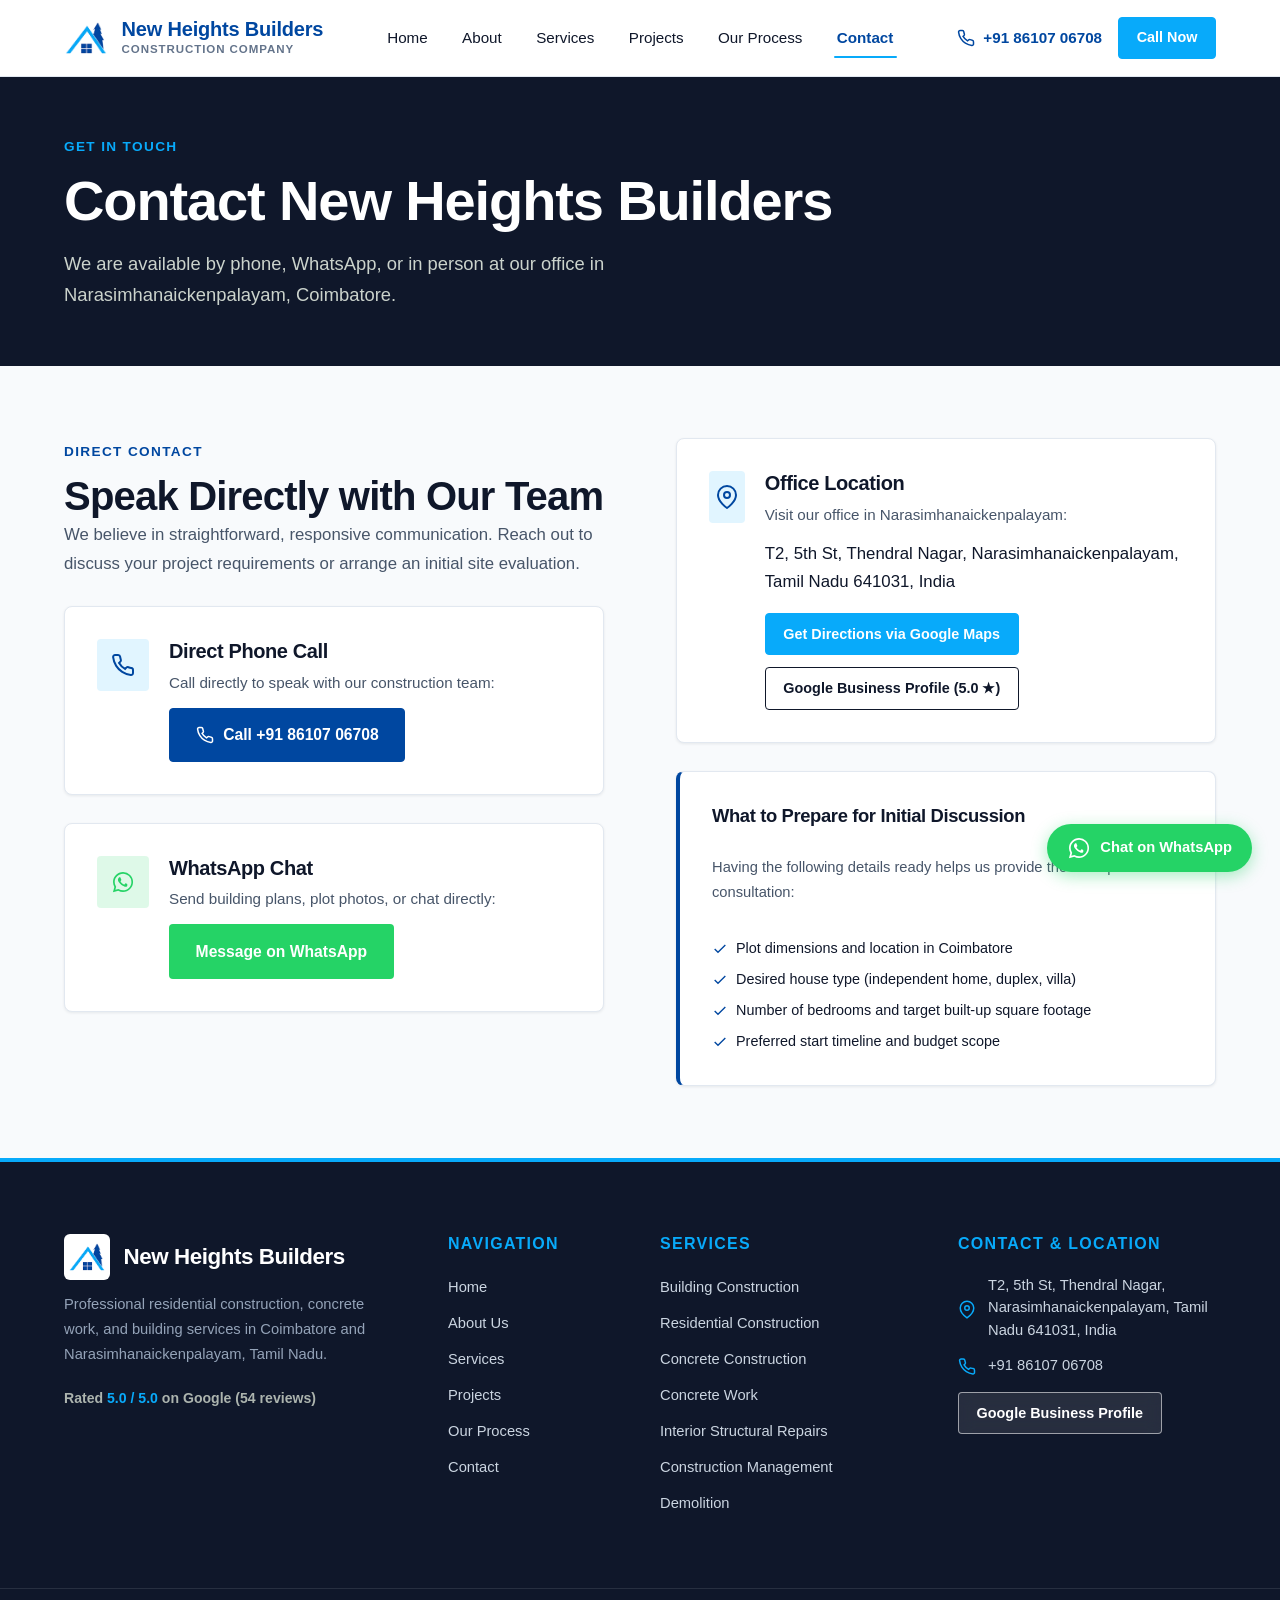
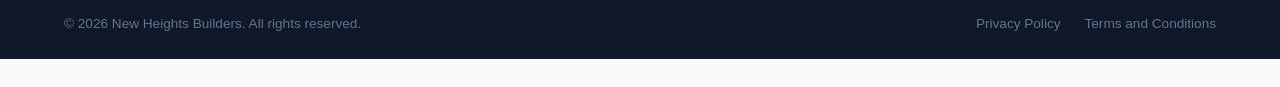
<file: quote.html>
<!DOCTYPE html>
<html lang="en">
<head>
  <meta charset="UTF-8">
  <meta http-equiv="refresh" content="0; url=contact.html">
  <title>Redirecting to Contact | New Heights Builders</title>
  <link rel="canonical" href="contact.html">
</head>
<body>
  <p>Redirecting to <a href="contact.html">Contact New Heights Builders</a>...</p>
</body>
</html>
</file>
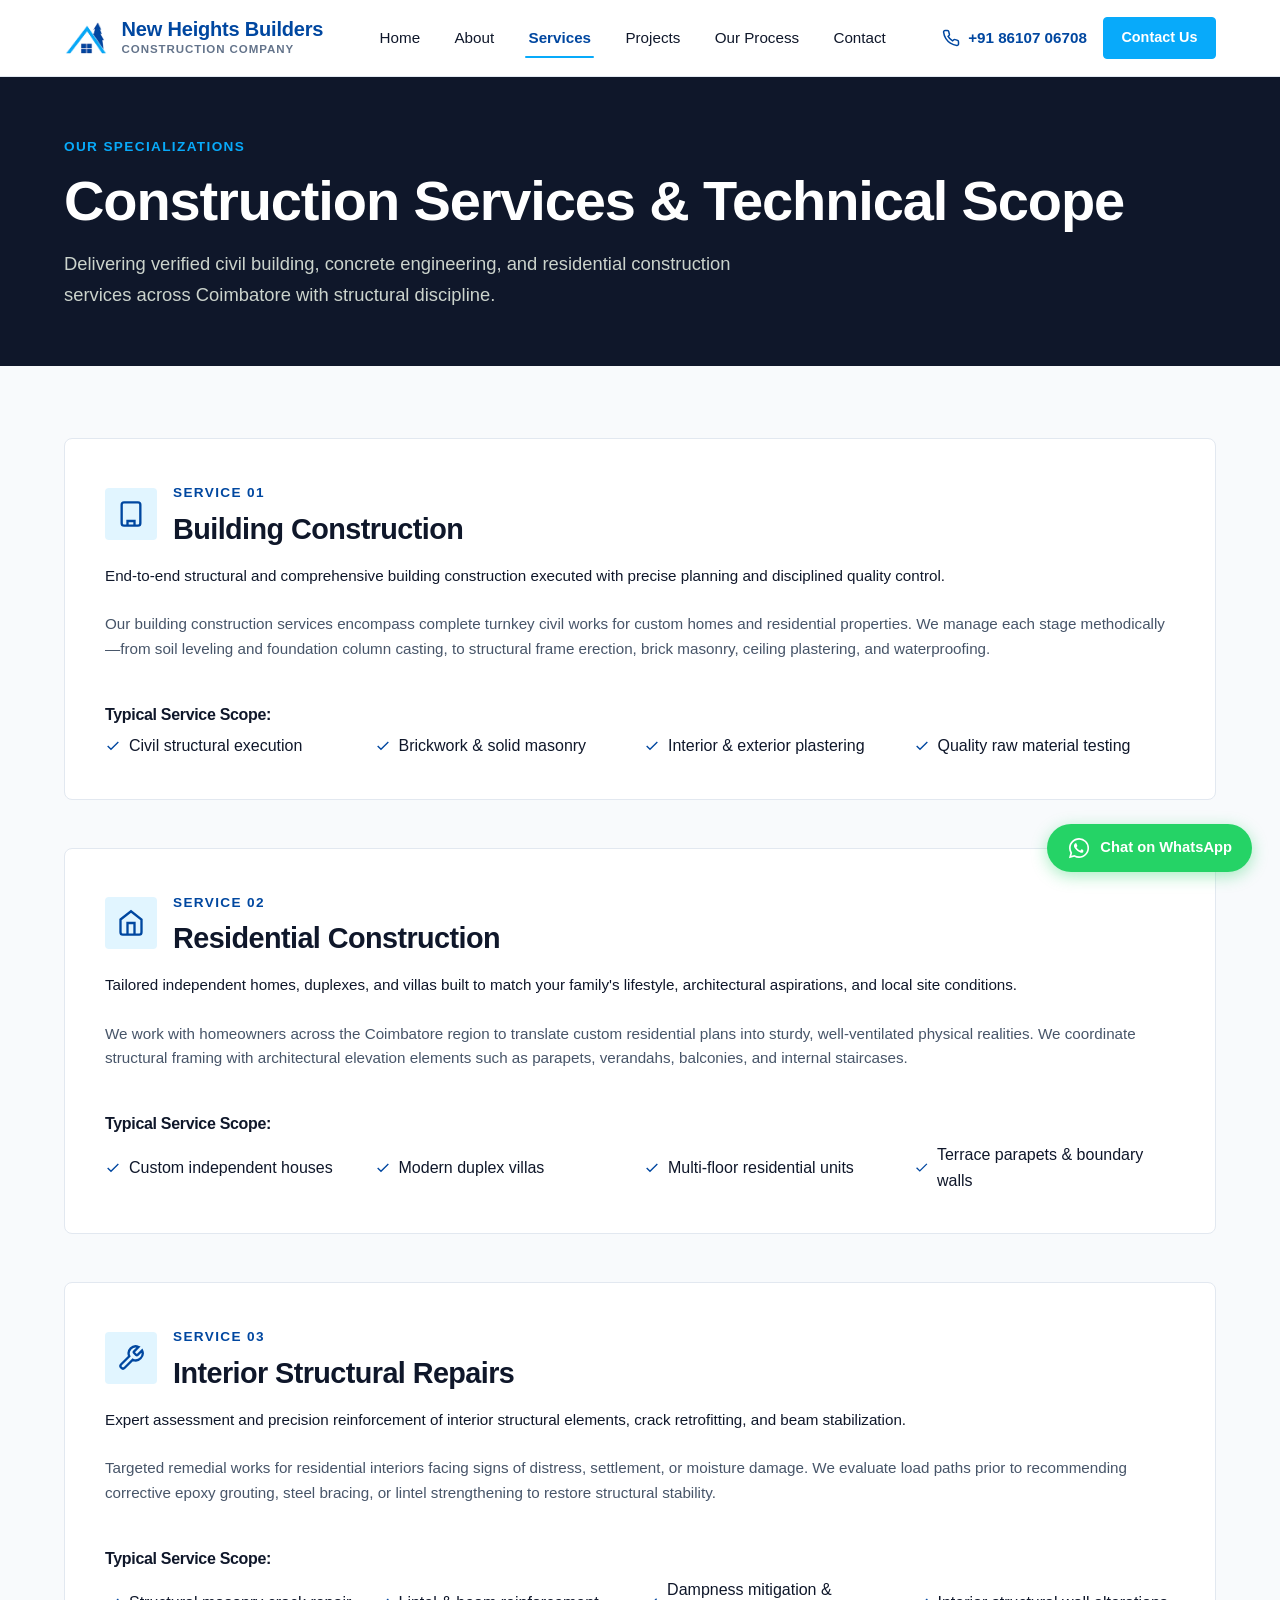
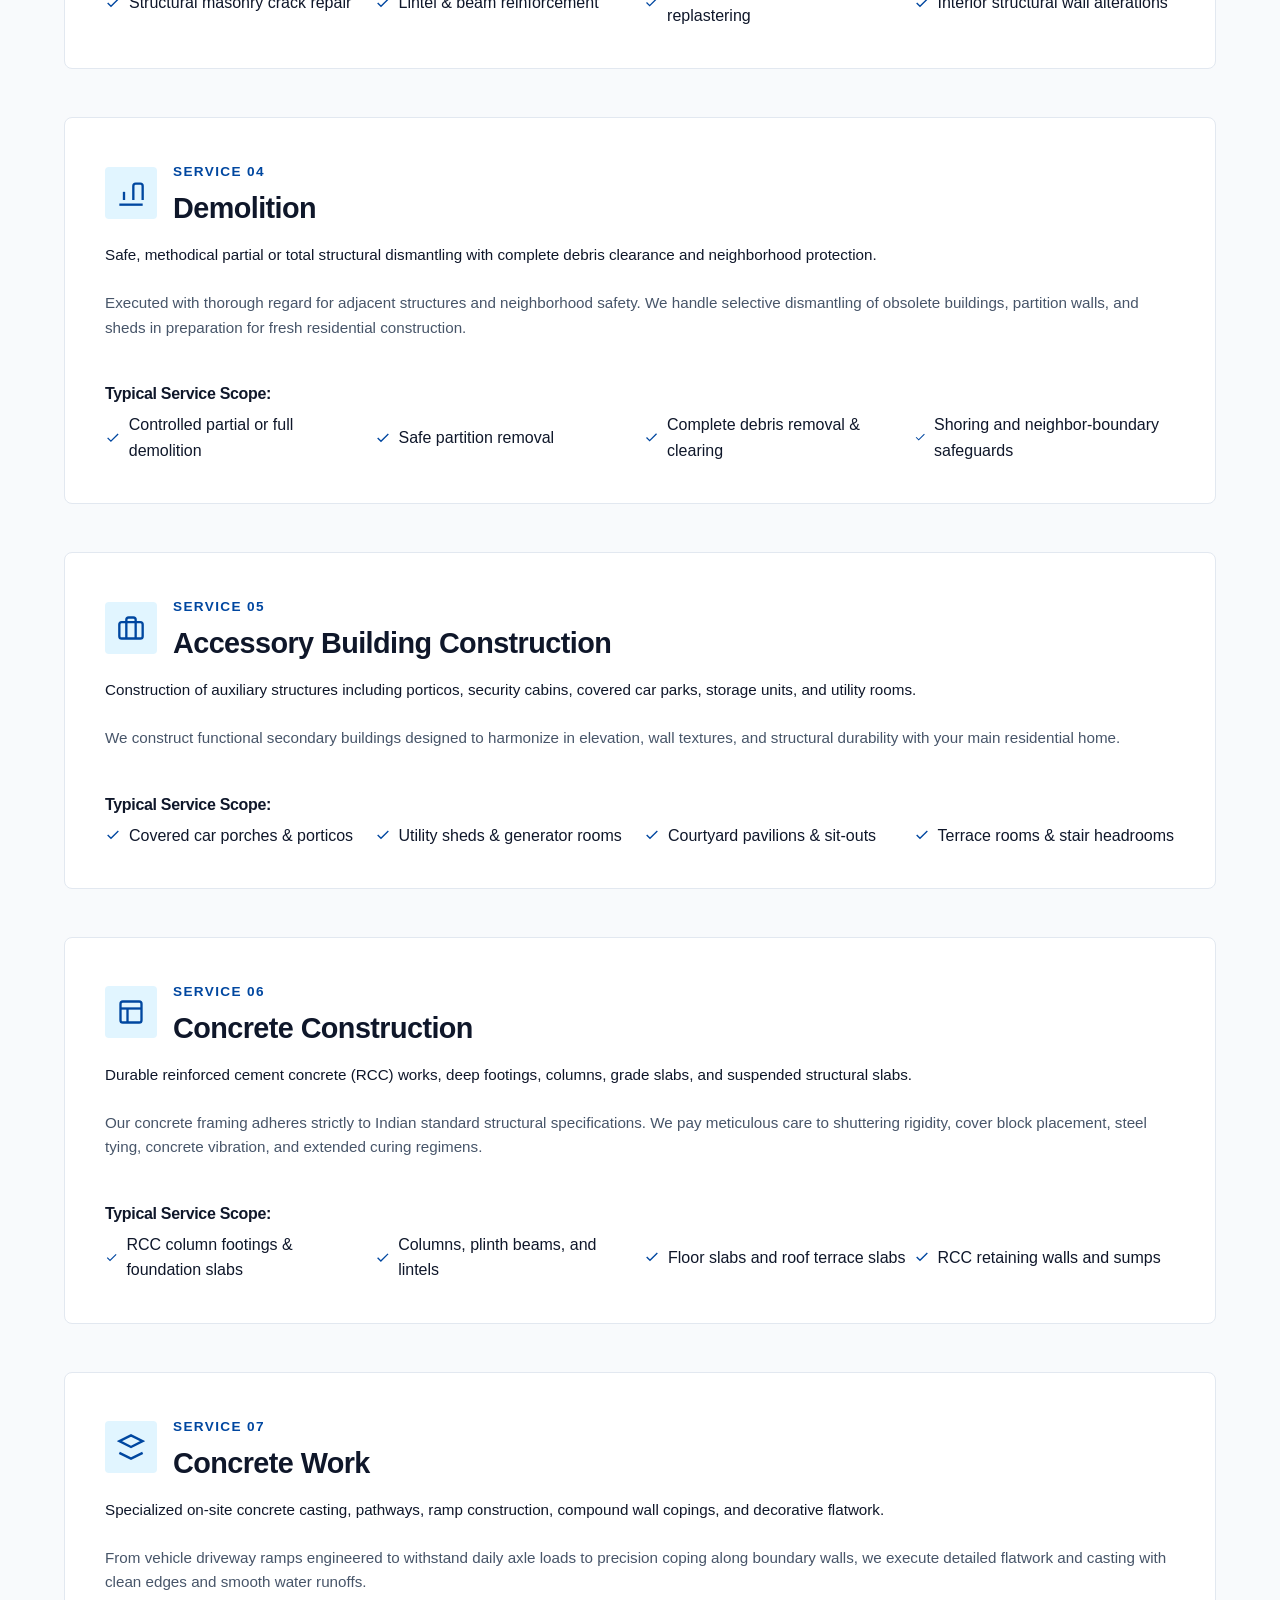
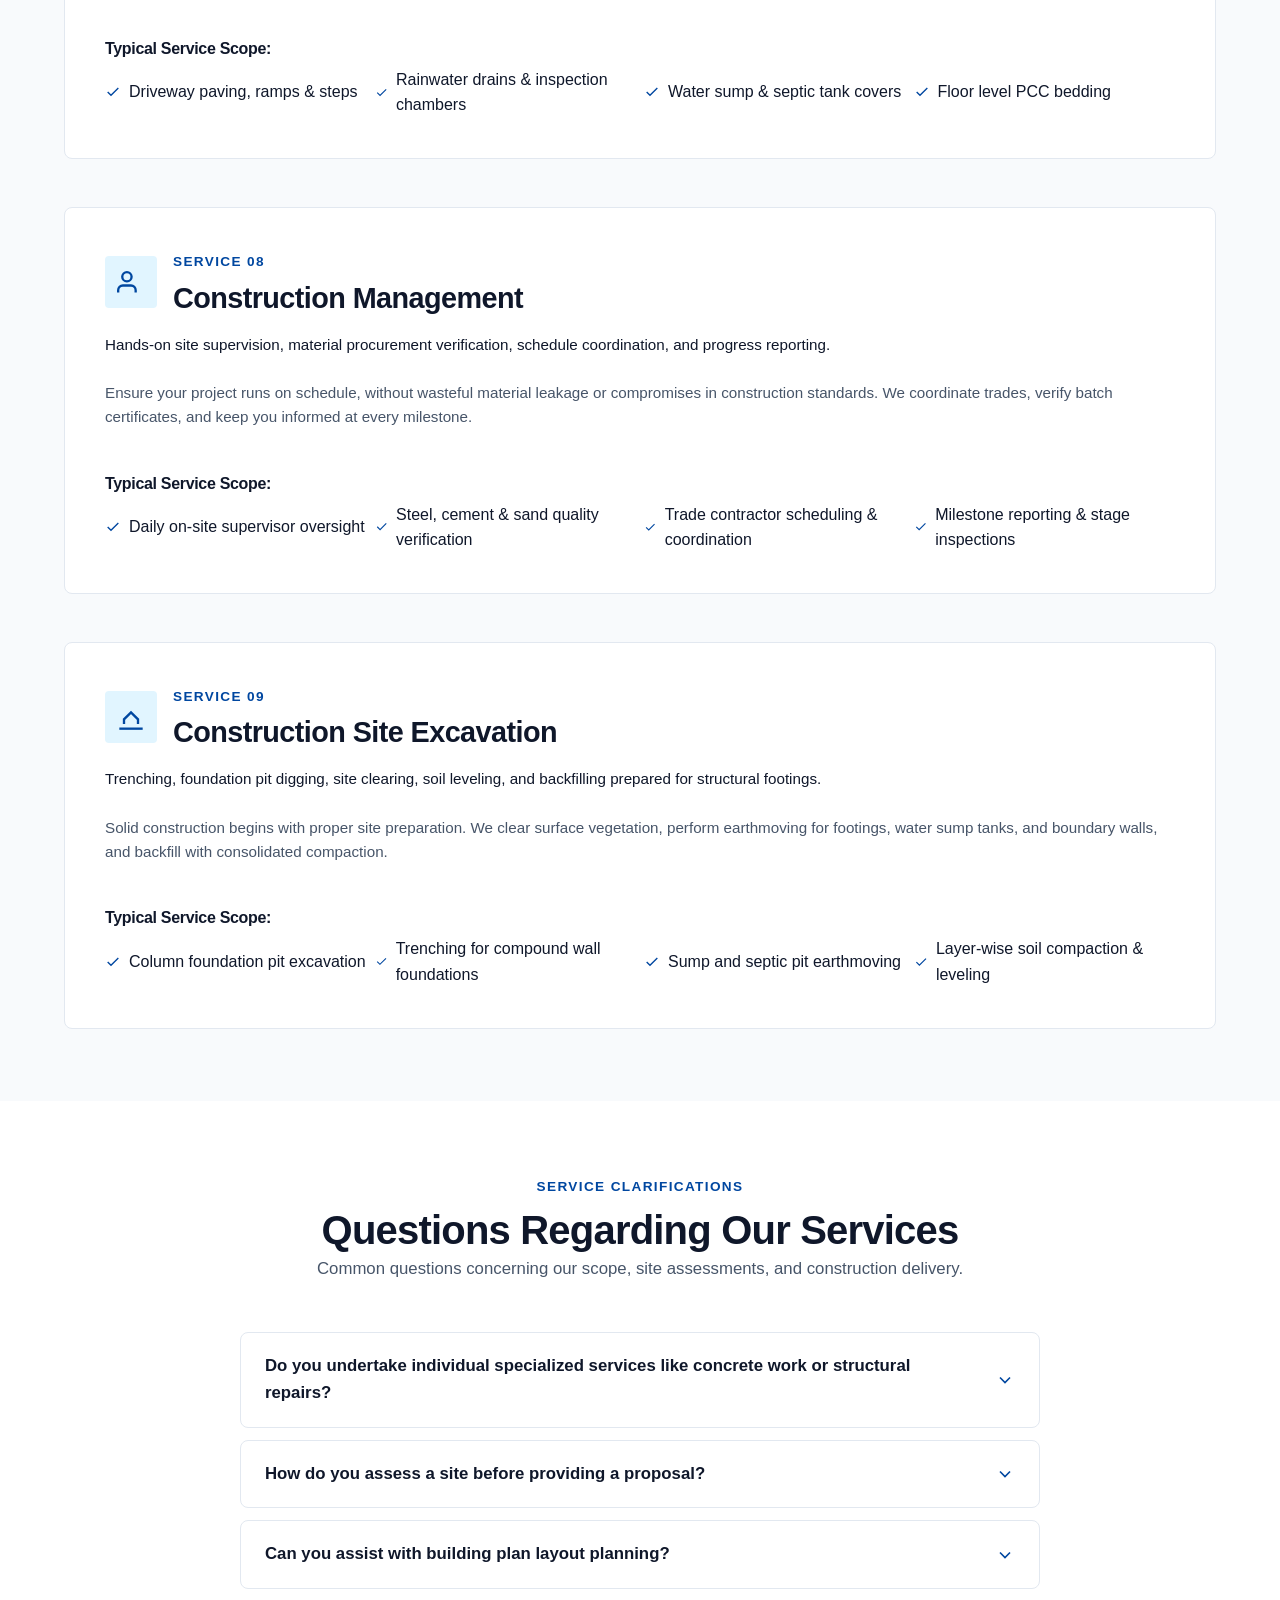
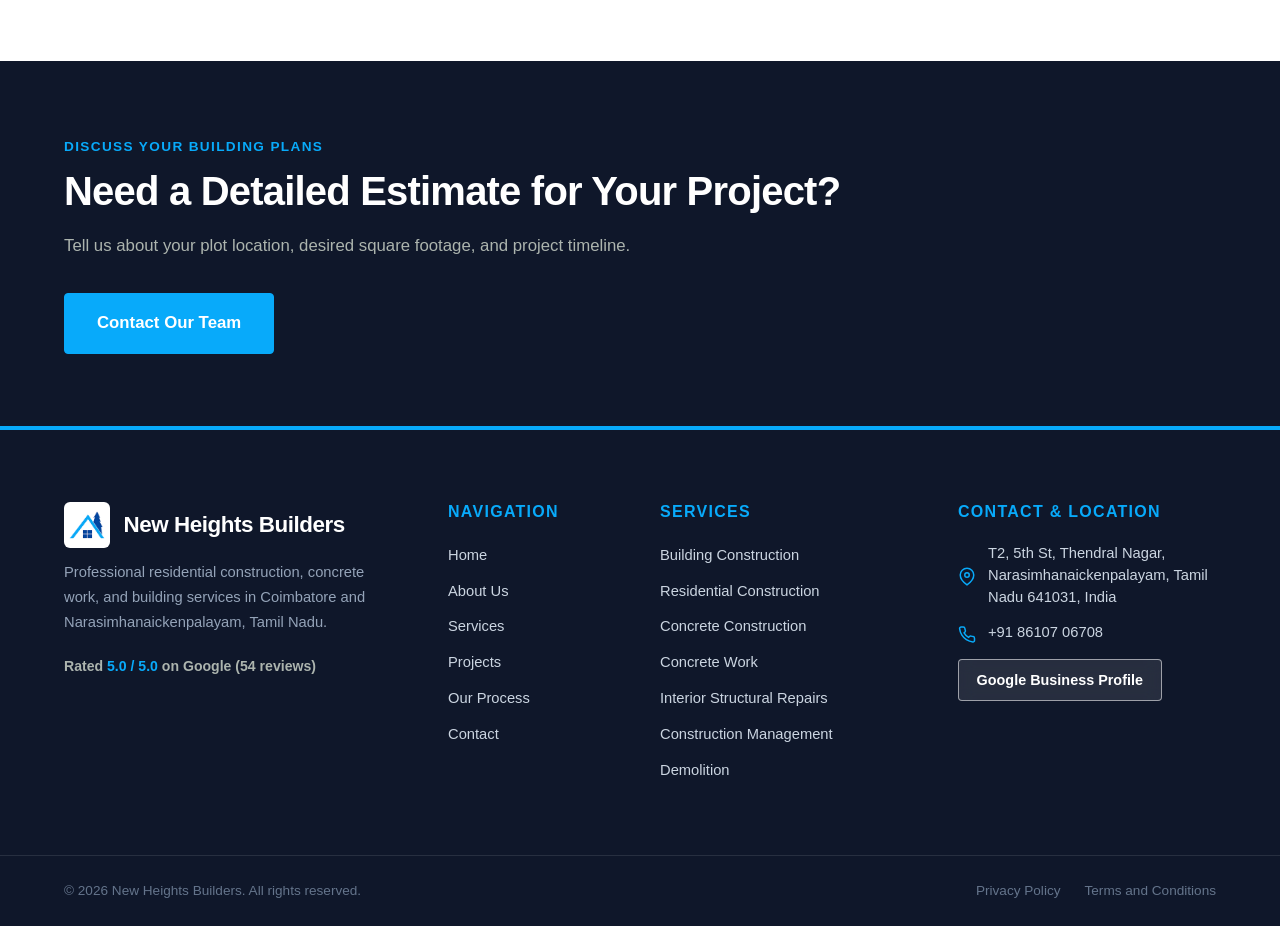
<file: services.html>
<!DOCTYPE html>
<html lang="en">

<head>
  <meta charset="UTF-8">
  <meta name="viewport" content="width=device-width, initial-scale=1.0">
  <title>Construction Services | New Heights Builders Coimbatore</title>
  <meta name="description"
    content="Explore verified construction services from New Heights Builders: residential building, concrete construction, structural repairs, demolition, and site excavation.">
  <meta name="keywords"
    content="Building Construction Coimbatore, Residential Construction, Concrete Work, Interior Structural Repairs, Construction Management Coimbatore">

  <meta property="og:type" content="website">
  <meta property="og:title" content="Construction Services | New Heights Builders">
  <meta property="og:description"
    content="Detailed overview of our confirmed residential construction, concrete, and structural repair services in Coimbatore.">
  <meta property="og:image" content="assets/images/og-image.jpg">

  <link rel="icon" type="image/png" href="assets/icons/favicon.png">
  <link rel="icon" type="image/svg+xml" href="assets/icons/favicon.svg">
  <link rel="stylesheet" href="css/styles.css">
  <link rel="stylesheet" href="css/responsive.css">
</head>

<body>
  <a href="#main-content" class="skip-link">Skip to main content</a>

  <!-- Header -->
  <header class="site-header" role="banner">
    <div class="container header-inner">
      <a href="index.html" class="brand-link" aria-label="New Heights Builders - Return to homepage">
        <img src="assets/icons/logo.png" alt="New Heights Builders Logo" class="brand-logo-img" width="44" height="44">
        <div class="brand-meta">
          <span class="brand-name">New Heights Builders</span>
          <span class="brand-sub">Construction Company</span>
        </div>
      </a>

      <nav id="primary-nav" class="nav-menu" role="navigation" aria-label="Main Navigation">
        <a href="index.html" class="nav-link">Home</a>
        <a href="about.html" class="nav-link">About</a>
        <a href="services.html" class="nav-link active" aria-current="page">Services</a>
        <a href="projects.html" class="nav-link">Projects</a>
        <a href="process.html" class="nav-link">Our Process</a>
        <a href="contact.html" class="nav-link">Contact</a>
      </nav>

      <div class="header-actions">
        <a href="tel:+918610706708" class="header-phone-link" data-config="phone-link"
          aria-label="Call New Heights Builders">
          <svg width="18" height="18" viewBox="0 0 24 24" fill="none" stroke="currentColor" stroke-width="2"
            aria-hidden="true">
            <path
              d="M22 16.92v3a2 2 0 0 1-2.18 2 19.79 19.79 0 0 1-8.63-3.07 19.5 19.5 0 0 1-6-6 19.79 19.79 0 0 1-3.07-8.67A2 2 0 0 1 4.11 2h3a2 2 0 0 1 2 1.72 12.84 12.84 0 0 0 .7 2.81 2 2 0 0 1-.45 2.11L8.09 9.91a16 16 0 0 0 6 6l1.27-1.27a2 2 0 0 1 2.11-.45 12.84 12.84 0 0 0 2.81.7A2 2 0 0 1 22 16.92z">
            </path>
          </svg>
          <span data-config="phone">+91 86107 06708</span>
        </a>
        <a href="contact.html" class="btn btn-amber btn-sm">Contact Us</a>
        <button id="menu-toggle" class="menu-toggle" aria-expanded="false" aria-controls="primary-nav"
          aria-label="Open navigation menu">
          <svg class="menu-icon" viewBox="0 0 24 24" fill="none" stroke="currentColor" stroke-width="2"
            aria-hidden="true">
            <line x1="3" y1="12" x2="21" y2="12"></line>
            <line x1="3" y1="6" x2="21" y2="6"></line>
            <line x1="3" y1="18" x2="21" y2="18"></line>
          </svg>
        </button>
      </div>
    </div>
  </header>

  <main id="main-content">
    <!-- Services Hero -->
    <section class="section section-dark" style="padding-top: 3.5rem; padding-bottom: 3.5rem;">
      <div class="container">
        <span class="eyebrow eyebrow-light">Our Specializations</span>
        <h1 style="color: var(--color-white); margin-bottom: 0.75rem;">Construction Services & Technical Scope</h1>
        <p style="color: #CBD3CC; max-width: 720px; font-size: 1.15rem;">Delivering verified civil building, concrete
          engineering, and residential construction services across Coimbatore with structural discipline.</p>
      </div>
    </section>

    <!-- Services Deep-Dive List -->
    <section class="section">
      <div class="container">
        <div style="display: flex; flex-direction: column; gap: 3rem;">

          <!-- 1. Building Construction -->
          <article class="service-card" id="building-construction" style="padding: 2.5rem;">
            <div style="display: flex; align-items: center; gap: 1rem; margin-bottom: 1rem;">
              <div class="service-icon-box" style="margin-bottom: 0;" aria-hidden="true">
                <svg width="28" height="28" viewBox="0 0 24 24" fill="none" stroke="currentColor" stroke-width="2">
                  <rect x="4" y="2" width="16" height="20" rx="2" ry="2"></rect>
                  <path d="M9 22v-4h6v4"></path>
                </svg>
              </div>
              <div>
                <span class="eyebrow">Service 01</span>
                <h2 style="font-size: 1.8rem;">Building Construction</h2>
              </div>
            </div>
            <p class="lead">End-to-end structural and comprehensive building construction executed with precise planning
              and disciplined quality control.</p>
            <p>Our building construction services encompass complete turnkey civil works for custom homes and
              residential properties. We manage each stage methodically—from soil leveling and foundation column
              casting, to structural frame erection, brick masonry, ceiling plastering, and waterproofing.</p>
            <div style="margin-top: 1.25rem;">
              <h4 style="font-size: 1rem; margin-bottom: 0.5rem; color: var(--color-charcoal);">Typical Service Scope:
              </h4>
              <ul
                style="list-style: none; display: grid; grid-template-columns: repeat(auto-fit, minmax(240px, 1fr)); gap: 0.5rem;">
                <li style="display: flex; gap: 0.5rem; align-items: center;"><svg width="16" height="16"
                    viewBox="0 0 24 24" fill="none" stroke="var(--color-primary)" stroke-width="2">
                    <polyline points="20 6 9 17 4 12"></polyline>
                  </svg> Civil structural execution</li>
                <li style="display: flex; gap: 0.5rem; align-items: center;"><svg width="16" height="16"
                    viewBox="0 0 24 24" fill="none" stroke="var(--color-primary)" stroke-width="2">
                    <polyline points="20 6 9 17 4 12"></polyline>
                  </svg> Brickwork & solid masonry</li>
                <li style="display: flex; gap: 0.5rem; align-items: center;"><svg width="16" height="16"
                    viewBox="0 0 24 24" fill="none" stroke="var(--color-primary)" stroke-width="2">
                    <polyline points="20 6 9 17 4 12"></polyline>
                  </svg> Interior & exterior plastering</li>
                <li style="display: flex; gap: 0.5rem; align-items: center;"><svg width="16" height="16"
                    viewBox="0 0 24 24" fill="none" stroke="var(--color-primary)" stroke-width="2">
                    <polyline points="20 6 9 17 4 12"></polyline>
                  </svg> Quality raw material testing</li>
              </ul>
            </div>
          </article>

          <!-- 2. Residential Construction -->
          <article class="service-card" id="residential-construction" style="padding: 2.5rem;">
            <div style="display: flex; align-items: center; gap: 1rem; margin-bottom: 1rem;">
              <div class="service-icon-box" style="margin-bottom: 0;" aria-hidden="true">
                <svg width="28" height="28" viewBox="0 0 24 24" fill="none" stroke="currentColor" stroke-width="2">
                  <path d="M3 9l9-7 9 7v11a2 2 0 0 1-2 2H5a2 2 0 0 1-2-2z"></path>
                  <polyline points="9 22 9 12 15 12 15 22"></polyline>
                </svg>
              </div>
              <div>
                <span class="eyebrow">Service 02</span>
                <h2 style="font-size: 1.8rem;">Residential Construction</h2>
              </div>
            </div>
            <p class="lead">Tailored independent homes, duplexes, and villas built to match your family's lifestyle,
              architectural aspirations, and local site conditions.</p>
            <p>We work with homeowners across the Coimbatore region to translate custom residential plans into sturdy,
              well-ventilated physical realities. We coordinate structural framing with architectural elevation elements
              such as parapets, verandahs, balconies, and internal staircases.</p>
            <div style="margin-top: 1.25rem;">
              <h4 style="font-size: 1rem; margin-bottom: 0.5rem; color: var(--color-charcoal);">Typical Service Scope:
              </h4>
              <ul
                style="list-style: none; display: grid; grid-template-columns: repeat(auto-fit, minmax(240px, 1fr)); gap: 0.5rem;">
                <li style="display: flex; gap: 0.5rem; align-items: center;"><svg width="16" height="16"
                    viewBox="0 0 24 24" fill="none" stroke="var(--color-primary)" stroke-width="2">
                    <polyline points="20 6 9 17 4 12"></polyline>
                  </svg> Custom independent houses</li>
                <li style="display: flex; gap: 0.5rem; align-items: center;"><svg width="16" height="16"
                    viewBox="0 0 24 24" fill="none" stroke="var(--color-primary)" stroke-width="2">
                    <polyline points="20 6 9 17 4 12"></polyline>
                  </svg> Modern duplex villas</li>
                <li style="display: flex; gap: 0.5rem; align-items: center;"><svg width="16" height="16"
                    viewBox="0 0 24 24" fill="none" stroke="var(--color-primary)" stroke-width="2">
                    <polyline points="20 6 9 17 4 12"></polyline>
                  </svg> Multi-floor residential units</li>
                <li style="display: flex; gap: 0.5rem; align-items: center;"><svg width="16" height="16"
                    viewBox="0 0 24 24" fill="none" stroke="var(--color-primary)" stroke-width="2">
                    <polyline points="20 6 9 17 4 12"></polyline>
                  </svg> Terrace parapets & boundary walls</li>
              </ul>
            </div>
          </article>

          <!-- 3. Interior Structural Repairs -->
          <article class="service-card" id="interior-structural-repairs" style="padding: 2.5rem;">
            <div style="display: flex; align-items: center; gap: 1rem; margin-bottom: 1rem;">
              <div class="service-icon-box" style="margin-bottom: 0;" aria-hidden="true">
                <svg width="28" height="28" viewBox="0 0 24 24" fill="none" stroke="currentColor" stroke-width="2">
                  <path
                    d="M14.7 6.3a1 1 0 0 0 0 1.4l1.6 1.6a1 1 0 0 0 1.4 0l3.77-3.77a6 6 0 0 1-7.94 7.94l-6.91 6.91a2.12 2.12 0 0 1-3-3l6.91-6.91a6 6 0 0 1 7.94-7.94l-3.76 3.76z">
                  </path>
                </svg>
              </div>
              <div>
                <span class="eyebrow">Service 03</span>
                <h2 style="font-size: 1.8rem;">Interior Structural Repairs</h2>
              </div>
            </div>
            <p class="lead">Expert assessment and precision reinforcement of interior structural elements, crack
              retrofitting, and beam stabilization.</p>
            <p>Targeted remedial works for residential interiors facing signs of distress, settlement, or moisture
              damage. We evaluate load paths prior to recommending corrective epoxy grouting, steel bracing, or lintel
              strengthening to restore structural stability.</p>
            <div style="margin-top: 1.25rem;">
              <h4 style="font-size: 1rem; margin-bottom: 0.5rem; color: var(--color-charcoal);">Typical Service Scope:
              </h4>
              <ul
                style="list-style: none; display: grid; grid-template-columns: repeat(auto-fit, minmax(240px, 1fr)); gap: 0.5rem;">
                <li style="display: flex; gap: 0.5rem; align-items: center;"><svg width="16" height="16"
                    viewBox="0 0 24 24" fill="none" stroke="var(--color-primary)" stroke-width="2">
                    <polyline points="20 6 9 17 4 12"></polyline>
                  </svg> Structural masonry crack repair</li>
                <li style="display: flex; gap: 0.5rem; align-items: center;"><svg width="16" height="16"
                    viewBox="0 0 24 24" fill="none" stroke="var(--color-primary)" stroke-width="2">
                    <polyline points="20 6 9 17 4 12"></polyline>
                  </svg> Lintel & beam reinforcement</li>
                <li style="display: flex; gap: 0.5rem; align-items: center;"><svg width="16" height="16"
                    viewBox="0 0 24 24" fill="none" stroke="var(--color-primary)" stroke-width="2">
                    <polyline points="20 6 9 17 4 12"></polyline>
                  </svg> Dampness mitigation & replastering</li>
                <li style="display: flex; gap: 0.5rem; align-items: center;"><svg width="16" height="16"
                    viewBox="0 0 24 24" fill="none" stroke="var(--color-primary)" stroke-width="2">
                    <polyline points="20 6 9 17 4 12"></polyline>
                  </svg> Interior structural wall alterations</li>
              </ul>
            </div>
          </article>

          <!-- 4. Demolition -->
          <article class="service-card" id="demolition" style="padding: 2.5rem;">
            <div style="display: flex; align-items: center; gap: 1rem; margin-bottom: 1rem;">
              <div class="service-icon-box" style="margin-bottom: 0;" aria-hidden="true">
                <svg width="28" height="28" viewBox="0 0 24 24" fill="none" stroke="currentColor" stroke-width="2">
                  <line x1="2" y1="22" x2="22" y2="22"></line>
                  <line x1="6" y1="18" x2="6" y2="11"></line>
                  <path d="M14 18V6a2 2 0 0 1 2-2h4a2 2 0 0 1 2 2v12"></path>
                </svg>
              </div>
              <div>
                <span class="eyebrow">Service 04</span>
                <h2 style="font-size: 1.8rem;">Demolition</h2>
              </div>
            </div>
            <p class="lead">Safe, methodical partial or total structural dismantling with complete debris clearance and
              neighborhood protection.</p>
            <p>Executed with thorough regard for adjacent structures and neighborhood safety. We handle selective
              dismantling of obsolete buildings, partition walls, and sheds in preparation for fresh residential
              construction.</p>
            <div style="margin-top: 1.25rem;">
              <h4 style="font-size: 1rem; margin-bottom: 0.5rem; color: var(--color-charcoal);">Typical Service Scope:
              </h4>
              <ul
                style="list-style: none; display: grid; grid-template-columns: repeat(auto-fit, minmax(240px, 1fr)); gap: 0.5rem;">
                <li style="display: flex; gap: 0.5rem; align-items: center;"><svg width="16" height="16"
                    viewBox="0 0 24 24" fill="none" stroke="var(--color-primary)" stroke-width="2">
                    <polyline points="20 6 9 17 4 12"></polyline>
                  </svg> Controlled partial or full demolition</li>
                <li style="display: flex; gap: 0.5rem; align-items: center;"><svg width="16" height="16"
                    viewBox="0 0 24 24" fill="none" stroke="var(--color-primary)" stroke-width="2">
                    <polyline points="20 6 9 17 4 12"></polyline>
                  </svg> Safe partition removal</li>
                <li style="display: flex; gap: 0.5rem; align-items: center;"><svg width="16" height="16"
                    viewBox="0 0 24 24" fill="none" stroke="var(--color-primary)" stroke-width="2">
                    <polyline points="20 6 9 17 4 12"></polyline>
                  </svg> Complete debris removal & clearing</li>
                <li style="display: flex; gap: 0.5rem; align-items: center;"><svg width="16" height="16"
                    viewBox="0 0 24 24" fill="none" stroke="var(--color-primary)" stroke-width="2">
                    <polyline points="20 6 9 17 4 12"></polyline>
                  </svg> Shoring and neighbor-boundary safeguards</li>
              </ul>
            </div>
          </article>

          <!-- 5. Accessory Building Construction -->
          <article class="service-card" id="accessory-building-construction" style="padding: 2.5rem;">
            <div style="display: flex; align-items: center; gap: 1rem; margin-bottom: 1rem;">
              <div class="service-icon-box" style="margin-bottom: 0;" aria-hidden="true">
                <svg width="28" height="28" viewBox="0 0 24 24" fill="none" stroke="currentColor" stroke-width="2">
                  <rect x="2" y="7" width="20" height="14" rx="2" ry="2"></rect>
                  <path d="M16 21V5a2 2 0 0 0-2-2h-4a2 2 0 0 0-2 2v16"></path>
                </svg>
              </div>
              <div>
                <span class="eyebrow">Service 05</span>
                <h2 style="font-size: 1.8rem;">Accessory Building Construction</h2>
              </div>
            </div>
            <p class="lead">Construction of auxiliary structures including porticos, security cabins, covered car parks,
              storage units, and utility rooms.</p>
            <p>We construct functional secondary buildings designed to harmonize in elevation, wall textures, and
              structural durability with your main residential home.</p>
            <div style="margin-top: 1.25rem;">
              <h4 style="font-size: 1rem; margin-bottom: 0.5rem; color: var(--color-charcoal);">Typical Service Scope:
              </h4>
              <ul
                style="list-style: none; display: grid; grid-template-columns: repeat(auto-fit, minmax(240px, 1fr)); gap: 0.5rem;">
                <li style="display: flex; gap: 0.5rem; align-items: center;"><svg width="16" height="16"
                    viewBox="0 0 24 24" fill="none" stroke="var(--color-primary)" stroke-width="2">
                    <polyline points="20 6 9 17 4 12"></polyline>
                  </svg> Covered car porches & porticos</li>
                <li style="display: flex; gap: 0.5rem; align-items: center;"><svg width="16" height="16"
                    viewBox="0 0 24 24" fill="none" stroke="var(--color-primary)" stroke-width="2">
                    <polyline points="20 6 9 17 4 12"></polyline>
                  </svg> Utility sheds & generator rooms</li>
                <li style="display: flex; gap: 0.5rem; align-items: center;"><svg width="16" height="16"
                    viewBox="0 0 24 24" fill="none" stroke="var(--color-primary)" stroke-width="2">
                    <polyline points="20 6 9 17 4 12"></polyline>
                  </svg> Courtyard pavilions & sit-outs</li>
                <li style="display: flex; gap: 0.5rem; align-items: center;"><svg width="16" height="16"
                    viewBox="0 0 24 24" fill="none" stroke="var(--color-primary)" stroke-width="2">
                    <polyline points="20 6 9 17 4 12"></polyline>
                  </svg> Terrace rooms & stair headrooms</li>
              </ul>
            </div>
          </article>

          <!-- 6. Concrete Construction -->
          <article class="service-card" id="concrete-construction" style="padding: 2.5rem;">
            <div style="display: flex; align-items: center; gap: 1rem; margin-bottom: 1rem;">
              <div class="service-icon-box" style="margin-bottom: 0;" aria-hidden="true">
                <svg width="28" height="28" viewBox="0 0 24 24" fill="none" stroke="currentColor" stroke-width="2">
                  <rect x="3" y="3" width="18" height="18" rx="2"></rect>
                  <line x1="3" y1="9" x2="21" y2="9"></line>
                  <line x1="9" y1="21" x2="9" y2="9"></line>
                </svg>
              </div>
              <div>
                <span class="eyebrow">Service 06</span>
                <h2 style="font-size: 1.8rem;">Concrete Construction</h2>
              </div>
            </div>
            <p class="lead">Durable reinforced cement concrete (RCC) works, deep footings, columns, grade slabs, and
              suspended structural slabs.</p>
            <p>Our concrete framing adheres strictly to Indian standard structural specifications. We pay meticulous
              care to shuttering rigidity, cover block placement, steel tying, concrete vibration, and extended curing
              regimens.</p>
            <div style="margin-top: 1.25rem;">
              <h4 style="font-size: 1rem; margin-bottom: 0.5rem; color: var(--color-charcoal);">Typical Service Scope:
              </h4>
              <ul
                style="list-style: none; display: grid; grid-template-columns: repeat(auto-fit, minmax(240px, 1fr)); gap: 0.5rem;">
                <li style="display: flex; gap: 0.5rem; align-items: center;"><svg width="16" height="16"
                    viewBox="0 0 24 24" fill="none" stroke="var(--color-primary)" stroke-width="2">
                    <polyline points="20 6 9 17 4 12"></polyline>
                  </svg> RCC column footings & foundation slabs</li>
                <li style="display: flex; gap: 0.5rem; align-items: center;"><svg width="16" height="16"
                    viewBox="0 0 24 24" fill="none" stroke="var(--color-primary)" stroke-width="2">
                    <polyline points="20 6 9 17 4 12"></polyline>
                  </svg> Columns, plinth beams, and lintels</li>
                <li style="display: flex; gap: 0.5rem; align-items: center;"><svg width="16" height="16"
                    viewBox="0 0 24 24" fill="none" stroke="var(--color-primary)" stroke-width="2">
                    <polyline points="20 6 9 17 4 12"></polyline>
                  </svg> Floor slabs and roof terrace slabs</li>
                <li style="display: flex; gap: 0.5rem; align-items: center;"><svg width="16" height="16"
                    viewBox="0 0 24 24" fill="none" stroke="var(--color-primary)" stroke-width="2">
                    <polyline points="20 6 9 17 4 12"></polyline>
                  </svg> RCC retaining walls and sumps</li>
              </ul>
            </div>
          </article>

          <!-- 7. Concrete Work -->
          <article class="service-card" id="concrete-work" style="padding: 2.5rem;">
            <div style="display: flex; align-items: center; gap: 1rem; margin-bottom: 1rem;">
              <div class="service-icon-box" style="margin-bottom: 0;" aria-hidden="true">
                <svg width="28" height="28" viewBox="0 0 24 24" fill="none" stroke="currentColor" stroke-width="2">
                  <path d="M12 2L2 7l10 5 10-5-10-5z"></path>
                  <path d="M2 17l10 5 10-5"></path>
                </svg>
              </div>
              <div>
                <span class="eyebrow">Service 07</span>
                <h2 style="font-size: 1.8rem;">Concrete Work</h2>
              </div>
            </div>
            <p class="lead">Specialized on-site concrete casting, pathways, ramp construction, compound wall copings,
              and decorative flatwork.</p>
            <p>From vehicle driveway ramps engineered to withstand daily axle loads to precision coping along boundary
              walls, we execute detailed flatwork and casting with clean edges and smooth water runoffs.</p>
            <div style="margin-top: 1.25rem;">
              <h4 style="font-size: 1rem; margin-bottom: 0.5rem; color: var(--color-charcoal);">Typical Service Scope:
              </h4>
              <ul
                style="list-style: none; display: grid; grid-template-columns: repeat(auto-fit, minmax(240px, 1fr)); gap: 0.5rem;">
                <li style="display: flex; gap: 0.5rem; align-items: center;"><svg width="16" height="16"
                    viewBox="0 0 24 24" fill="none" stroke="var(--color-primary)" stroke-width="2">
                    <polyline points="20 6 9 17 4 12"></polyline>
                  </svg> Driveway paving, ramps & steps</li>
                <li style="display: flex; gap: 0.5rem; align-items: center;"><svg width="16" height="16"
                    viewBox="0 0 24 24" fill="none" stroke="var(--color-primary)" stroke-width="2">
                    <polyline points="20 6 9 17 4 12"></polyline>
                  </svg> Rainwater drains & inspection chambers</li>
                <li style="display: flex; gap: 0.5rem; align-items: center;"><svg width="16" height="16"
                    viewBox="0 0 24 24" fill="none" stroke="var(--color-primary)" stroke-width="2">
                    <polyline points="20 6 9 17 4 12"></polyline>
                  </svg> Water sump & septic tank covers</li>
                <li style="display: flex; gap: 0.5rem; align-items: center;"><svg width="16" height="16"
                    viewBox="0 0 24 24" fill="none" stroke="var(--color-primary)" stroke-width="2">
                    <polyline points="20 6 9 17 4 12"></polyline>
                  </svg> Floor level PCC bedding</li>
              </ul>
            </div>
          </article>

          <!-- 8. Construction Management -->
          <article class="service-card" id="construction-management" style="padding: 2.5rem;">
            <div style="display: flex; align-items: center; gap: 1rem; margin-bottom: 1rem;">
              <div class="service-icon-box" style="margin-bottom: 0;" aria-hidden="true">
                <svg width="28" height="28" viewBox="0 0 24 24" fill="none" stroke="currentColor" stroke-width="2">
                  <path d="M16 21v-2a4 4 0 0 0-4-4H5a4 4 0 0 0-4 4v2"></path>
                  <circle cx="8.5" cy="7.5" r="4"></circle>
                </svg>
              </div>
              <div>
                <span class="eyebrow">Service 08</span>
                <h2 style="font-size: 1.8rem;">Construction Management</h2>
              </div>
            </div>
            <p class="lead">Hands-on site supervision, material procurement verification, schedule coordination, and
              progress reporting.</p>
            <p>Ensure your project runs on schedule, without wasteful material leakage or compromises in construction
              standards. We coordinate trades, verify batch certificates, and keep you informed at every milestone.</p>
            <div style="margin-top: 1.25rem;">
              <h4 style="font-size: 1rem; margin-bottom: 0.5rem; color: var(--color-charcoal);">Typical Service Scope:
              </h4>
              <ul
                style="list-style: none; display: grid; grid-template-columns: repeat(auto-fit, minmax(240px, 1fr)); gap: 0.5rem;">
                <li style="display: flex; gap: 0.5rem; align-items: center;"><svg width="16" height="16"
                    viewBox="0 0 24 24" fill="none" stroke="var(--color-primary)" stroke-width="2">
                    <polyline points="20 6 9 17 4 12"></polyline>
                  </svg> Daily on-site supervisor oversight</li>
                <li style="display: flex; gap: 0.5rem; align-items: center;"><svg width="16" height="16"
                    viewBox="0 0 24 24" fill="none" stroke="var(--color-primary)" stroke-width="2">
                    <polyline points="20 6 9 17 4 12"></polyline>
                  </svg> Steel, cement & sand quality verification</li>
                <li style="display: flex; gap: 0.5rem; align-items: center;"><svg width="16" height="16"
                    viewBox="0 0 24 24" fill="none" stroke="var(--color-primary)" stroke-width="2">
                    <polyline points="20 6 9 17 4 12"></polyline>
                  </svg> Trade contractor scheduling & coordination</li>
                <li style="display: flex; gap: 0.5rem; align-items: center;"><svg width="16" height="16"
                    viewBox="0 0 24 24" fill="none" stroke="var(--color-primary)" stroke-width="2">
                    <polyline points="20 6 9 17 4 12"></polyline>
                  </svg> Milestone reporting & stage inspections</li>
              </ul>
            </div>
          </article>

          <!-- 9. Construction Site Excavation -->
          <article class="service-card" id="construction-site-excavation" style="padding: 2.5rem;">
            <div style="display: flex; align-items: center; gap: 1rem; margin-bottom: 1rem;">
              <div class="service-icon-box" style="margin-bottom: 0;" aria-hidden="true">
                <svg width="28" height="28" viewBox="0 0 24 24" fill="none" stroke="currentColor" stroke-width="2">
                  <path d="M2 22h20"></path>
                  <path d="M6 18v-4l6-6 6 6v4"></path>
                </svg>
              </div>
              <div>
                <span class="eyebrow">Service 09</span>
                <h2 style="font-size: 1.8rem;">Construction Site Excavation</h2>
              </div>
            </div>
            <p class="lead">Trenching, foundation pit digging, site clearing, soil leveling, and backfilling prepared
              for structural footings.</p>
            <p>Solid construction begins with proper site preparation. We clear surface vegetation, perform earthmoving
              for footings, water sump tanks, and boundary walls, and backfill with consolidated compaction.</p>
            <div style="margin-top: 1.25rem;">
              <h4 style="font-size: 1rem; margin-bottom: 0.5rem; color: var(--color-charcoal);">Typical Service Scope:
              </h4>
              <ul
                style="list-style: none; display: grid; grid-template-columns: repeat(auto-fit, minmax(240px, 1fr)); gap: 0.5rem;">
                <li style="display: flex; gap: 0.5rem; align-items: center;"><svg width="16" height="16"
                    viewBox="0 0 24 24" fill="none" stroke="var(--color-primary)" stroke-width="2">
                    <polyline points="20 6 9 17 4 12"></polyline>
                  </svg> Column foundation pit excavation</li>
                <li style="display: flex; gap: 0.5rem; align-items: center;"><svg width="16" height="16"
                    viewBox="0 0 24 24" fill="none" stroke="var(--color-primary)" stroke-width="2">
                    <polyline points="20 6 9 17 4 12"></polyline>
                  </svg> Trenching for compound wall foundations</li>
                <li style="display: flex; gap: 0.5rem; align-items: center;"><svg width="16" height="16"
                    viewBox="0 0 24 24" fill="none" stroke="var(--color-primary)" stroke-width="2">
                    <polyline points="20 6 9 17 4 12"></polyline>
                  </svg> Sump and septic pit earthmoving</li>
                <li style="display: flex; gap: 0.5rem; align-items: center;"><svg width="16" height="16"
                    viewBox="0 0 24 24" fill="none" stroke="var(--color-primary)" stroke-width="2">
                    <polyline points="20 6 9 17 4 12"></polyline>
                  </svg> Layer-wise soil compaction & leveling</li>
              </ul>
            </div>
          </article>

        </div>
      </div>
    </section>

    <!-- Services FAQ -->
    <section class="section section-alt" aria-labelledby="services-faq-heading">
      <div class="container">
        <div class="section-header text-center">
          <span class="eyebrow">Service Clarifications</span>
          <h2 id="services-faq-heading">Questions Regarding Our Services</h2>
          <p>Common questions concerning our scope, site assessments, and construction delivery.</p>
        </div>

        <div class="accordion-list">
          <div class="accordion-item">
            <button class="accordion-trigger" aria-expanded="false" aria-controls="svc-faq-1" id="svc-faq-trigger-1">
              <span>Do you undertake individual specialized services like concrete work or structural repairs?</span>
              <svg class="accordion-icon" viewBox="0 0 24 24" fill="none" stroke="currentColor" stroke-width="2"
                aria-hidden="true">
                <polyline points="6 9 12 15 18 9"></polyline>
              </svg>
            </button>
            <div class="accordion-panel" id="svc-faq-1" role="region" aria-labelledby="svc-faq-trigger-1" hidden>
              <p>Yes. While complete residential building construction is our core offering, we take on standalone
                projects in concrete construction, specialized concrete casting, site excavation, demolition, and
                targeted interior structural repairs depending on project scale and site location.</p>
            </div>
          </div>

          <div class="accordion-item">
            <button class="accordion-trigger" aria-expanded="false" aria-controls="svc-faq-2" id="svc-faq-trigger-2">
              <span>How do you assess a site before providing a proposal?</span>
              <svg class="accordion-icon" viewBox="0 0 24 24" fill="none" stroke="currentColor" stroke-width="2"
                aria-hidden="true">
                <polyline points="6 9 12 15 18 9"></polyline>
              </svg>
            </button>
            <div class="accordion-panel" id="svc-faq-2" role="region" aria-labelledby="svc-faq-trigger-2" hidden>
              <p>We visit your property to verify dimensions, inspect soil and drainage characteristics, understand road
                access for material transport, and discuss your specific architectural and functional goals.</p>
            </div>
          </div>

          <div class="accordion-item">
            <button class="accordion-trigger" aria-expanded="false" aria-controls="svc-faq-3" id="svc-faq-trigger-3">
              <span>Can you assist with building plan layout planning?</span>
              <svg class="accordion-icon" viewBox="0 0 24 24" fill="none" stroke="currentColor" stroke-width="2"
                aria-hidden="true">
                <polyline points="6 9 12 15 18 9"></polyline>
              </svg>
            </button>
            <div class="accordion-panel" id="svc-faq-3" role="region" aria-labelledby="svc-faq-trigger-3" hidden>
              <p>Yes. We guide you through practical structural layouts, ventilation optimization, and column grids that
                balance functional spatial design with economical civil engineering.</p>
            </div>
          </div>
        </div>
      </div>
    </section>

    <!-- Request a Quote CTA Banner -->
    <section class="section section-dark text-center">
      <div class="container">
        <span class="eyebrow eyebrow-light">Discuss Your Building Plans</span>
        <h2 style="color: var(--color-white); margin-bottom: 1rem;">Need a Detailed Estimate for Your Project?</h2>
        <p style="margin-bottom: 1rem; margin: 0 auto 2rem auto; color: #ACB4AE;">Tell us about your plot location,
          desired
          square footage, and project timeline.</p>
        <div style="text-align: left;">
          <a href="contact.html" class="btn btn-amber btn-lg">Contact Our Team</a>
        </div>
      </div>
    </section>
  </main>

  <!-- Shared Footer -->
  <footer class="site-footer" role="contentinfo">
    <div class="container footer-top">
      <div class="footer-grid">
        <div class="footer-brand">
          <div style="display: flex; align-items: center; gap: 0.85rem; margin-bottom: 0.75rem;">
            <div style="background: #ffffff; padding: 4px; border-radius: 6px; display: inline-flex;">
              <img src="assets/icons/logo.png" alt="New Heights Builders Logo" width="38" height="38"
                style="display: block;">
            </div>
            <h3 style="margin-bottom: 0;">New Heights Builders</h3>
          </div>
          <p>Professional residential construction, concrete work, and building services in Coimbatore and
            Narasimhanaickenpalayam, Tamil Nadu.</p>
          <div class="google-meta" style="color: #ACB4AE;">
            Rated <strong style="color: var(--color-amber);">5.0 / 5.0</strong> on Google (54 reviews)
          </div>
        </div>

        <div class="footer-col">
          <h4>Navigation</h4>
          <ul class="footer-nav">
            <li><a href="index.html">Home</a></li>
            <li><a href="about.html">About Us</a></li>
            <li><a href="services.html">Services</a></li>
            <li><a href="projects.html">Projects</a></li>
            <li><a href="process.html">Our Process</a></li>
            <li><a href="contact.html">Contact</a></li>
          </ul>
        </div>

        <div class="footer-col">
          <h4>Services</h4>
          <ul class="footer-nav">
            <li><a href="services.html#building-construction">Building Construction</a></li>
            <li><a href="services.html#residential-construction">Residential Construction</a></li>
            <li><a href="services.html#concrete-construction">Concrete Construction</a></li>
            <li><a href="services.html#concrete-work">Concrete Work</a></li>
            <li><a href="services.html#interior-structural-repairs">Interior Structural Repairs</a></li>
            <li><a href="services.html#construction-management">Construction Management</a></li>
            <li><a href="services.html#demolition">Demolition</a></li>
          </ul>
        </div>

        <div class="footer-col">
          <h4>Contact & Location</h4>
          <div class="footer-contact-item">
            <svg width="18" height="18" viewBox="0 0 24 24" fill="none" stroke="currentColor" stroke-width="2"
              aria-hidden="true">
              <path d="M21 10c0 7-9 13-9 13s-9-6-9-13a9 9 0 0 1 18 0z"></path>
              <circle cx="12" cy="10" r="3"></circle>
            </svg>
            <span data-config="address">T2, 5th St, Thendral Nagar, Narasimhanaickenpalayam, Tamil Nadu 641031,
              India</span>
          </div>
          <div class="footer-contact-item">
            <svg width="18" height="18" viewBox="0 0 24 24" fill="none" stroke="currentColor" stroke-width="2"
              aria-hidden="true">
              <path
                d="M22 16.92v3a2 2 0 0 1-2.18 2 19.79 19.79 0 0 1-8.63-3.07 19.5 19.5 0 0 1-6-6 19.79 19.79 0 0 1-3.07-8.67A2 2 0 0 1 4.11 2h3a2 2 0 0 1 2 1.72 12.84 12.84 0 0 0 .7 2.81 2 2 0 0 1-.45 2.11L8.09 9.91a16 16 0 0 0 6 6l1.27-1.27a2 2 0 0 1 2.11-.45 12.84 12.84 0 0 0 2.81.7A2 2 0 0 1 22 16.92z">
              </path>
            </svg>
            <a href="tel:+918610706708" data-config="phone-link">+91 86107 06708</a>
          </div>
          <div style="margin-top: 1rem;">
            <a href="https://maps.google.com/?q=New+Heights+Builders+Narasimhanaickenpalayam+Coimbatore" target="_blank"
              rel="noopener noreferrer" class="btn btn-outline-light btn-sm" data-config="google-url">Google Business
              Profile</a>
          </div>
        </div>
      </div>
    </div>

    <div class="footer-bottom">
      <div class="container footer-bottom-inner">
        <div>
          © <span class="current-year">2026</span> New Heights Builders. All rights reserved.
        </div>
        <div class="footer-legal-links">
          <a href="privacy.html">Privacy Policy</a>
          <a href="terms.html">Terms and Conditions</a>
        </div>
      </div>
    </div>
  </footer>

  <!-- WhatsApp CTA -->
  <a href="https://wa.me/918610706708?text=Hello%20New%20Heights%20Builders%2C%20I%20would%20like%20to%20discuss%20a%20construction%20project."
    class="floating-whatsapp" target="_blank" rel="noopener noreferrer" aria-label="Chat on WhatsApp"
    data-config="whatsapp-link">
    <svg viewBox="0 0 24 24" fill="currentColor" aria-hidden="true">
      <path
        d="M12.031 2C6.511 2 2.015 6.495 2.015 12.014c0 1.763.458 3.483 1.332 5l-1.417 5.176 5.305-1.391c1.467.801 3.125 1.229 4.801 1.229h.005c5.518 0 10.015-4.496 10.015-10.014 0-2.673-1.041-5.187-2.931-7.078A9.95 9.95 0 0 0 12.031 2zm0 18.344c-1.493 0-2.96-.4-4.24-1.16l-.304-.18-3.15.826.84-3.072-.198-.315a8.318 8.318 0 0 1-1.275-4.43c0-4.606 3.748-8.354 8.355-8.354 2.233 0 4.331.87 5.908 2.45a8.303 8.303 0 0 1 2.449 5.912c0 4.606-3.748 8.323-8.345 8.323zm4.577-6.248c-.25-.125-1.48-.73-1.71-.812-.23-.083-.398-.125-.566.125-.168.25-.65.812-.796.979-.147.166-.293.187-.543.062s-1.058-.39-2.014-1.242c-.744-.663-1.247-1.482-1.393-1.732-.146-.25-.015-.385.11-.51.112-.112.25-.291.375-.437.125-.146.166-.25.25-.417.083-.166.042-.312-.021-.437-.063-.125-.566-1.364-.775-1.869-.204-.492-.412-.425-.566-.433-.146-.008-.313-.01-.48-.01s-.438.063-.667.312c-.23.25-.875.854-.875 2.083 0 1.229.896 2.417 1.021 2.583.125.167 1.764 2.693 4.274 3.776.598.258 1.064.412 1.428.528.601.191 1.148.164 1.58.1s.903-.369 1.03-.725.127-.663.09-.725c-.038-.063-.173-.125-.423-.25z" />
    </svg>
    <span>Chat on WhatsApp</span>
  </a>

  <script src="js/config.js"></script>
  <script src="js/main.js"></script>
</body>

</html>
</file>
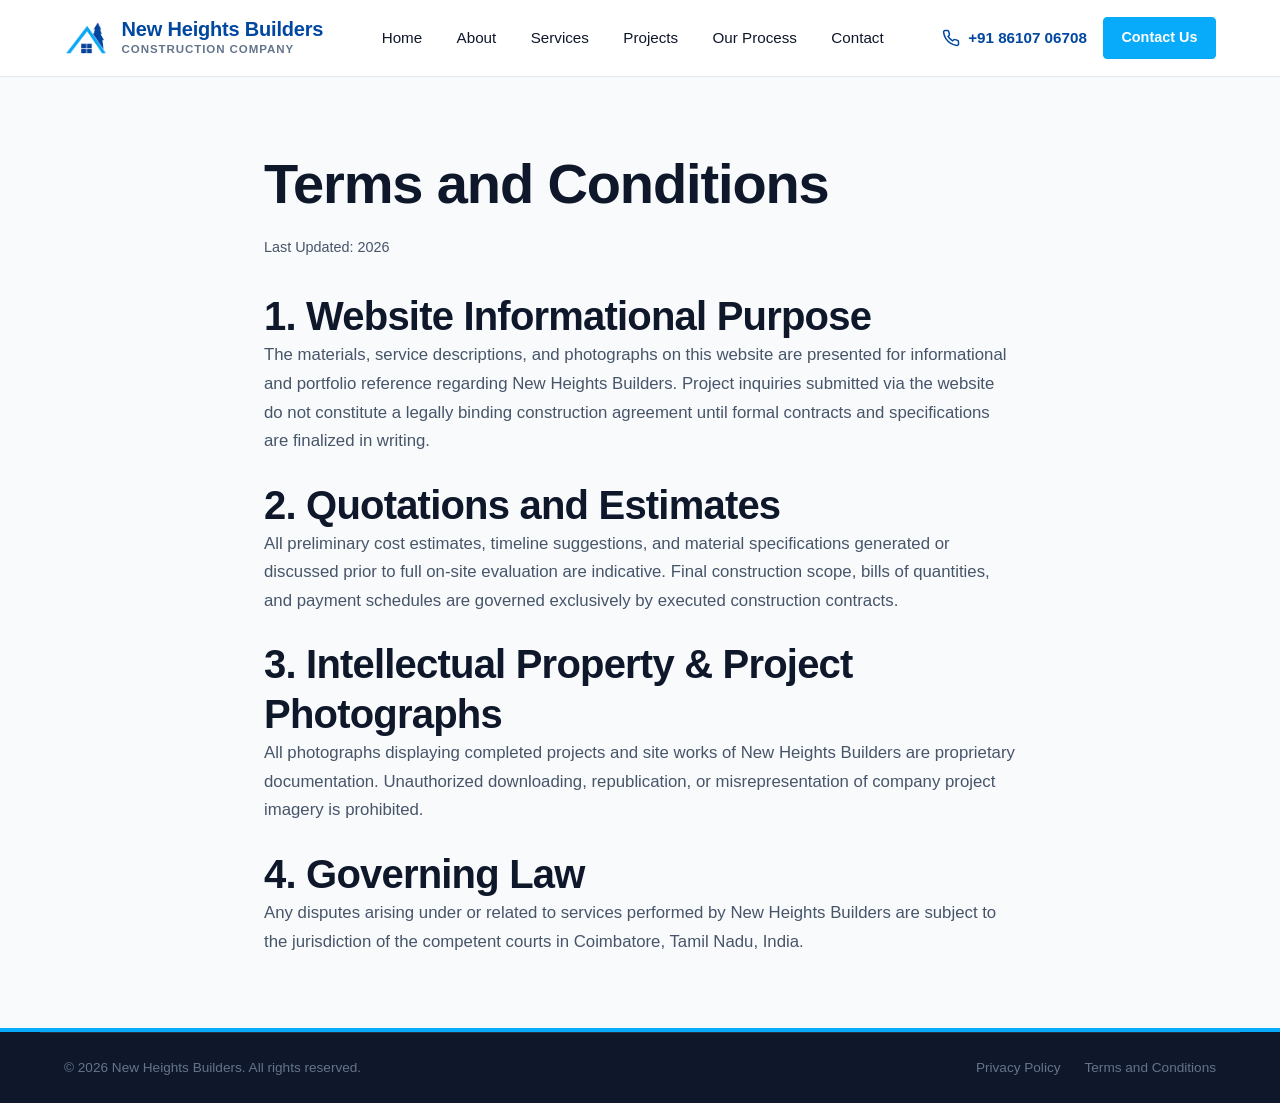
<file: terms.html>
<!DOCTYPE html>
<html lang="en">
<head>
  <meta charset="UTF-8">
  <meta name="viewport" content="width=device-width, initial-scale=1.0">
  <title>Terms & Conditions | New Heights Builders</title>
  <meta name="description" content="Terms and Conditions of service and website usage for New Heights Builders.">
  <link rel="icon" type="image/png" href="assets/icons/favicon.png">
  <link rel="icon" type="image/svg+xml" href="assets/icons/favicon.svg">
  <link rel="stylesheet" href="css/styles.css">
  <link rel="stylesheet" href="css/responsive.css">
</head>
<body>
  <a href="#main-content" class="skip-link">Skip to main content</a>

  <!-- Header -->
  <header class="site-header" role="banner">
    <div class="container header-inner">
      <a href="index.html" class="brand-link" aria-label="New Heights Builders - Return to homepage">
        <img src="assets/icons/logo.png" alt="New Heights Builders Logo" class="brand-logo-img" width="44" height="44">
        <div class="brand-meta">
          <span class="brand-name">New Heights Builders</span>
          <span class="brand-sub">Construction Company</span>
        </div>
      </a>

      <nav id="primary-nav" class="nav-menu" role="navigation" aria-label="Main Navigation">
        <a href="index.html" class="nav-link">Home</a>
        <a href="about.html" class="nav-link">About</a>
        <a href="services.html" class="nav-link">Services</a>
        <a href="projects.html" class="nav-link">Projects</a>
        <a href="process.html" class="nav-link">Our Process</a>
        <a href="contact.html" class="nav-link">Contact</a>
      </nav>

      <div class="header-actions">
        <a href="tel:+918610706708" class="header-phone-link" data-config="phone-link">
          <svg width="18" height="18" viewBox="0 0 24 24" fill="none" stroke="currentColor" stroke-width="2" aria-hidden="true"><path d="M22 16.92v3a2 2 0 0 1-2.18 2 19.79 19.79 0 0 1-8.63-3.07 19.5 19.5 0 0 1-6-6 19.79 19.79 0 0 1-3.07-8.67A2 2 0 0 1 4.11 2h3a2 2 0 0 1 2 1.72 12.84 12.84 0 0 0 .7 2.81 2 2 0 0 1-.45 2.11L8.09 9.91a16 16 0 0 0 6 6l1.27-1.27a2 2 0 0 1 2.11-.45 12.84 12.84 0 0 0 2.81.7A2 2 0 0 1 22 16.92z"></path></svg>
          <span data-config="phone">+91 86107 06708</span>
        </a>
        <a href="contact.html" class="btn btn-amber btn-sm">Contact Us</a>
        <button id="menu-toggle" class="menu-toggle" aria-expanded="false" aria-controls="primary-nav" aria-label="Open navigation menu">
          <svg class="menu-icon" viewBox="0 0 24 24" fill="none" stroke="currentColor" stroke-width="2" aria-hidden="true">
            <line x1="3" y1="12" x2="21" y2="12"></line>
            <line x1="3" y1="6" x2="21" y2="6"></line>
            <line x1="3" y1="18" x2="21" y2="18"></line>
          </svg>
        </button>
      </div>
    </div>
  </header>

  <main id="main-content" class="section">
    <div class="container" style="max-width: 800px;">
      <h1 style="margin-bottom: 1rem;">Terms and Conditions</h1>
      <p style="font-size: 0.9rem; color: var(--color-text-muted); margin-bottom: 2rem;">Last Updated: 2026</p>

      <div style="display: flex; flex-direction: column; gap: 1.5rem; line-height: 1.7;">
        <section>
          <h2>1. Website Informational Purpose</h2>
          <p>The materials, service descriptions, and photographs on this website are presented for informational and portfolio reference regarding New Heights Builders. Project inquiries submitted via the website do not constitute a legally binding construction agreement until formal contracts and specifications are finalized in writing.</p>
        </section>

        <section>
          <h2>2. Quotations and Estimates</h2>
          <p>All preliminary cost estimates, timeline suggestions, and material specifications generated or discussed prior to full on-site evaluation are indicative. Final construction scope, bills of quantities, and payment schedules are governed exclusively by executed construction contracts.</p>
        </section>

        <section>
          <h2>3. Intellectual Property & Project Photographs</h2>
          <p>All photographs displaying completed projects and site works of New Heights Builders are proprietary documentation. Unauthorized downloading, republication, or misrepresentation of company project imagery is prohibited.</p>
        </section>

        <section>
          <h2>4. Governing Law</h2>
          <p>Any disputes arising under or related to services performed by New Heights Builders are subject to the jurisdiction of the competent courts in Coimbatore, Tamil Nadu, India.</p>
        </section>
      </div>
    </div>
  </main>

  <!-- Footer -->
  <footer class="site-footer" role="contentinfo">
    <div class="container footer-bottom">
      <div class="container footer-bottom-inner">
        <div>© <span class="current-year">2026</span> New Heights Builders. All rights reserved.</div>
        <div class="footer-legal-links">
          <a href="privacy.html">Privacy Policy</a>
          <a href="terms.html">Terms and Conditions</a>
        </div>
      </div>
    </div>
  </footer>

  <script src="js/config.js"></script>
  <script src="js/main.js"></script>
</body>
</html>
</file>
<file: css/styles.css>
/**
 * NEW HEIGHTS BUILDERS - Master Stylesheet
 * Architectural Construction Company Aesthetic
 * Color theme aligned with Official Brand Logo (Royal Navy & Azure Blue)
 * Strict Vanilla CSS - Performance & Accessibility Optimized
 */

/* ==========================================================================
   1. CSS Custom Properties (Design System)
   ========================================================================== */
:root {
  /* Brand Palette (Extracted directly from Official Logo) */
  --color-primary: #0047A0;
  /* Deep Royal Navy Blue (Tree & Windows) */
  --color-primary-dark: #002D66;
  /* Midnight Navy */
  --color-primary-light: #0F5FC2;
  /* Royal Blue */
  --color-charcoal: #0F172A;
  /* Slate Charcoal */
  --color-amber: #08AAFA;
  /* Vibrant Azure Sky Blue (Logo Roof Peak) */
  --color-amber-dark: #028ECC;
  /* Deep Azure Blue */
  --color-offwhite: #F8FAFC;
  /* Crisp Architectural Off-White */
  --color-offwhite-alt: #EDF2F7;
  /* Soft Cool Slate Surface */
  --color-concrete: #64748B;
  /* Slate Concrete Gray */
  --color-concrete-light: #E2E8F0;
  /* Clean Structural Border */
  --color-white: #FFFFFF;
  --color-text-main: #0F172A;
  --color-text-muted: #475569;
  --color-text-light: #F8FAFC;

  /* Typography */
  --font-sans: -apple-system, BlinkMacSystemFont, "Segoe UI", Roboto, "Helvetica Neue", Arial, sans-serif;
  --font-mono: ui-monospace, SFMono-Regular, Menlo, Monaco, Consolas, monospace;

  /* Spacing Scale */
  --space-2xs: 0.25rem;
  --space-xs: 0.5rem;
  --space-sm: 0.75rem;
  --space-md: 1rem;
  --space-lg: 1.5rem;
  --space-xl: 2rem;
  --space-2xl: 3rem;
  --space-3xl: 4.5rem;
  --space-4xl: 6rem;

  /* Structural Dimensions */
  --container-max: 1200px;
  --container-wide: 1360px;
  --header-height: 76px;
  --radius-sm: 4px;
  --radius-md: 8px;
  --radius-lg: 14px;
  --radius-full: 9999px;

  /* Shadows (Restrained Architectural Depth) */
  --shadow-sm: 0 1px 3px rgba(15, 23, 42, 0.08);
  --shadow-md: 0 4px 12px rgba(15, 23, 42, 0.08);
  --shadow-lg: 0 12px 30px rgba(15, 23, 42, 0.12);
  --shadow-ambient: 0 20px 40px -15px rgba(0, 71, 160, 0.15);

  /* Transitions */
  --transition-fast: 0.18s ease;
  --transition-normal: 0.28s ease;
}

/* ==========================================================================
   2. Reset & Base Styles
   ========================================================================== */
*,
*::before,
*::after {
  box-sizing: border-box;
  margin: 0;
  padding: 0;
}

html {
  font-size: 16px;
  scroll-behavior: smooth;
  -webkit-text-size-adjust: 100%;
}

@media (prefers-reduced-motion: reduce) {
  html {
    scroll-behavior: auto;
  }

  *,
  *::before,
  *::after {
    animation-duration: 0.01ms !important;
    animation-iteration-count: 1 !important;
    transition-duration: 0.01ms !important;
    scroll-behavior: auto !important;
  }
}

body {
  font-family: var(--font-sans);
  background-color: var(--color-offwhite);
  color: var(--color-text-main);
  line-height: 1.6;
  font-weight: 400;
  overflow-x: hidden;
  min-height: 100vh;
  display: flex;
  flex-direction: column;
}

img,
picture,
svg {
  display: block;
  max-width: 100%;
  height: auto;
}

a {
  color: inherit;
  text-decoration: none;
  transition: color var(--transition-fast);
}

button,
input,
select,
textarea {
  font: inherit;
  color: inherit;
}

/* Accessibility: Focus rings */
:focus-visible {
  outline: 3px solid var(--color-amber);
  outline-offset: 3px;
}

/* Skip link */
.skip-link {
  position: absolute;
  top: -100px;
  left: 1rem;
  background: var(--color-primary);
  color: var(--color-white);
  font-weight: 700;
  padding: 0.75rem 1.25rem;
  border-radius: var(--radius-sm);
  z-index: 9999;
  transition: top var(--transition-fast);
}

.skip-link:focus {
  top: 1rem;
}

/* Visually Hidden */
.sr-only {
  position: absolute;
  width: 1px;
  height: 1px;
  padding: 0;
  margin: -1px;
  overflow: hidden;
  clip: rect(0, 0, 0, 0);
  white-space: nowrap;
  border-width: 0;
}

/* ==========================================================================
   3. Typography Hierarchy
   ========================================================================== */
h1,
h2,
h3,
h4,
h5,
h6 {
  color: var(--color-charcoal);
  font-weight: 700;
  line-height: 1.25;
  letter-spacing: -0.02em;
}

h1 {
  font-size: clamp(2rem, 4.5vw, 3.5rem);
  font-weight: 800;
}

h2 {
  font-size: clamp(1.75rem, 3.2vw, 2.5rem);
}

h3 {
  font-size: clamp(1.25rem, 2vw, 1.65rem);
}

p {
  color: var(--color-text-muted);
  font-size: 1.05rem;
  line-height: 1.7;
}

p.lead {
  font-size: 1.2rem;
  color: var(--color-charcoal);
  line-height: 1.65;
}

.eyebrow {
  display: inline-block;
  font-size: 0.85rem;
  font-weight: 700;
  text-transform: uppercase;
  letter-spacing: 0.1em;
  color: var(--color-primary);
  margin-bottom: var(--space-xs);
}

.eyebrow-light {
  color: var(--color-amber);
}

/* ==========================================================================
   4. Layout Containers
   ========================================================================== */
.container {
  width: 100%;
  max-width: var(--container-max);
  margin-left: auto;
  margin-right: auto;
  padding-left: 1.5rem;
  padding-right: 1.5rem;
}

.container-wide {
  width: 100%;
  max-width: var(--container-wide);
  margin-left: auto;
  margin-right: auto;
  padding-left: 1.5rem;
  padding-right: 1.5rem;
}

.section {
  padding-top: var(--space-3xl);
  padding-bottom: var(--space-3xl);
}

.section-tight {
  padding-top: var(--space-2xl);
  padding-bottom: var(--space-2xl);
}

.section-dark {
  background-color: var(--color-charcoal);
  color: var(--color-text-light);
}

.section-dark h2,
.section-dark h3,
.section-dark h4 {
  color: var(--color-white);
}

.section-dark p {
  color: #CBD5E1;
}

.section-alt {
  background-color: var(--color-white);
}

.section-header {
  margin-bottom: var(--space-2xl);
}

.section-header.text-center {
  text-align: center;
  max-width: 720px;
  margin-left: auto;
  margin-right: auto;
}

/* ==========================================================================
   5. Buttons & Interactive Links
   ========================================================================== */
.btn {
  display: inline-flex;
  align-items: center;
  justify-content: center;
  gap: 0.6rem;
  font-weight: 600;
  font-size: 0.98rem;
  padding: 0.85rem 1.6rem;
  border-radius: var(--radius-sm);
  border: 1.5px solid transparent;
  cursor: pointer;
  transition: all var(--transition-fast);
  white-space: nowrap;
  text-align: center;
}

.btn-primary {
  background-color: var(--color-primary);
  color: var(--color-white);
  border-color: var(--color-primary);
}

.btn-primary:hover {
  background-color: var(--color-primary-dark);
  border-color: var(--color-primary-dark);
  color: var(--color-white);
  box-shadow: 0 4px 14px rgba(0, 71, 160, 0.35);
}

.btn-amber {
  background-color: var(--color-amber);
  color: var(--color-white);
  border-color: var(--color-amber);
}

.btn-amber:hover {
  background-color: var(--color-amber-dark);
  border-color: var(--color-amber-dark);
  color: var(--color-white);
  box-shadow: 0 4px 14px rgba(8, 170, 250, 0.35);
}

.btn-secondary {
  background-color: transparent;
  color: var(--color-charcoal);
  border-color: var(--color-charcoal);
}

.btn-secondary:hover {
  background-color: var(--color-charcoal);
  color: var(--color-white);
}

.btn-outline-light {
  background-color: rgba(255, 255, 255, 0.1);
  backdrop-filter: blur(8px);
  -webkit-backdrop-filter: blur(8px);
  color: var(--color-white);
  border-color: rgba(255, 255, 255, 0.55);
}

.btn-outline-light:hover {
  background-color: var(--color-white);
  color: var(--color-primary);
  border-color: var(--color-white);
  box-shadow: 0 4px 18px rgba(255, 255, 255, 0.25);
}

.btn-sm {
  padding: 0.55rem 1.1rem;
  font-size: 0.9rem;
}

.btn-lg {
  padding: 1rem 2rem;
  font-size: 1.05rem;
}

.btn-icon svg {
  transition: transform var(--transition-fast);
}

.btn:hover .btn-icon svg {
  transform: translateX(3px);
}

.btn-group {
  display: flex;
  flex-wrap: wrap;
  gap: 1rem;
  align-items: center;
}

/* ==========================================================================
   6. Shared Header & Navigation
   ========================================================================== */
.site-header {
  position: sticky;
  top: 0;
  z-index: 1000;
  background-color: rgba(255, 255, 255, 0.94);
  backdrop-filter: blur(12px);
  -webkit-backdrop-filter: blur(12px);
  border-bottom: 1px solid var(--color-concrete-light);
  transition: box-shadow var(--transition-normal), background-color var(--transition-normal);
}

.site-header.is-scrolled {
  box-shadow: var(--shadow-sm);
}

.header-inner {
  display: flex;
  align-items: center;
  justify-content: space-between;
  height: var(--header-height);
}

.brand-link {
  display: flex;
  align-items: center;
  gap: 0.85rem;
  text-decoration: none;
}

.brand-logo-img {
  width: 44px;
  height: 44px;
  object-fit: contain;
  flex-shrink: 0;
}

.brand-meta {
  display: flex;
  flex-direction: column;
}

.brand-name {
  font-size: 1.25rem;
  font-weight: 800;
  color: var(--color-primary);
  line-height: 1.1;
  letter-spacing: -0.01em;
}

.brand-sub {
  font-size: 0.72rem;
  font-weight: 600;
  text-transform: uppercase;
  letter-spacing: 0.08em;
  color: var(--color-concrete);
}

/* Nav Menu Desktop */
.nav-menu {
  display: flex;
  align-items: center;
  gap: 1.75rem;
  list-style: none;
}

.nav-link {
  font-size: 0.95rem;
  font-weight: 500;
  color: var(--color-charcoal);
  padding: 0.5rem 0.2rem;
  position: relative;
}

.nav-link:hover {
  color: var(--color-primary);
}

.nav-link.active {
  color: var(--color-primary);
  font-weight: 700;
}

.nav-link.active::after {
  content: "";
  position: absolute;
  bottom: 0;
  left: 0;
  right: 0;
  height: 2.5px;
  background-color: var(--color-amber);
  border-radius: var(--radius-full);
}

.header-actions {
  display: flex;
  align-items: center;
  gap: 1rem;
}

.header-phone-link {
  display: inline-flex;
  align-items: center;
  gap: 0.5rem;
  font-weight: 600;
  font-size: 0.95rem;
  color: var(--color-primary);
}

.header-phone-link:hover {
  color: var(--color-amber-dark);
}

/* Mobile Menu Toggle */
.menu-toggle {
  display: none;
  background: none;
  border: 1px solid var(--color-concrete-light);
  border-radius: var(--radius-sm);
  padding: 0.5rem;
  cursor: pointer;
  color: var(--color-charcoal);
}

.menu-toggle:focus-visible {
  outline: 2px solid var(--color-primary);
}

.menu-icon {
  width: 24px;
  height: 24px;
  display: block;
}

.menu-icon line {
  transform-box: fill-box;
  transform-origin: center;
  transition: transform var(--transition-normal), opacity var(--transition-normal);
}

.menu-toggle[aria-expanded="true"] .menu-icon line:nth-child(1) {
  opacity: 0;
}

.menu-toggle[aria-expanded="true"] .menu-icon line:nth-child(2) {
  transform: translateY(6px) rotate(45deg);
}

.menu-toggle[aria-expanded="true"] .menu-icon line:nth-child(3) {
  transform: translateY(-6px) rotate(-45deg);
}

/* ==========================================================================
   7. Hero Section
   ========================================================================== */
.hero {
  position: relative;
  background-color: #0A101E;
  color: var(--color-white);
  min-height: calc(90vh - var(--header-height));
  display: flex;
  align-items: center;
  padding-top: var(--space-3xl);
  padding-bottom: var(--space-3xl);
  overflow: hidden;
}

.hero-backdrop {
  position: absolute;
  top: 0;
  left: 0;
  width: 100%;
  height: 100%;
  z-index: 1;
  overflow: hidden;
}

.hero-backdrop picture {
  display: block;
  width: 100%;
  height: 100%;
}

.hero-backdrop img {
  width: 100%;
  height: 100%;
  object-fit: cover;
  object-position: center 30%;
  opacity: 0.95;
  filter: saturate(1.08) contrast(1.03);
  transform: scale(1.02);
  transition: transform 6s cubic-bezier(0.25, 1, 0.5, 1);
}

.hero:hover .hero-backdrop img {
  transform: scale(1.05);
}

.hero-gradient {
  position: absolute;
  top: 0;
  left: 0;
  width: 100%;
  height: 100%;
  background: 
    /* Directional scrim for high text legibility on the left */
    linear-gradient(90deg, 
      rgba(10, 16, 30, 0.88) 0%, 
      rgba(10, 16, 30, 0.74) 38%, 
      rgba(10, 16, 30, 0.32) 65%, 
      rgba(10, 16, 30, 0.12) 100%
    ),
    /* Soft top & bottom framing vignettes */
    linear-gradient(180deg, 
      rgba(10, 16, 30, 0.45) 0%, 
      transparent 25%, 
      transparent 70%, 
      rgba(10, 16, 30, 0.75) 100%
    );
  z-index: 2;
  pointer-events: none;
}

.hero-container {
  position: relative;
  z-index: 3;
  width: 100%;
}

.hero-content {
  max-width: 760px;
}

.hero-badge {
  display: inline-flex;
  align-items: center;
  gap: 0.5rem;
  background-color: rgba(8, 170, 250, 0.16);
  backdrop-filter: blur(12px);
  -webkit-backdrop-filter: blur(12px);
  border: 1px solid rgba(8, 170, 250, 0.45);
  color: #38BDF8;
  padding: 0.45rem 1rem;
  border-radius: var(--radius-full);
  font-size: 0.85rem;
  font-weight: 600;
  margin-bottom: var(--space-md);
  letter-spacing: 0.04em;
  box-shadow: 0 4px 16px rgba(0, 0, 0, 0.25);
}

.hero-title {
  color: var(--color-white);
  margin-bottom: var(--space-md);
  line-height: 1.15;
  text-shadow: 0 2px 14px rgba(0, 0, 0, 0.55), 0 0 30px rgba(0, 0, 0, 0.3);
}

.hero-desc {
  font-size: clamp(1.1rem, 2vw, 1.3rem);
  color: #F1F5F9;
  margin-bottom: var(--space-xl);
  line-height: 1.6;
  max-width: 660px;
  text-shadow: 0 1px 8px rgba(0, 0, 0, 0.5);
}

.hero-features {
  display: grid;
  grid-template-columns: repeat(auto-fit, minmax(210px, 1fr));
  gap: 1.25rem;
  margin-top: var(--space-2xl);
  padding-top: var(--space-xl);
  border-top: 1px solid rgba(255, 255, 255, 0.18);
}

.hero-feat-item {
  display: flex;
  align-items: flex-start;
  gap: 0.85rem;
  background: rgba(15, 23, 42, 0.6);
  backdrop-filter: blur(10px);
  -webkit-backdrop-filter: blur(10px);
  padding: 0.85rem 1.1rem;
  border-radius: var(--radius-md);
  border: 1px solid rgba(255, 255, 255, 0.14);
  box-shadow: 0 4px 18px rgba(0, 0, 0, 0.25);
  transition: transform var(--transition-normal), background var(--transition-normal), border-color var(--transition-normal);
}

.hero-feat-item:hover {
  transform: translateY(-2px);
  background: rgba(15, 23, 42, 0.8);
  border-color: rgba(8, 170, 250, 0.4);
}

.hero-feat-icon {
  color: var(--color-amber);
  flex-shrink: 0;
  margin-top: 2px;
}

.hero-feat-text h4 {
  font-size: 0.95rem;
  color: var(--color-white);
  margin-bottom: 0.15rem;
  font-weight: 700;
}

.hero-feat-text p {
  font-size: 0.82rem;
  color: #CBD5E1;
  line-height: 1.4;
}

/* ==========================================================================
   8. Business Highlights & Google Reviews Bar
   ========================================================================== */
.trust-bar {
  background-color: var(--color-white);
  border-bottom: 1px solid var(--color-concrete-light);
  padding-top: var(--space-lg);
  padding-bottom: var(--space-lg);
}

.trust-inner {
  display: flex;
  align-items: center;
  justify-content: space-between;
  flex-wrap: wrap;
  gap: 1.5rem;
}

.google-review-badge {
  display: inline-flex;
  align-items: center;
  gap: 1rem;
  background-color: var(--color-offwhite);
  border: 1px solid var(--color-concrete-light);
  padding: 0.75rem 1.25rem;
  border-radius: var(--radius-md);
}

.google-logo-box {
  width: 32px;
  height: 32px;
  flex-shrink: 0;
}

.google-stars {
  display: flex;
  align-items: center;
  gap: 2px;
  color: #F59E0B;
  margin-bottom: 2px;
}

.google-meta {
  font-size: 0.88rem;
  color: var(--color-charcoal);
  font-weight: 700;
}

.google-meta span {
  font-weight: 400;
  color: var(--color-text-muted);
}

.highlights-pill-group {
  display: flex;
  align-items: center;
  flex-wrap: wrap;
  gap: 0.75rem;
}

.highlight-pill {
  display: inline-flex;
  align-items: center;
  gap: 0.5rem;
  padding: 0.45rem 0.9rem;
  background-color: var(--color-offwhite);
  border: 1px solid var(--color-concrete-light);
  border-radius: var(--radius-full);
  font-size: 0.86rem;
  font-weight: 600;
  color: var(--color-primary);
}

/* ==========================================================================
   9. Split About Intro Section
   ========================================================================== */
.split-grid {
  display: grid;
  grid-template-columns: 1fr 1fr;
  gap: var(--space-3xl);
  align-items: center;
}

.split-image-wrap {
  position: relative;
  border-radius: var(--radius-md);
  overflow: hidden;
  box-shadow: var(--shadow-lg);
}

.split-image-wrap img {
  width: 100%;
  height: 100%;
  object-fit: cover;
  aspect-ratio: 4/3;
  transition: transform var(--transition-normal);
}

.split-image-wrap:hover img {
  transform: scale(1.02);
}

.split-overlay-card {
  position: absolute;
  bottom: 1.5rem;
  left: 1.5rem;
  right: 1.5rem;
  background-color: rgba(15, 23, 42, 0.92);
  backdrop-filter: blur(8px);
  color: var(--color-white);
  padding: 1.25rem;
  border-radius: var(--radius-sm);
  border-left: 4px solid var(--color-amber);
}

.split-overlay-card h4 {
  color: var(--color-white);
  font-size: 1rem;
  margin-bottom: 0.2rem;
}

.split-overlay-card p {
  color: #CBD5E1;
  font-size: 0.86rem;
  margin-bottom: 0;
}

/* ==========================================================================
   10. Services Section & Grid
   ========================================================================== */
.services-grid {
  display: grid;
  grid-template-columns: repeat(auto-fill, minmax(320px, 1fr));
  gap: 1.75rem;
}

.service-card {
  background-color: var(--color-white);
  border: 1px solid var(--color-concrete-light);
  border-radius: var(--radius-md);
  padding: 2rem;
  display: flex;
  flex-direction: column;
  transition: transform var(--transition-fast), box-shadow var(--transition-fast), border-color var(--transition-fast);
}

.service-card:hover {
  transform: translateY(-4px);
  box-shadow: var(--shadow-md);
  border-color: var(--color-primary);
}

.service-icon-box {
  width: 52px;
  height: 52px;
  border-radius: var(--radius-sm);
  background-color: rgba(8, 170, 250, 0.12);
  color: var(--color-primary);
  display: flex;
  align-items: center;
  justify-content: center;
  margin-bottom: 1.25rem;
  transition: all var(--transition-fast);
}

.service-card:hover .service-icon-box {
  background-color: var(--color-primary);
  color: var(--color-white);
}

.service-card h3 {
  font-size: 1.28rem;
  margin-bottom: 0.65rem;
  color: var(--color-charcoal);
}

.service-card p {
  font-size: 0.95rem;
  line-height: 1.6;
  margin-bottom: 1.5rem;
  flex-grow: 1;
}

.service-card-link {
  display: inline-flex;
  align-items: center;
  gap: 0.5rem;
  font-weight: 600;
  font-size: 0.9rem;
  color: var(--color-primary);
}

.service-card-link:hover {
  color: var(--color-amber-dark);
}

/* ==========================================================================
   11. Project Portfolio Section & Cards
   ========================================================================== */
.portfolio-controls {
  display: flex;
  align-items: center;
  justify-content: center;
  flex-wrap: wrap;
  gap: 0.75rem;
  margin-bottom: var(--space-2xl);
}

.filter-btn {
  background-color: var(--color-white);
  border: 1px solid var(--color-concrete-light);
  color: var(--color-charcoal);
  padding: 0.55rem 1.25rem;
  border-radius: var(--radius-full);
  font-weight: 600;
  font-size: 0.9rem;
  cursor: pointer;
  transition: all var(--transition-fast);
}

.filter-btn:hover {
  background-color: var(--color-offwhite-alt);
}

.filter-btn.active {
  background-color: var(--color-primary);
  color: var(--color-white);
  border-color: var(--color-primary);
}

.projects-grid {
  display: grid;
  grid-template-columns: repeat(auto-fill, minmax(350px, 1fr));
  gap: 2rem;
}

.project-card {
  background-color: var(--color-white);
  border: 1px solid var(--color-concrete-light);
  border-radius: var(--radius-md);
  overflow: hidden;
  box-shadow: var(--shadow-sm);
  transition: transform var(--transition-fast), box-shadow var(--transition-fast);
  display: flex;
  flex-direction: column;
}

.project-card:hover {
  transform: translateY(-4px);
  box-shadow: var(--shadow-md);
}

.project-card.is-hidden {
  display: none !important;
}

.project-media {
  position: relative;
  width: 100%;
  aspect-ratio: 16/11;
  background-color: var(--color-offwhite-alt);
  overflow: hidden;
}

.project-media img {
  width: 100%;
  height: 100%;
  object-fit: cover;
  transition: transform var(--transition-normal);
}

.project-card:hover .project-media img {
  transform: scale(1.03);
}

.project-badge {
  position: absolute;
  top: 1rem;
  right: 1rem;
  background-color: rgba(15, 23, 42, 0.88);
  color: var(--color-amber);
  font-size: 0.75rem;
  font-weight: 700;
  text-transform: uppercase;
  letter-spacing: 0.05em;
  padding: 0.35rem 0.75rem;
  border-radius: var(--radius-sm);
  backdrop-filter: blur(4px);
}

.project-body {
  padding: 1.5rem;
  display: flex;
  flex-direction: column;
  flex-grow: 1;
}

.project-meta {
  display: flex;
  align-items: center;
  justify-content: space-between;
  margin-bottom: 0.5rem;
  font-size: 0.82rem;
}

.project-category {
  color: var(--color-primary);
  font-weight: 700;
  text-transform: uppercase;
  letter-spacing: 0.05em;
}

.project-loc {
  display: inline-flex;
  align-items: center;
  gap: 0.25rem;
  color: var(--color-text-muted);
}

.project-title {
  font-size: 1.25rem;
  margin-bottom: 0.65rem;
  color: var(--color-charcoal);
}

.project-desc {
  font-size: 0.92rem;
  line-height: 1.55;
  margin-bottom: 1.25rem;
  flex-grow: 1;
}

.project-specs {
  display: grid;
  grid-template-columns: 1fr 1fr;
  gap: 0.5rem;
  padding-top: 1rem;
  border-top: 1px solid var(--color-concrete-light);
  font-size: 0.82rem;
}

.spec-item {
  display: flex;
  flex-direction: column;
}

.spec-label {
  color: var(--color-text-muted);
  font-size: 0.75rem;
}

.spec-val {
  color: var(--color-charcoal);
  font-weight: 600;
}

.project-empty-state {
  text-align: center;
  padding: 3rem 1rem;
  grid-column: 1 / -1;
  background-color: var(--color-white);
  border-radius: var(--radius-md);
  border: 1px dashed var(--color-concrete);
}

/* ==========================================================================
   12. Why Choose Us / Principles
   ========================================================================== */
.principles-grid {
  display: grid;
  grid-template-columns: repeat(auto-fill, minmax(260px, 1fr));
  gap: 1.75rem;
}

.principle-card {
  background-color: var(--color-white);
  border: 1px solid var(--color-concrete-light);
  border-radius: var(--radius-md);
  padding: 1.75rem;
  box-shadow: var(--shadow-sm);
  transition: transform var(--transition-fast), box-shadow var(--transition-fast);
}

.principle-card:hover {
  transform: translateY(-3px);
  box-shadow: var(--shadow-md);
}

.principle-number {
  font-size: 1.75rem;
  font-weight: 800;
  color: var(--color-amber);
  margin-bottom: 0.75rem;
  line-height: 1;
}

.section-dark .principle-card h3,
.principle-card h3 {
  color: var(--color-charcoal) !important;
  font-size: 1.2rem;
  font-weight: 700;
  margin-bottom: 0.5rem;
  line-height: 1.35;
}

.section-dark .principle-card p,
.principle-card p {
  color: var(--color-text-muted) !important;
  font-size: 0.95rem;
  line-height: 1.6;
}

/* ==========================================================================
   13. Construction Process Steps
   ========================================================================== */
.process-timeline {
  display: grid;
  grid-template-columns: repeat(auto-fit, minmax(280px, 1fr));
  gap: 1.5rem;
  position: relative;
}

.process-step-card {
  background-color: var(--color-white);
  border: 1px solid var(--color-concrete-light);
  border-radius: var(--radius-md);
  padding: 2rem;
  position: relative;
  display: flex;
  flex-direction: column;
}

.step-header {
  display: flex;
  align-items: center;
  justify-content: space-between;
  margin-bottom: 1rem;
}

.step-num {
  font-size: 2rem;
  font-weight: 800;
  color: var(--color-primary);
  line-height: 1;
}

.step-icon {
  color: var(--color-amber);
}

.process-step-card h3 {
  font-size: 1.25rem;
  margin-bottom: 0.65rem;
}

.process-step-card p {
  font-size: 0.92rem;
  line-height: 1.6;
}

/* ==========================================================================
   14. Accessible Accordion (FAQ)
   ========================================================================== */
.accordion-list {
  max-width: 800px;
  margin-left: auto;
  margin-right: auto;
  display: flex;
  flex-direction: column;
  gap: 0.75rem;
}

.accordion-item {
  background-color: var(--color-white);
  border: 1px solid var(--color-concrete-light);
  border-radius: var(--radius-md);
  overflow: hidden;
}

.accordion-trigger {
  width: 100%;
  display: flex;
  align-items: center;
  justify-content: space-between;
  gap: 1rem;
  padding: 1.25rem 1.5rem;
  background: none;
  border: none;
  cursor: pointer;
  text-align: left;
  font-size: 1.05rem;
  font-weight: 700;
  color: var(--color-charcoal);
  transition: color var(--transition-fast);
}

.accordion-trigger:hover {
  color: var(--color-primary);
}

.accordion-icon {
  flex-shrink: 0;
  width: 20px;
  height: 20px;
  transition: transform var(--transition-fast);
  color: var(--color-primary);
}

.accordion-trigger[aria-expanded="true"] .accordion-icon {
  transform: rotate(180deg);
}

.accordion-panel {
  padding: 0 1.5rem 1.5rem 1.5rem;
}

.accordion-panel[hidden] {
  display: none;
}

.accordion-panel p {
  font-size: 0.96rem;
  line-height: 1.65;
}

/* ==========================================================================
   15. Address & Directions Section
   ========================================================================== */
.location-card {
  background-color: var(--color-white);
  border: 1px solid var(--color-concrete-light);
  border-radius: var(--radius-md);
  padding: 2rem;
  display: flex;
  flex-direction: column;
  gap: 1.25rem;
  box-shadow: var(--shadow-sm);
}

.location-address {
  font-style: normal;
  font-size: 1.1rem;
  line-height: 1.7;
  color: var(--color-charcoal);
  font-weight: 500;
}

/* ==========================================================================
   16. Forms, Inputs, Review Modal
   ========================================================================== */
.form-shell {
  background-color: var(--color-white);
  border: 1px solid var(--color-concrete-light);
  border-radius: var(--radius-md);
  padding: 2.5rem;
  box-shadow: var(--shadow-md);
}

.form-grid {
  display: grid;
  grid-template-columns: 1fr 1fr;
  gap: 1.5rem;
}

.form-group {
  display: flex;
  flex-direction: column;
  gap: 0.4rem;
}

.form-group.span-full {
  grid-column: 1 / -1;
}

.form-label {
  font-size: 0.92rem;
  font-weight: 600;
  color: var(--color-charcoal);
}

.form-label .req {
  color: #DC2626;
}

.form-label .opt {
  color: var(--color-text-muted);
  font-size: 0.8rem;
  font-weight: 400;
}

.form-control {
  width: 100%;
  padding: 0.8rem 1rem;
  font-size: 0.98rem;
  border: 1px solid var(--color-concrete-light);
  border-radius: var(--radius-sm);
  background-color: #FAFAFA;
  color: var(--color-charcoal);
  transition: border-color var(--transition-fast), background-color var(--transition-fast);
}

.form-control:focus {
  background-color: var(--color-white);
  border-color: var(--color-primary);
  outline: 3px solid rgba(0, 71, 160, 0.2);
}

.form-control.is-invalid {
  border-color: #DC2626;
  background-color: #FEF2F2;
}

.form-error {
  color: #DC2626;
  font-size: 0.82rem;
  font-weight: 500;
}

.form-status-notice {
  padding: 1rem 1.25rem;
  border-radius: var(--radius-sm);
  margin-bottom: 1.5rem;
  font-weight: 500;
  font-size: 0.95rem;
}

.alert-info {
  background-color: #EFF6FF;
  color: #1E40AF;
  border: 1px solid #BFDBFE;
}

/* Modal Review Dialog */
.modal-overlay {
  position: fixed;
  top: 0;
  left: 0;
  width: 100%;
  height: 100%;
  background-color: rgba(15, 23, 42, 0.7);
  backdrop-filter: blur(4px);
  z-index: 2000;
  display: flex;
  align-items: center;
  justify-content: center;
  padding: 1.5rem;
}

.modal-overlay[hidden] {
  display: none !important;
}

.modal-card {
  background-color: var(--color-white);
  border-radius: var(--radius-md);
  max-width: 620px;
  width: 100%;
  max-height: 90vh;
  display: flex;
  flex-direction: column;
  box-shadow: var(--shadow-lg);
  overflow: hidden;
}

.modal-header {
  padding: 1.25rem 1.75rem;
  border-bottom: 1px solid var(--color-concrete-light);
  display: flex;
  align-items: center;
  justify-content: space-between;
}

.modal-header h3 {
  font-size: 1.25rem;
}

.modal-body {
  padding: 1.75rem;
  overflow-y: auto;
}

.review-row {
  display: flex;
  justify-content: space-between;
  padding: 0.6rem 0;
  border-bottom: 1px solid var(--color-offwhite-alt);
  font-size: 0.94rem;
}

.review-row strong {
  color: var(--color-charcoal);
  min-width: 140px;
}

.review-row span {
  color: var(--color-text-muted);
  text-align: right;
}

.review-row.review-desc {
  flex-direction: column;
  gap: 0.4rem;
}

.review-row.review-desc span,
.review-row.review-desc p {
  text-align: left;
  font-size: 0.92rem;
  background-color: var(--color-offwhite);
  padding: 0.75rem;
  border-radius: var(--radius-sm);
}

.modal-footer {
  padding: 1.25rem 1.75rem;
  background-color: var(--color-offwhite);
  border-top: 1px solid var(--color-concrete-light);
  display: flex;
  justify-content: flex-end;
  gap: 0.75rem;
  flex-wrap: wrap;
}

/* ==========================================================================
   17. Shared Footer
   ========================================================================== */
.site-footer {
  background-color: var(--color-charcoal);
  color: var(--color-text-light);
  margin-top: auto;
  border-top: 4px solid var(--color-amber);
}

.footer-top {
  padding-top: var(--space-3xl);
  padding-bottom: var(--space-3xl);
}

.footer-grid {
  display: grid;
  grid-template-columns: 2fr 1fr 1.5fr 1.5fr;
  gap: 2.5rem;
}

.footer-brand h3 {
  color: var(--color-white);
  font-size: 1.4rem;
  margin-bottom: 0.5rem;
}

.footer-brand p {
  color: #94A3B8;
  font-size: 0.92rem;
  margin-bottom: 1.25rem;
  max-width: 320px;
}

.footer-col h4 {
  color: var(--color-amber);
  font-size: 1rem;
  text-transform: uppercase;
  letter-spacing: 0.08em;
  margin-bottom: 1.25rem;
}

.footer-nav {
  list-style: none;
  display: flex;
  flex-direction: column;
  gap: 0.65rem;
}

.footer-nav a {
  color: #CBD5E1;
  font-size: 0.92rem;
  transition: color var(--transition-fast);
}

.footer-nav a:hover {
  color: var(--color-amber);
}

.footer-contact-item {
  display: flex;
  gap: 0.75rem;
  margin-bottom: 0.85rem;
  color: #CBD5E1;
  font-size: 0.92rem;
  line-height: 1.5;
}

.footer-contact-item svg {
  color: var(--color-amber);
  flex-shrink: 0;
  margin-top: 0.2rem;
}

.footer-bottom {
  border-top: 1px solid rgba(255, 255, 255, 0.1);
  padding: 1.5rem 0;
}

.footer-bottom-inner {
  display: flex;
  align-items: center;
  justify-content: space-between;
  flex-wrap: wrap;
  gap: 1rem;
  font-size: 0.85rem;
  color: #64748B;
}

.footer-legal-links {
  display: flex;
  gap: 1.5rem;
}

.footer-legal-links a:hover {
  color: var(--color-white);
}

/* ==========================================================================
   18. Floating WhatsApp CTA Button
   ========================================================================== */
.floating-whatsapp {
  position: fixed;
  bottom: 1.75rem;
  right: 1.75rem;
  z-index: 990;
  background-color: #25D366;
  color: var(--color-white);
  display: inline-flex;
  align-items: center;
  gap: 0.6rem;
  padding: 0.75rem 1.25rem;
  border-radius: var(--radius-full);
  box-shadow: 0 4px 16px rgba(37, 211, 102, 0.4);
  font-weight: 700;
  font-size: 0.92rem;
  transition: transform var(--transition-fast), box-shadow var(--transition-fast);
  text-decoration: none;
}

.floating-whatsapp:hover {
  transform: translateY(-3px) scale(1.02);
  box-shadow: 0 8px 24px rgba(37, 211, 102, 0.5);
  color: var(--color-white);
}

.floating-whatsapp svg {
  width: 24px;
  height: 24px;
  flex-shrink: 0;
}
</file>
<file: css/responsive.css>
/**
 * NEW HEIGHTS BUILDERS - Responsive Stylesheet
 * Breakpoints:
 * - Mobile Small: 320px - 480px
 * - Tablet: 768px
 * - Laptop / Desktop: 1024px
 * - Wide: 1440px - 1920px
 */

/* ==========================================================================
   Mobile & Tablet Navigation (< 1024px)
   ========================================================================== */
@media (max-width: 1023px) {
  .site-header {
    backdrop-filter: none !important;
    -webkit-backdrop-filter: none !important;
  }

  .menu-toggle {
    display: flex;
    align-items: center;
    justify-content: center;
    position: relative;
    z-index: 1001;
  }

  .nav-menu {
    position: fixed;
    top: var(--header-height);
    left: 0;
    right: 0;
    bottom: 0;
    width: 100%;
    width: 100vw;
    height: calc(100vh - var(--header-height));
    height: calc(100dvh - var(--header-height));
    max-height: calc(100dvh - var(--header-height));
    background-color: #ffffff;
    display: flex;
    flex-direction: column;
    align-items: stretch;
    justify-content: flex-start;
    padding: 1.5rem 1.25rem 3rem;
    gap: 0.5rem;
    overflow-y: auto;
    -webkit-overflow-scrolling: touch;
    overscroll-behavior: contain;
    z-index: 9999;
    border-top: 1px solid var(--color-concrete-light);
    box-shadow: 0 20px 25px -5px rgba(0, 0, 0, 0.1), 0 10px 10px -5px rgba(0, 0, 0, 0.04);
    
    /* Smooth slide & fade transition */
    opacity: 0;
    visibility: hidden;
    pointer-events: none;
    transform: translateY(-8px);
    transition: opacity 0.25s ease, transform 0.25s ease, visibility 0.25s ease;
  }

  .nav-menu.is-open {
    opacity: 1;
    visibility: visible;
    pointer-events: auto;
    transform: translateY(0);
  }

  .nav-link {
    font-size: 1.15rem;
    font-weight: 600;
    color: var(--color-charcoal);
    padding: 0.95rem 1.15rem;
    border-radius: var(--radius-md);
    display: flex;
    align-items: center;
    justify-content: space-between;
    border-bottom: 1px solid rgba(0, 0, 0, 0.05);
    transition: background-color var(--transition-fast), color var(--transition-fast), padding-left var(--transition-fast);
  }

  .nav-link:hover,
  .nav-link:focus,
  .nav-link.active {
    background-color: var(--color-offwhite-alt);
    color: var(--color-primary);
    padding-left: 1.4rem;
  }

  .nav-link.active::after {
    display: none;
  }

  body.nav-locked {
    overflow: hidden;
    touch-action: none;
  }

  .header-actions .header-phone-link {
    display: none;
  }

  .header-actions .btn {
    width: auto;
    padding: 0.45rem 0.85rem;
    font-size: 0.85rem;
    white-space: nowrap;
  }

  /* Split layout stacks on mobile */
  .split-grid {
    grid-template-columns: 1fr;
    gap: var(--space-xl);
  }

  /* Footer stacks */
  .footer-grid {
    grid-template-columns: 1fr 1fr;
    gap: 2rem;
  }

  .footer-brand {
    grid-column: 1 / -1;
  }
}

/* ==========================================================================
   Tablets (< 768px)
   ========================================================================== */
@media (max-width: 767px) {
  :root {
    --header-height: 68px;
  }

  .section {
    padding-top: var(--space-2xl);
    padding-bottom: var(--space-2xl);
  }

  .hero {
    min-height: auto;
    padding-top: var(--space-2xl);
    padding-bottom: var(--space-2xl);
  }

  .hero-gradient {
    background: 
      linear-gradient(180deg, 
        rgba(10, 16, 30, 0.82) 0%, 
        rgba(10, 16, 30, 0.65) 50%, 
        rgba(10, 16, 30, 0.88) 100%
      );
  }

  .hero-desc {
    font-size: 1.05rem;
  }

  .trust-inner {
    flex-direction: column;
    align-items: flex-start;
    gap: 1.25rem;
  }

  .google-review-badge {
    width: 100%;
    justify-content: flex-start;
  }

  .services-grid,
  .projects-grid,
  .principles-grid,
  .process-timeline {
    grid-template-columns: 1fr;
  }

  .form-grid {
    grid-template-columns: 1fr;
  }

  .form-group.span-full {
    grid-column: 1;
  }

  .form-shell {
    padding: 1.5rem;
  }

  .footer-grid {
    grid-template-columns: 1fr;
    gap: 2rem;
  }

  .footer-bottom-inner {
    flex-direction: column;
    align-items: flex-start;
    gap: 0.75rem;
  }

  .floating-whatsapp span {
    display: none;
  }

  .floating-whatsapp {
    padding: 0.85rem;
    bottom: 1.25rem;
    right: 1.25rem;
    border-radius: var(--radius-full);
  }
}

/* ==========================================================================
   Small Mobile (< 480px)
   ========================================================================== */
@media (max-width: 479px) {
  .container,
  .container-wide {
    padding-left: 1rem;
    padding-right: 1rem;
  }

  .brand-name {
    font-size: 1.05rem;
  }

  .brand-logo-img {
    width: 36px;
    height: 36px;
  }

  .btn {
    width: 100%;
  }

  .header-actions .btn {
    display: none;
  }

  .btn-group {
    flex-direction: column;
    width: 100%;
  }

  .btn-group .btn {
    width: 100%;
  }

  .hero-features {
    grid-template-columns: 1fr;
    gap: 1rem;
  }

  .project-specs {
    grid-template-columns: 1fr;
  }

  .portfolio-controls {
    justify-content: flex-start;
    overflow-x: auto;
    padding-bottom: 0.5rem;
    flex-wrap: nowrap;
    -webkit-overflow-scrolling: touch;
  }

  .filter-btn {
    flex-shrink: 0;
  }

  .modal-overlay {
    padding: 0.5rem;
  }

  .modal-card {
    max-height: 95vh;
  }

  .modal-body {
    padding: 1rem;
  }

  .review-row {
    flex-direction: column;
    align-items: flex-start;
    gap: 0.2rem;
  }

  .review-row span {
    text-align: left;
  }

  .modal-footer {
    flex-direction: column;
    align-items: stretch;
  }

  .modal-footer .btn {
    width: 100%;
  }
}

/* ==========================================================================
   Wide Displays (>= 1440px)
   ========================================================================== */
@media (min-width: 1440px) {
  :root {
    --container-max: 1320px;
  }

  .hero-content {
    max-width: 860px;
  }

  .hero-title {
    font-size: 3.75rem;
  }
}
</file>
